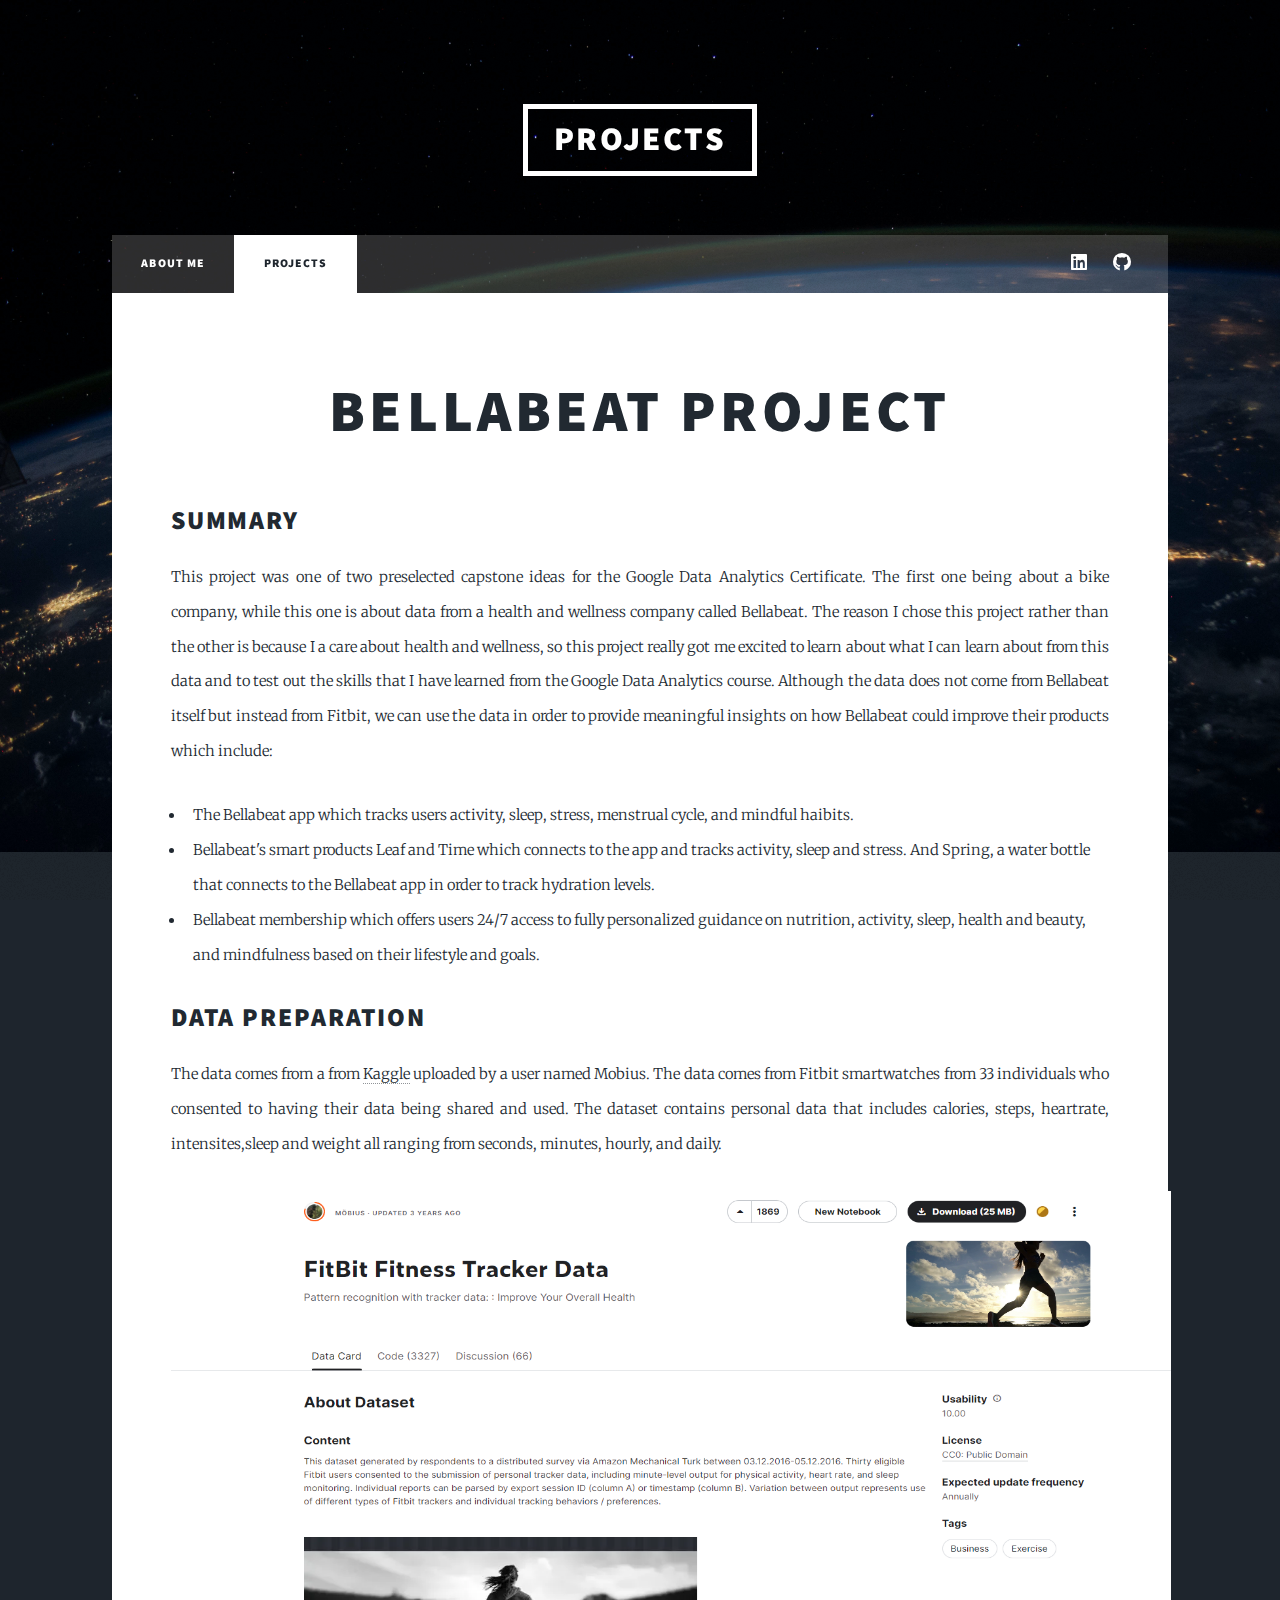
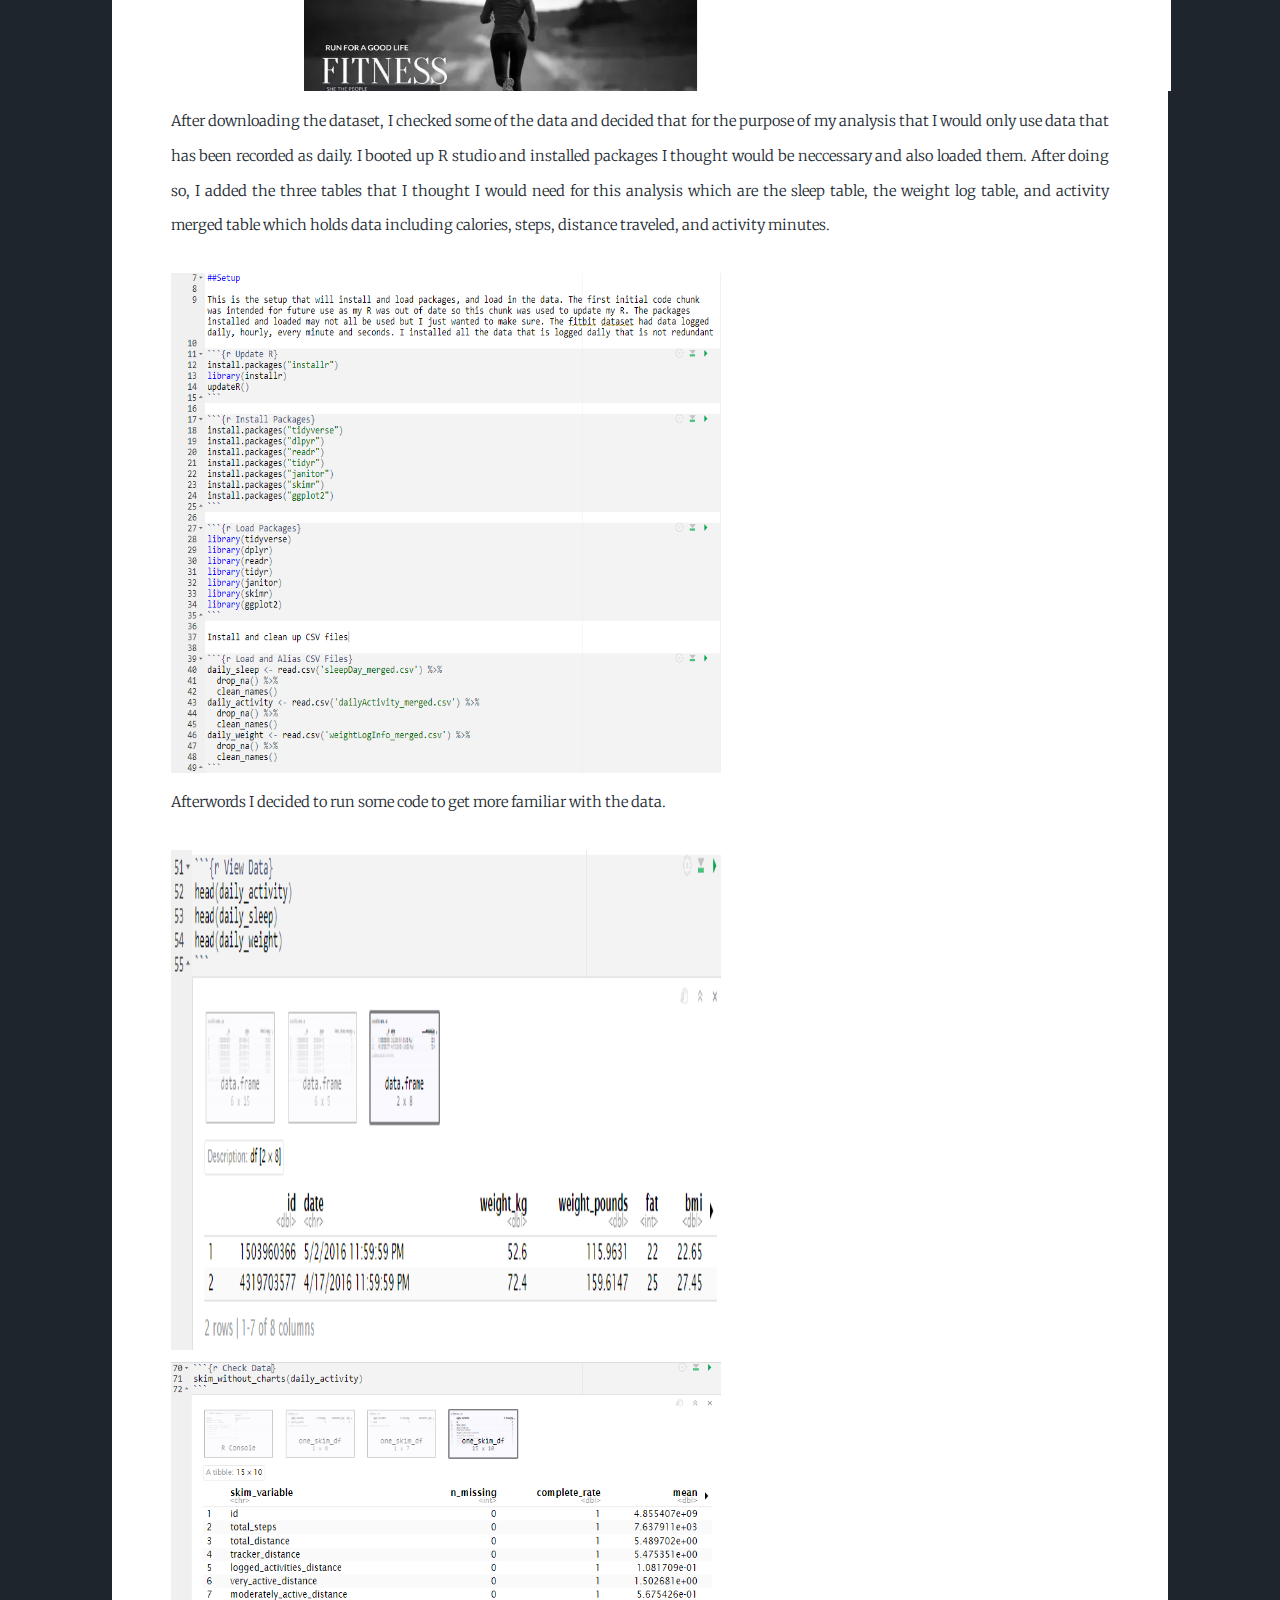
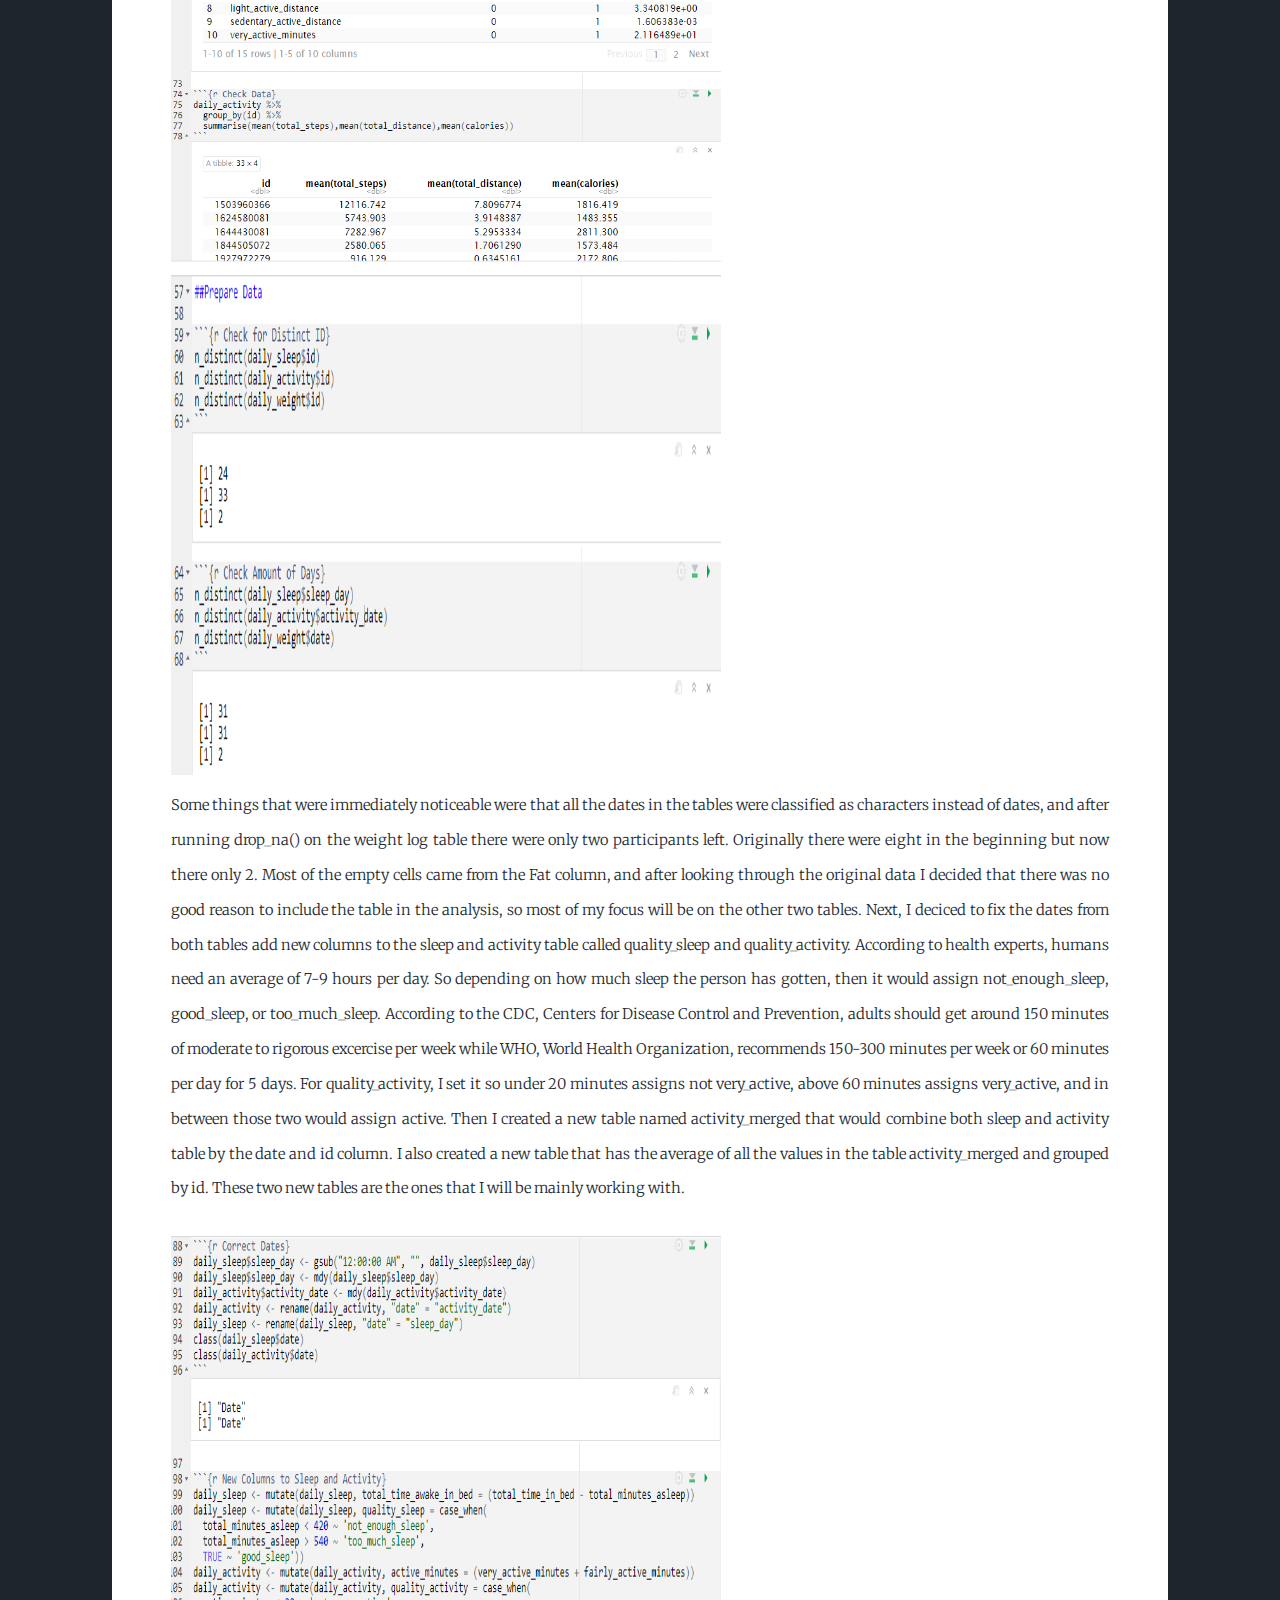
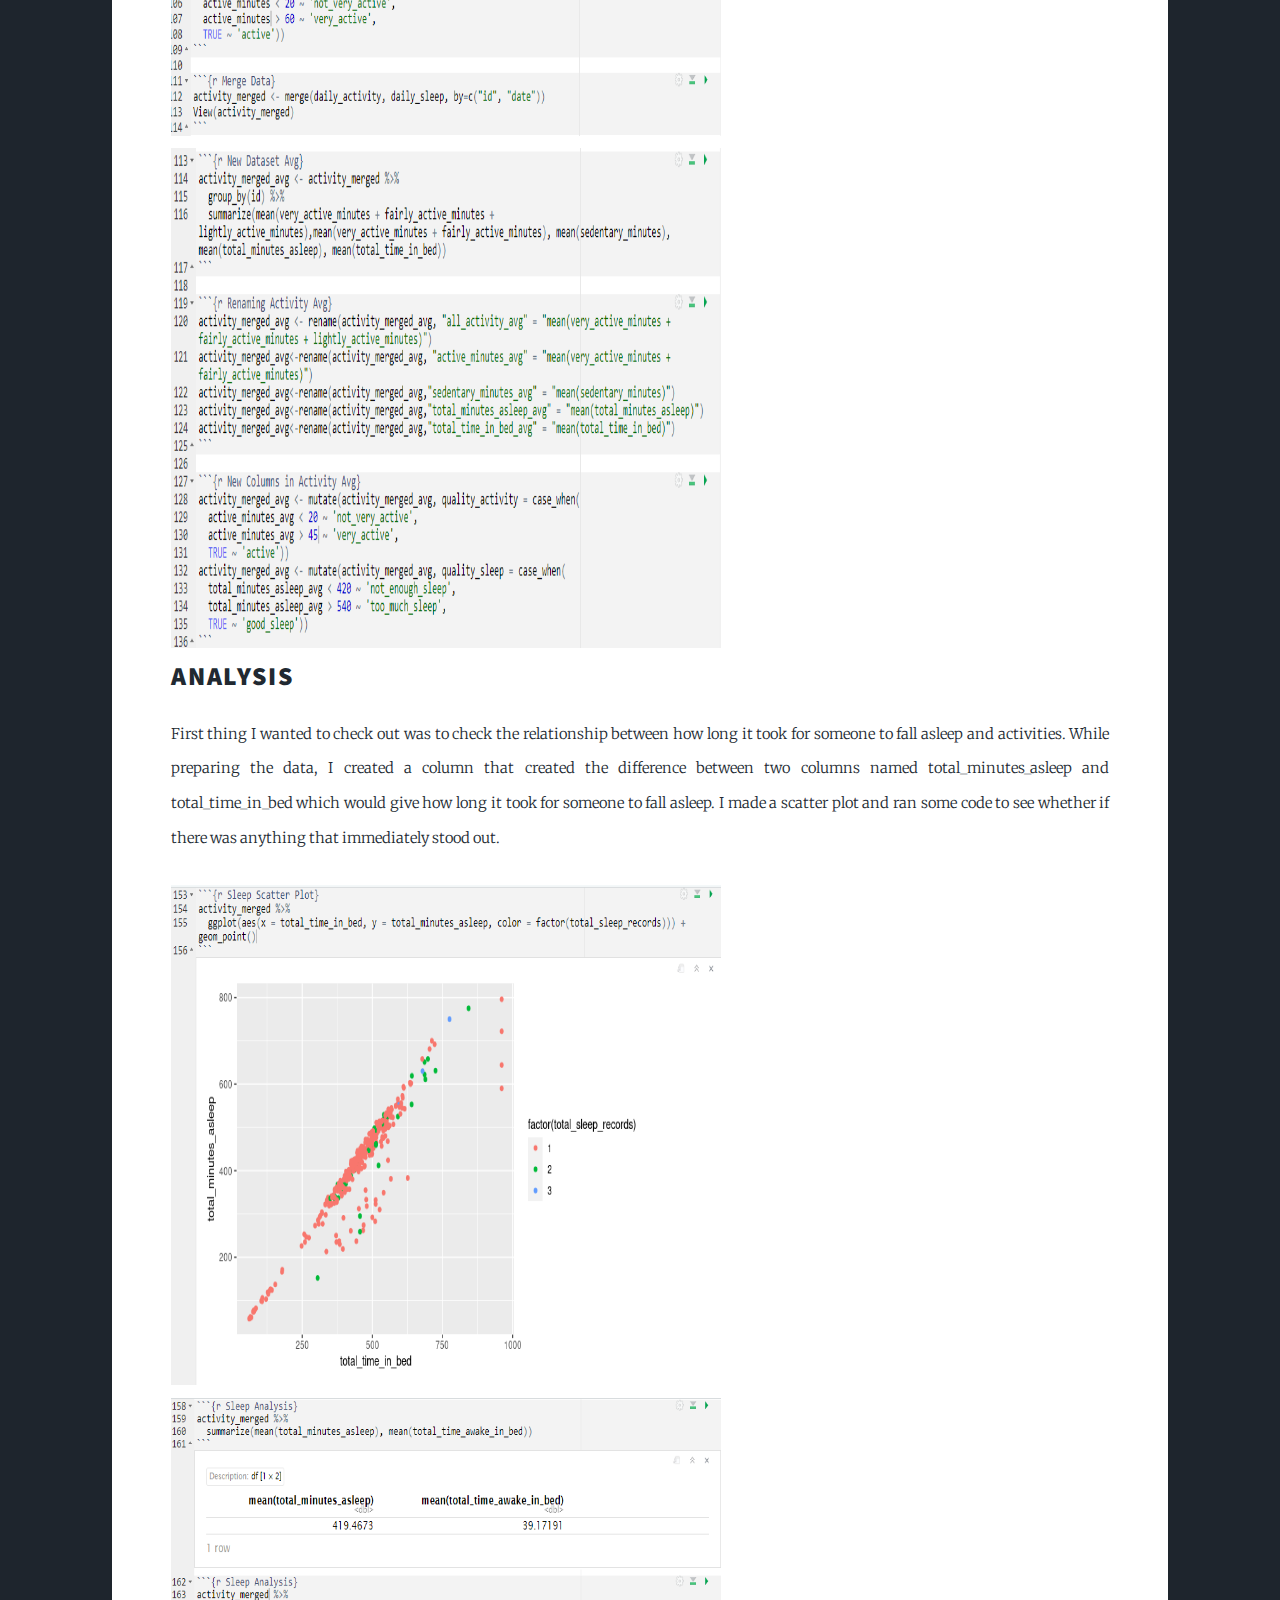
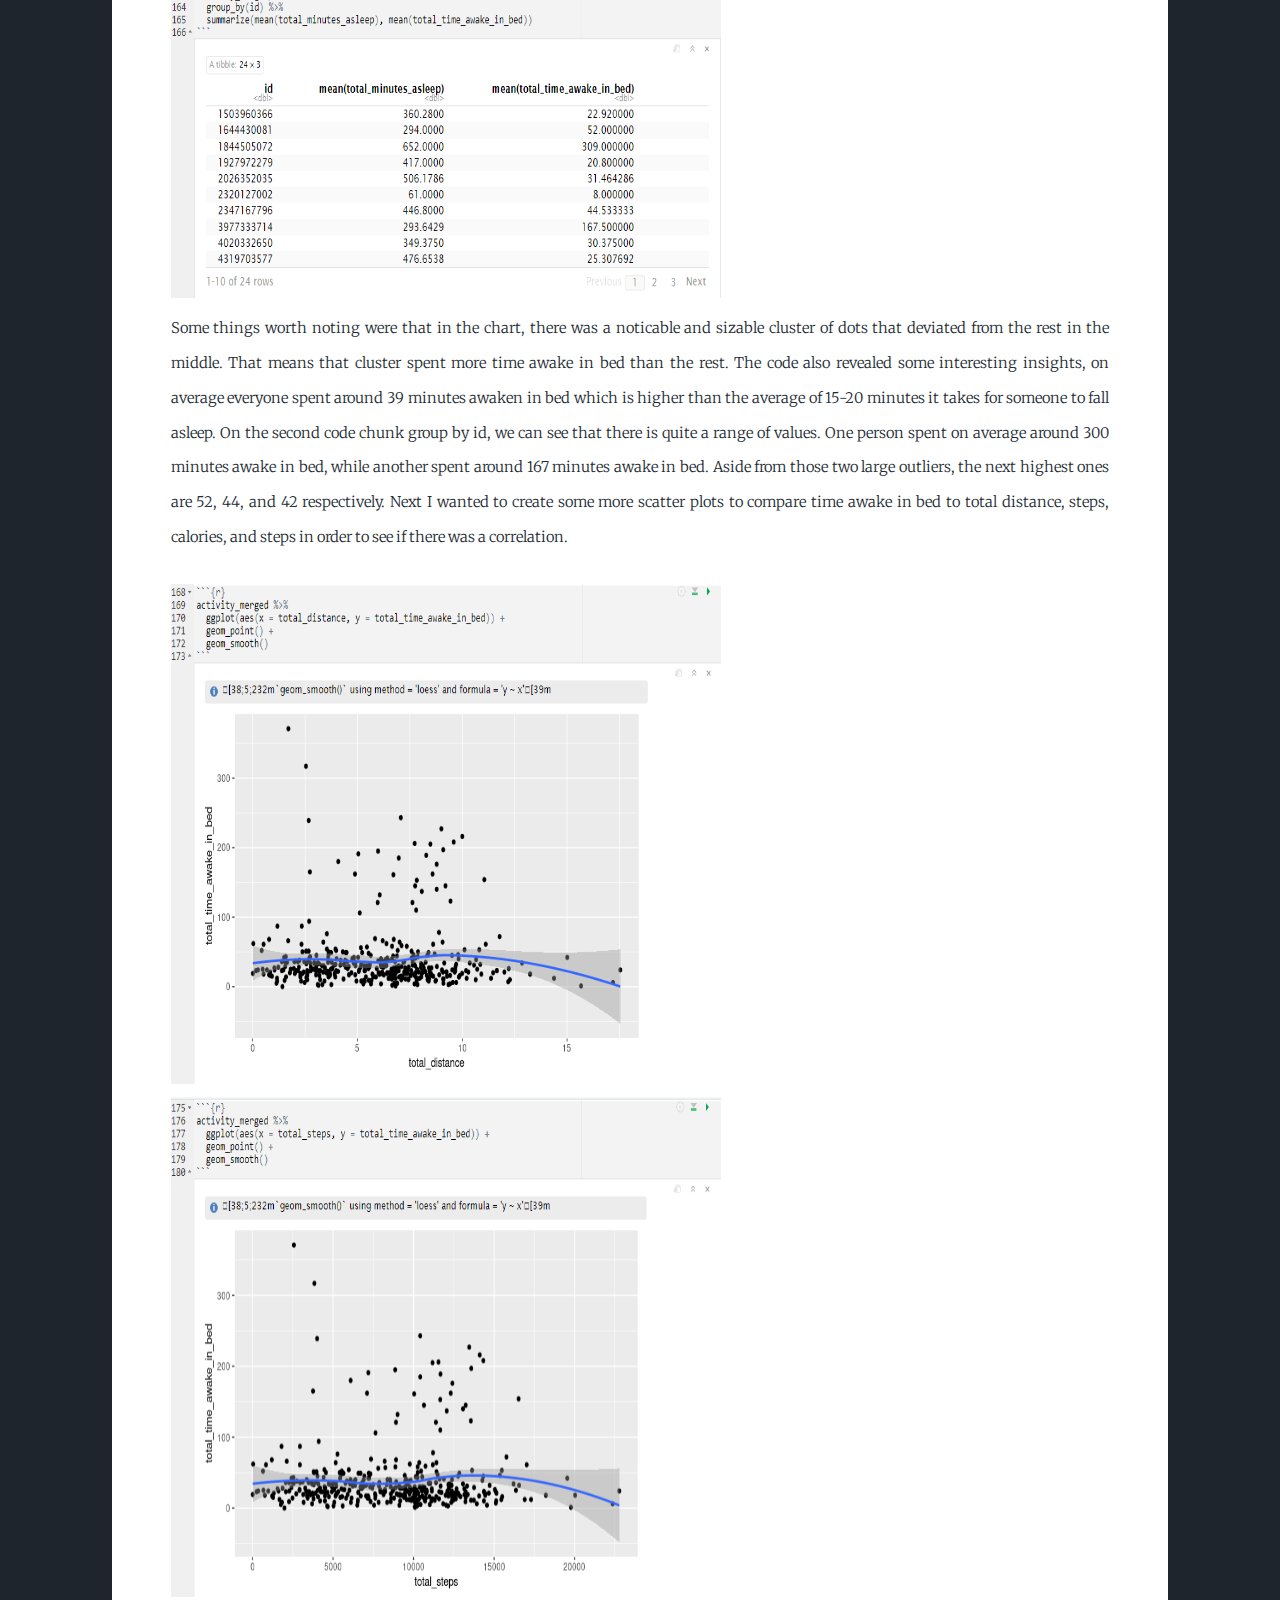
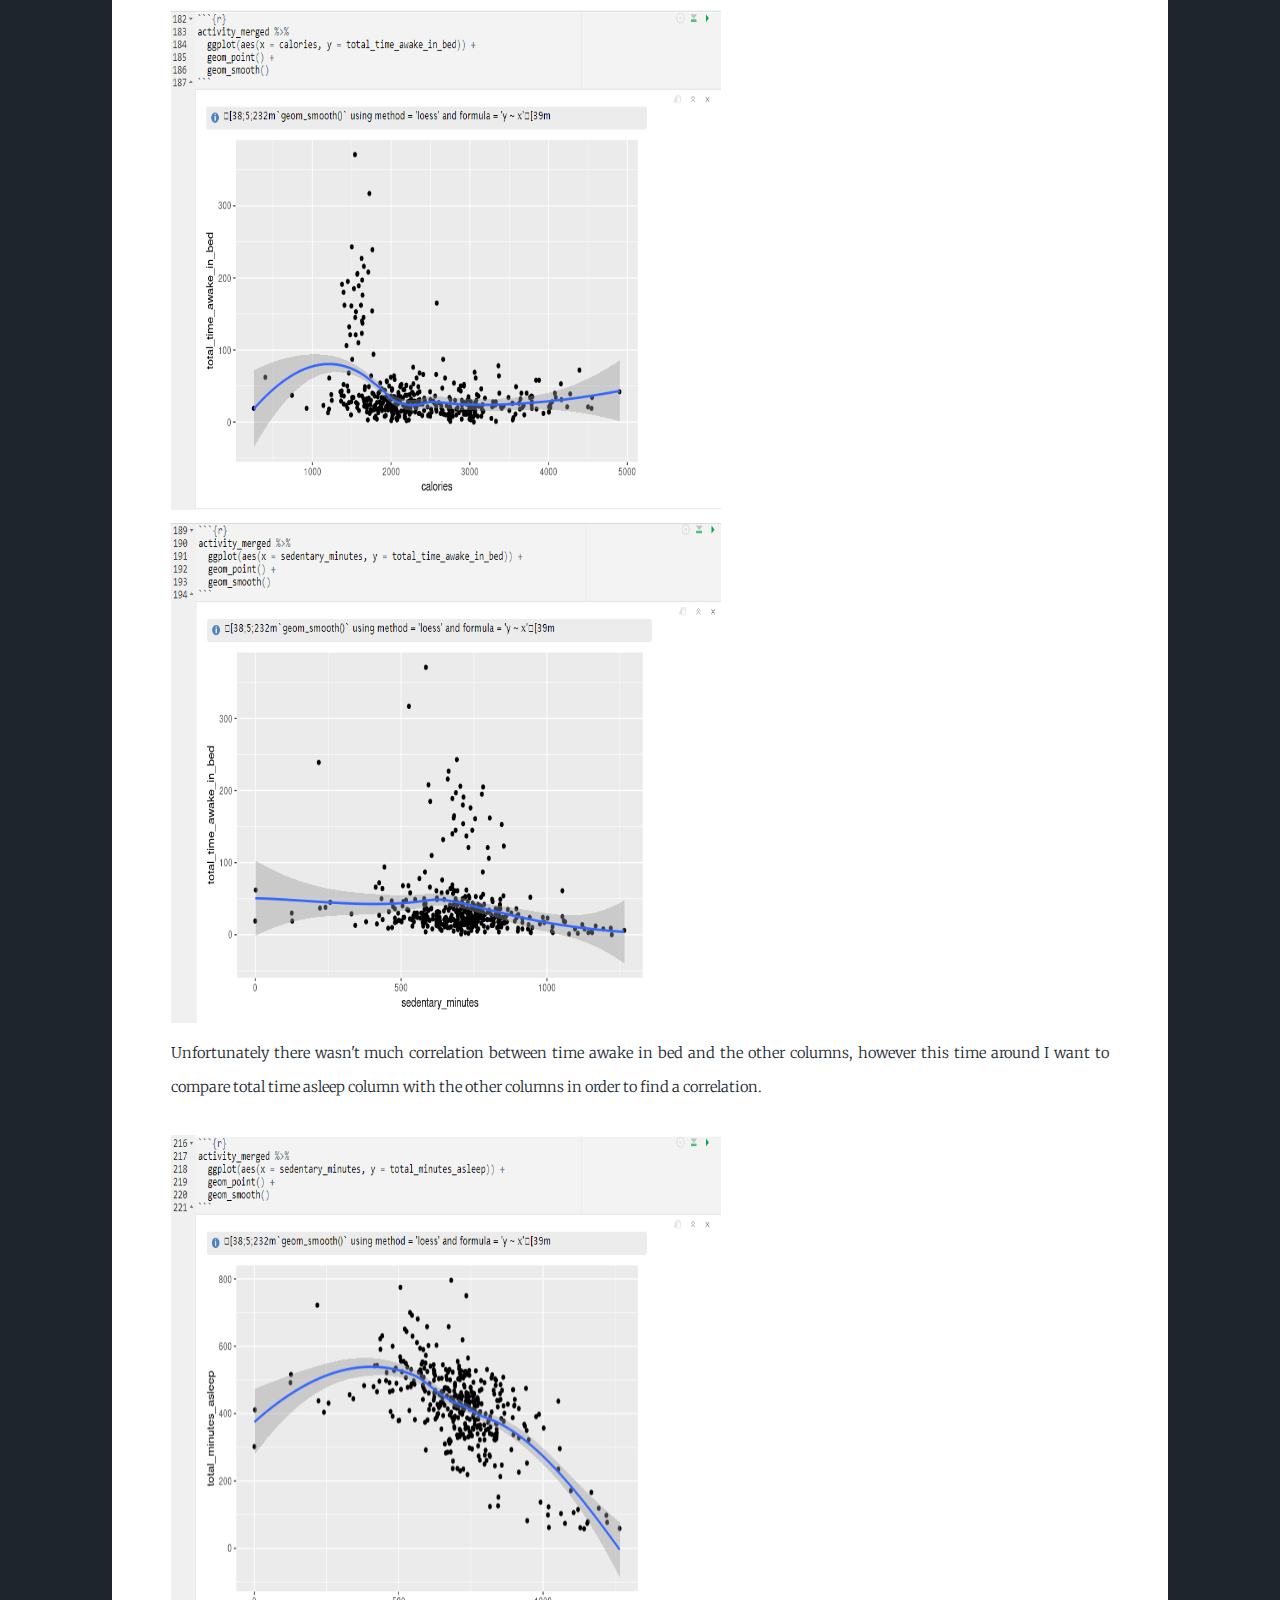
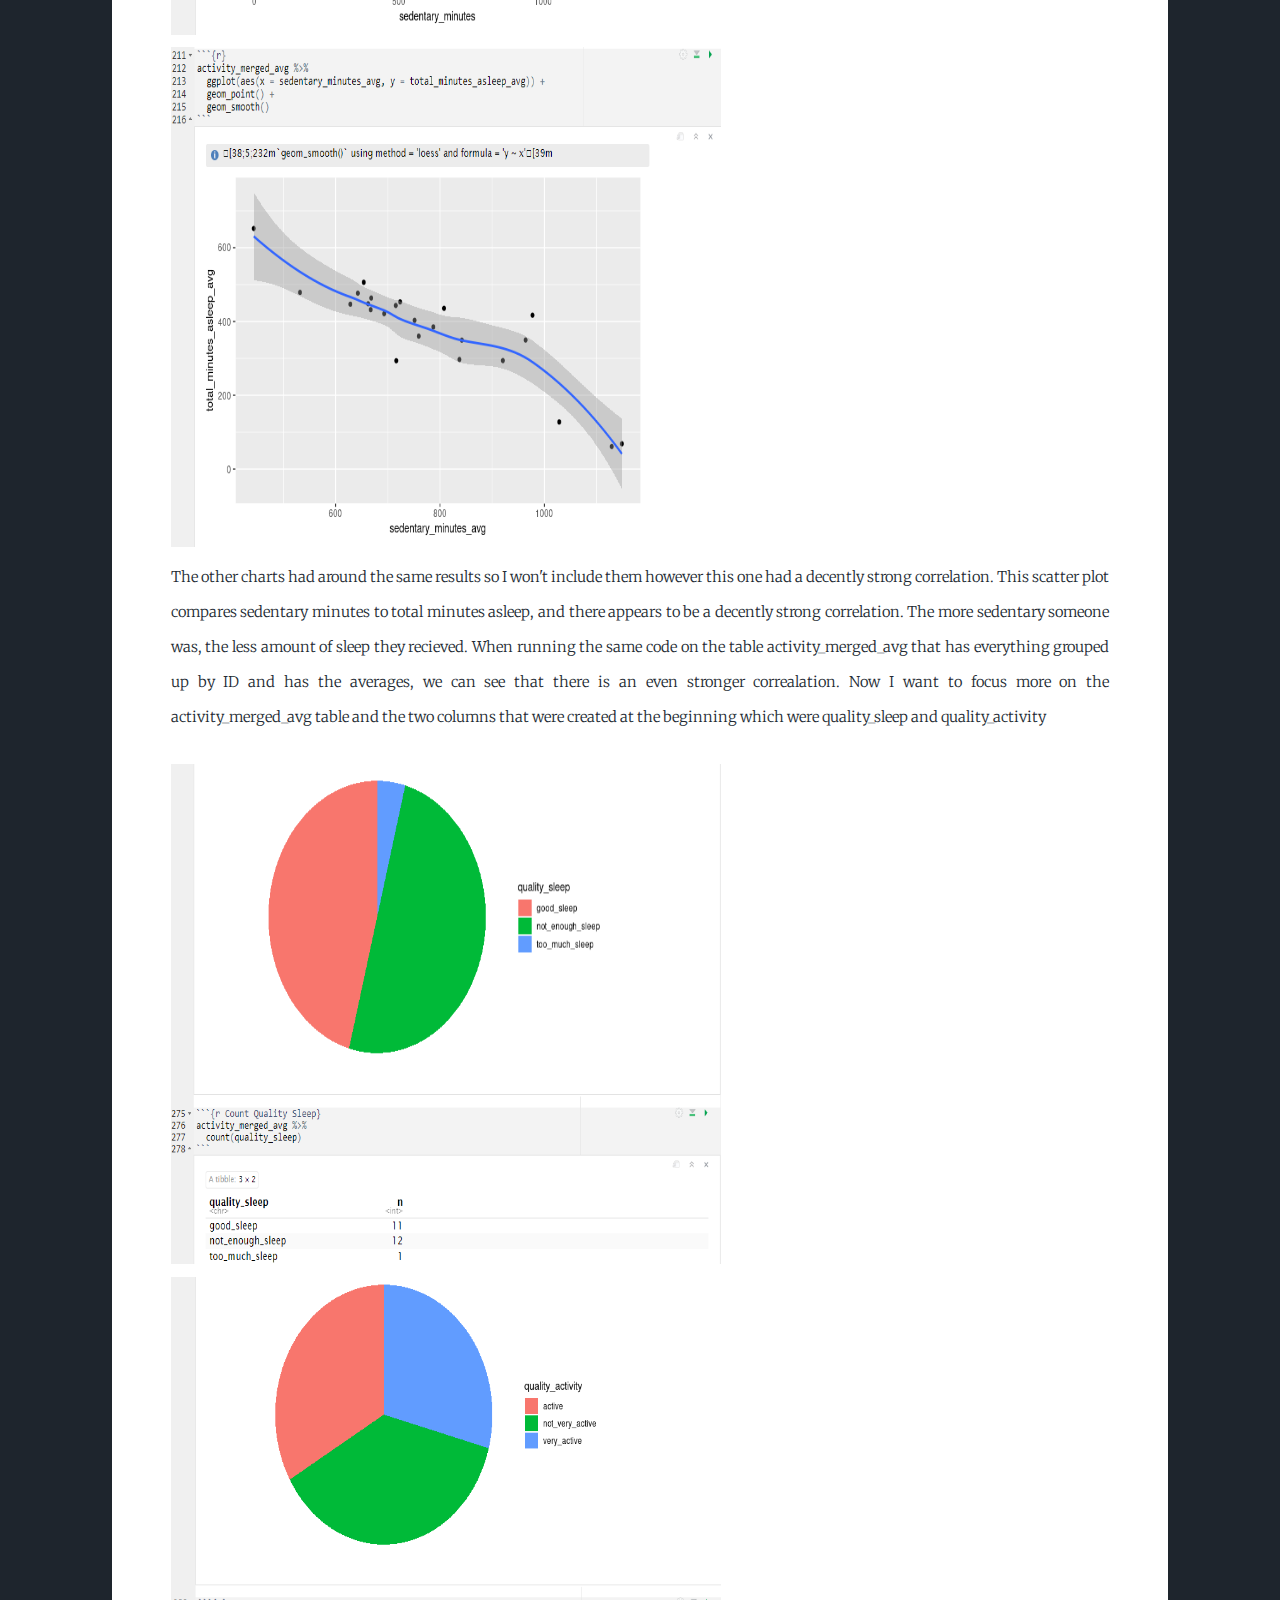
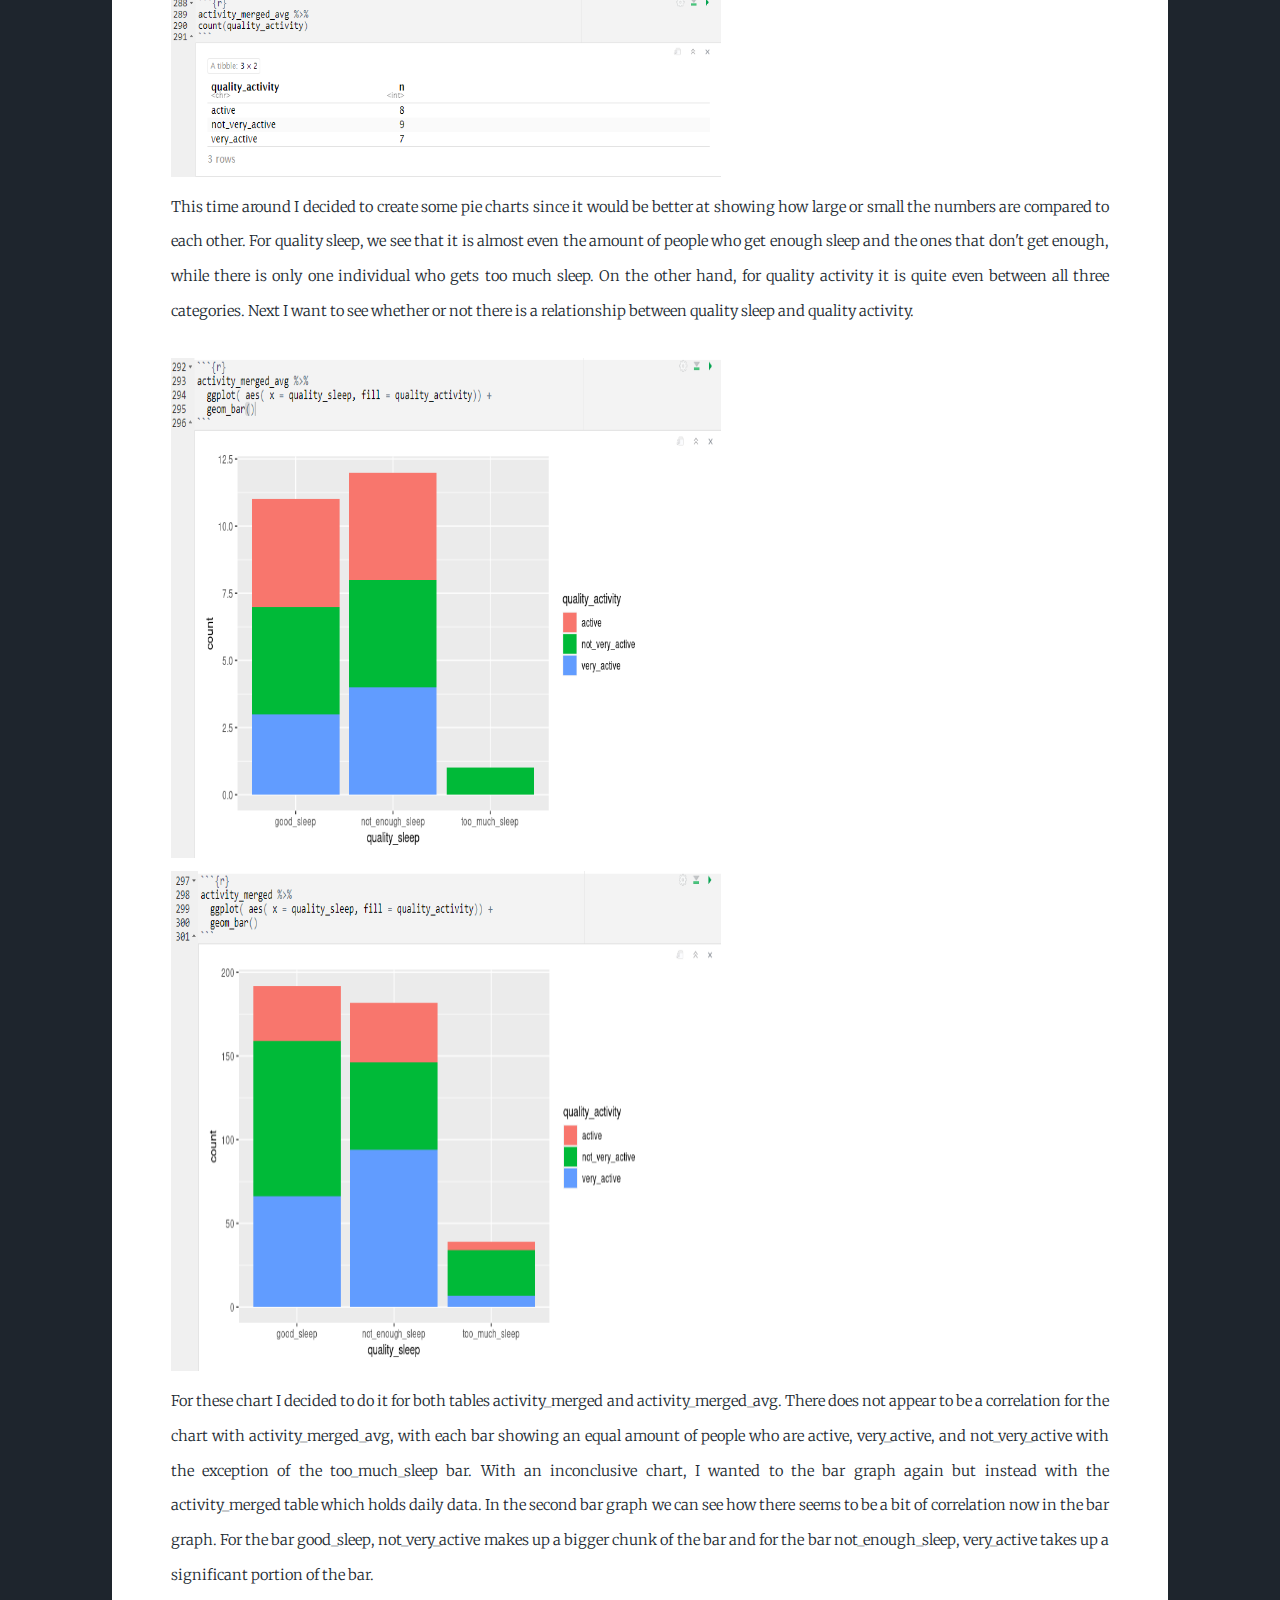
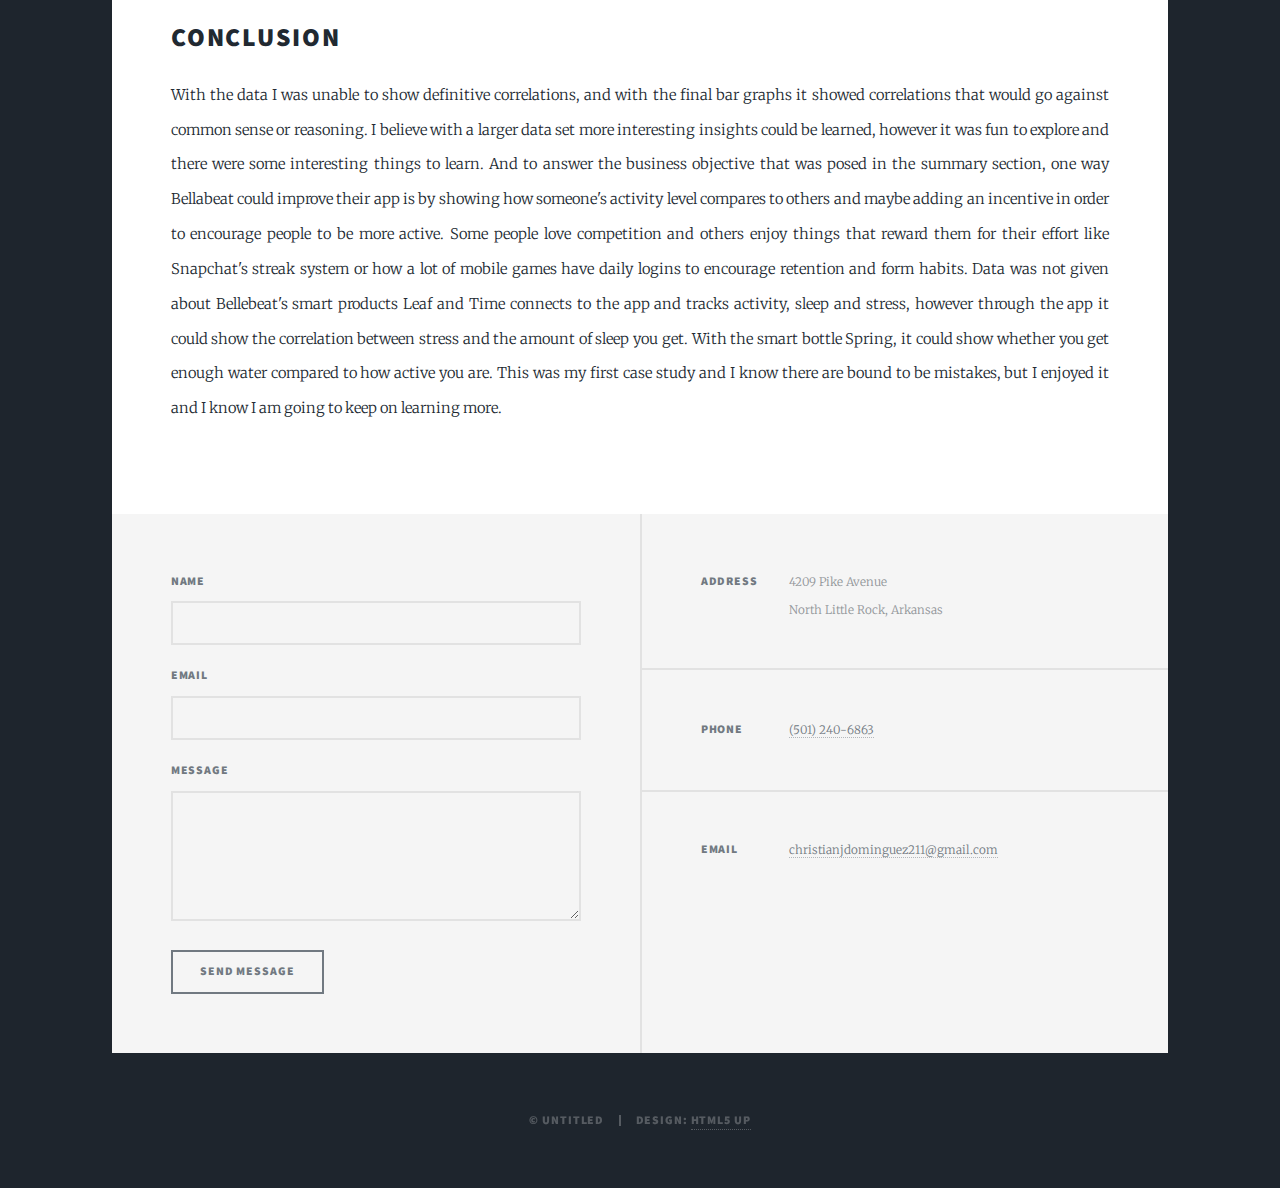
<file: bellabeat_project.html>
<!DOCTYPE HTML>
<!--
	Massively by HTML5 UP
	html5up.net | @ajlkn
	Free for personal and commercial use under the CCA 3.0 license (html5up.net/license)
-->
<html>
<head>
	<title>Bellabeat Project</title>
	<meta charset="utf-8" />
	<meta name="viewport" content="width=device-width, initial-scale=1, user-scalable=no" />
	<link rel="stylesheet" href="assets/css/main.css" />
	<noscript><link rel="stylesheet" href="assets/css/noscript.css" /></noscript>
</head>
	<body class="is-preload">

		<!-- Wrapper -->
			<div id="wrapper">

				<!-- Header -->
					<header id="header">
						<a href="projects.html" class="logo">Projects</a>
					</header>

				<!-- Nav -->
					<nav id="nav">
						<ul class="links">
							<li><a href="index.html">About Me</a></li>
							<li class="active"><a href="projects.html">Projects</a></li>
							
						</ul>
						<ul class="icons">
							<li><a href="https://www.linkedin.com/in/christian-j-dominguez/" class="icon brands fa-linkedin"><span class="label">Linked-In</span></a></li>
							<li><a href="https://github.com/gitPenguin211" class="icon brands fa-github"><span class="label">GitHub</span></a></li>
						</ul>
					</nav>

				<!-- Main -->
					<div id="main">

						<!-- Post -->
						<section class="post">
							<header class="major">
								<h1>Bellabeat Project</h1>

							</header>
							<h2>Summary</h2>
							<p>
								This project was one of two preselected capstone ideas for the Google Data Analytics Certificate. The first one being about a bike company, while this one is about data from a health and wellness company called
								Bellabeat. The reason I chose this project rather than the other is because I a care about health and wellness, so this project really got me excited to learn about what I can learn about from this data and to test
								out the skills that I have learned from the Google Data Analytics course. Although the data does not come from Bellabeat itself but instead from Fitbit, we can use the data in order to provide meaningful insights on
								how Bellabeat could improve their products which include:
							</p>
							<ul>
								<li> The Bellabeat app which tracks users activity, sleep, stress, menstrual cycle, and mindful haibits.</li>
								<li> Bellabeat's smart products Leaf and Time which connects to the app and tracks activity, sleep and stress. And Spring, a water bottle that connects to the Bellabeat app in order to track hydration levels. </li>
								<li>Bellabeat membership which offers users 24/7 access to fully personalized guidance on nutrition, activity, sleep, health and beauty, and mindfulness based on their lifestyle and goals.</li>
							</ul>
							</p>
							<h2>Data Preparation</h2>
							<p>
								The data comes from a from <a href="https://www.kaggle.com/datasets/arashnic/fitbit">Kaggle</a> uploaded by a user named Mobius. The data comes from Fitbit smartwatches from 33 individuals who consented to having their
								data being shared and used. The dataset contains personal data that includes calories, steps, heartrate, intensites,sleep and weight all ranging from seconds, minutes, hourly, and daily.
							</p>
							<img src="images/kaggle_data.png" alt="" height="500" width="1000" />
							<p>
								After downloading the dataset, I checked some of the data and decided that for the purpose of my analysis that I would only use data that has been recorded as daily. I booted up R studio and installed packages I thought
								would be neccessary and also loaded them. After doing so, I added the three tables that I thought I would need for this analysis which are the sleep table, the weight log table, and activity merged table which holds data
								including calories, steps, distance traveled, and activity minutes.
							</p>
							<img src="images/setup.png" alt="" height="500" width="550" />
							<p>
								Afterwords I decided to run some code to get more familiar with the data.
							</p>
							<img src="images/check_data_1.png" alt="" height="500" width="550" />
							<img src="images/check_data_2.png" alt="" height="500" width="550" />
							<img src="images/check_data_3.png" alt="" height="500" width="550" />
							<p>
								Some things that were immediately noticeable were that all the dates in the tables were classified as characters instead of dates, and after running drop_na() on the weight log table there were only
								two participants left. Originally there were eight in the beginning but now there only 2. Most of the empty cells came from the Fat column, and after looking through the original data I decided that there was
								no good reason to include the table in the analysis, so most of my focus will be on the other two tables. Next, I deciced to fix the dates from both tables  add new columns to the sleep and activity table called quality_sleep and quality_activity. According to health experts, humans need an average of 7-9 hours per day. So depending on how much
								sleep the person has gotten, then it would assign not_enough_sleep, good_sleep, or too_much_sleep. According to the CDC, Centers for Disease Control and Prevention, adults should get around 150 minutes of moderate to
								rigorous excercise per week while WHO, World Health Organization, recommends 150-300 minutes per week or 60 minutes per day for 5 days. For quality_activity, I set it so under 20 minutes assigns not very_active,
								above 60 minutes assigns very_active, and in between those two would assign active. Then I created a new table named activity_merged that would combine both sleep and activity table by the date and id column. I also created a new table that has
								the average of all the values in the table activity_merged and grouped by id. These two new tables are the ones that I will be mainly working with.
							</p>
							<img src="images/correct_dates.png" alt="" height="500" width="550" />
							<img src="images/new_tables.png" alt="" height="500" width="550" />

							<h2>Analysis</h2>
							<p>
								First thing I wanted to check out was to check the relationship between how long it took for someone to fall asleep and activities. While preparing the data, I created a column that created the difference between
								two columns named total_minutes_asleep and total_time_in_bed which would give how long it took for someone to fall asleep. I made a scatter plot and ran some code to see whether if there was anything that immediately
								stood out.
							</p>
							<img src="images/sleep_chart.png" alt="" height="500" width="550" />
							<img src="images/sleep_analysis.png" alt="" height="500" width="550" />
							<p>
								Some things worth noting were that in the chart, there was a noticable and sizable cluster of dots that deviated from the rest in the middle. That means that cluster spent more time awake in bed than the rest. The code also
								revealed some interesting insights, on average everyone spent around 39 minutes awaken in bed which is higher than the average of 15-20 minutes it takes for someone to fall asleep. On the second code chunk group by id, we can see that there is quite a range of values.
								One person spent on average around 300 minutes awake in bed, while another spent around 167 minutes awake in bed. Aside from those two large outliers, the next highest ones are 52, 44, and 42 respectively. Next I wanted to create some
								more scatter plots to compare time awake in bed to total distance, steps, calories, and steps in order to see if there was a correlation.
							</p>
							<img src="images/sleep_chart1.png" alt="" height="500" width="550" />
							<img src="images/sleep_chart2.png" alt="" height="500" width="550" />
							<img src="images/sleep_chart3.png" alt="" height="500" width="550" />
							<img src="images/sleep_chart4.png" alt="" height="500" width="550" />
							<p>
								Unfortunately there wasn't much correlation between time awake in bed and the other columns,  however this time around I want to compare total time asleep column with the other columns in order to find a correlation.
							</p>
							<img src="images/sleep_chart5.png" alt="" height="500" width="550" />
							<img src="images/sleep_chart6.png" alt="" height="500" width="550" />
							<p>
								The other charts had around the same results so I won't include them however this one had a decently strong correlation. This scatter plot compares sedentary minutes to total minutes asleep, and there appears to be a decently strong correlation.
								The more sedentary someone was, the less amount of sleep they recieved. When running the same code on the table activity_merged_avg that has everything grouped up by ID and has the averages, we can see that there is an even stronger correalation.
								Now I want to focus more on the activity_merged_avg table and the two columns that were created at the beginning which were quality_sleep and quality_activity
							</p>
							<img src="images/sleep_chart7.png" alt="" height="500" width="550" />
							<img src="images/activity_chart.png" alt="" height="500" width="550" />
							<p>
								This time around I decided to create some pie charts since it would be better at showing how large or small the numbers are compared to each other. For quality sleep, we see that it is almost even the amount of people who get enough sleep and the
								ones that don't get enough, while there is only one individual who gets too much sleep. On the other hand, for quality activity it is quite even between all three categories.
								Next I want to see whether or not there is a relationship between quality sleep and quality activity.
							</p>
							<img src="images/activity_chart1.png" alt="" height="500" width="550" />
							<img src="images/activity_chart2.png" alt="" height="500" width="550" />
							<p>
								For these chart I decided to do it for both tables activity_merged and activity_merged_avg. There does not appear to be a correlation for the chart with activity_merged_avg, with each bar showing an equal amount of people who are active, very_active, and not_very_active with 
								the exception of the too_much_sleep bar. With an inconclusive chart, I wanted to the bar graph again but instead with the activity_merged table which holds daily data. In the second bar graph we can see how there seems to be a bit of correlation now in the bar graph.
								For the bar good_sleep, not_very_active makes up a bigger chunk of the bar and for the bar not_enough_sleep, very_active takes up a significant portion of the bar. 
							</p>
							<h2>Conclusion</h2>
							<p>
								With the data I was unable to show definitive correlations, and with the final bar graphs it showed correlations that would go against common sense or reasoning. I believe with a larger data set more interesting insights could be learned,
								however it was fun to explore and there were some interesting things to learn. And to answer the business objective that was posed in the summary section, one way Bellabeat could improve their app is by showing how someone's activity level compares to others and maybe adding an incentive
								in order to encourage people to be more active. Some people love competition and others enjoy things that reward them for their effort like Snapchat's streak system or how a lot of mobile games have daily logins to encourage retention and form habits.
								Data was not given about Bellebeat's smart products Leaf and Time connects to the app and tracks activity, sleep and stress, however through the app it could show the correlation between stress and the amount of sleep you get. With the smart bottle Spring, it could show whether you get enough
								water compared to how active you are. 

								This was my first case study and I know there are bound to be mistakes, but I enjoyed it and I know I am going to keep on learning more.
						</section>

					</div>

				<!-- Footer -->
					<footer id="footer">
						<section>
							<form method="post" action="#">
								<div class="fields">
									<div class="field">
										<label for="name">Name</label>
										<input type="text" name="name" id="name" />
									</div>
									<div class="field">
										<label for="email">Email</label>
										<input type="text" name="email" id="email" />
									</div>
									<div class="field">
										<label for="message">Message</label>
										<textarea name="message" id="message" rows="3"></textarea>
									</div>
								</div>
								<ul class="actions">
									<li><input type="submit" value="Send Message" /></li>
								</ul>
							</form>
						</section>
						<section class="split contact">
							<section class="alt">
								<h3>Address</h3>
								<p>4209 Pike Avenue<br />
								North Little Rock, Arkansas</p>
							</section>
							<section>
								<h3>Phone</h3>
								<p><a href="#">(501) 240-6863</a></p>
							</section>
							<section>
								<h3>Email</h3>
								<p><a href="#">christianjdominguez211@gmail.com</a></p>
							</section>
						</section>
					</footer>

				<!-- Copyright -->
					<div id="copyright">
						<ul><li>&copy; Untitled</li><li>Design: <a href="https://html5up.net">HTML5 UP</a></li></ul>
					</div>

			</div>

		<!-- Scripts -->
			<script src="assets/js/jquery.min.js"></script>
			<script src="assets/js/jquery.scrollex.min.js"></script>
			<script src="assets/js/jquery.scrolly.min.js"></script>
			<script src="assets/js/browser.min.js"></script>
			<script src="assets/js/breakpoints.min.js"></script>
			<script src="assets/js/util.js"></script>
			<script src="assets/js/main.js"></script>

	</body>
</html>
</file>
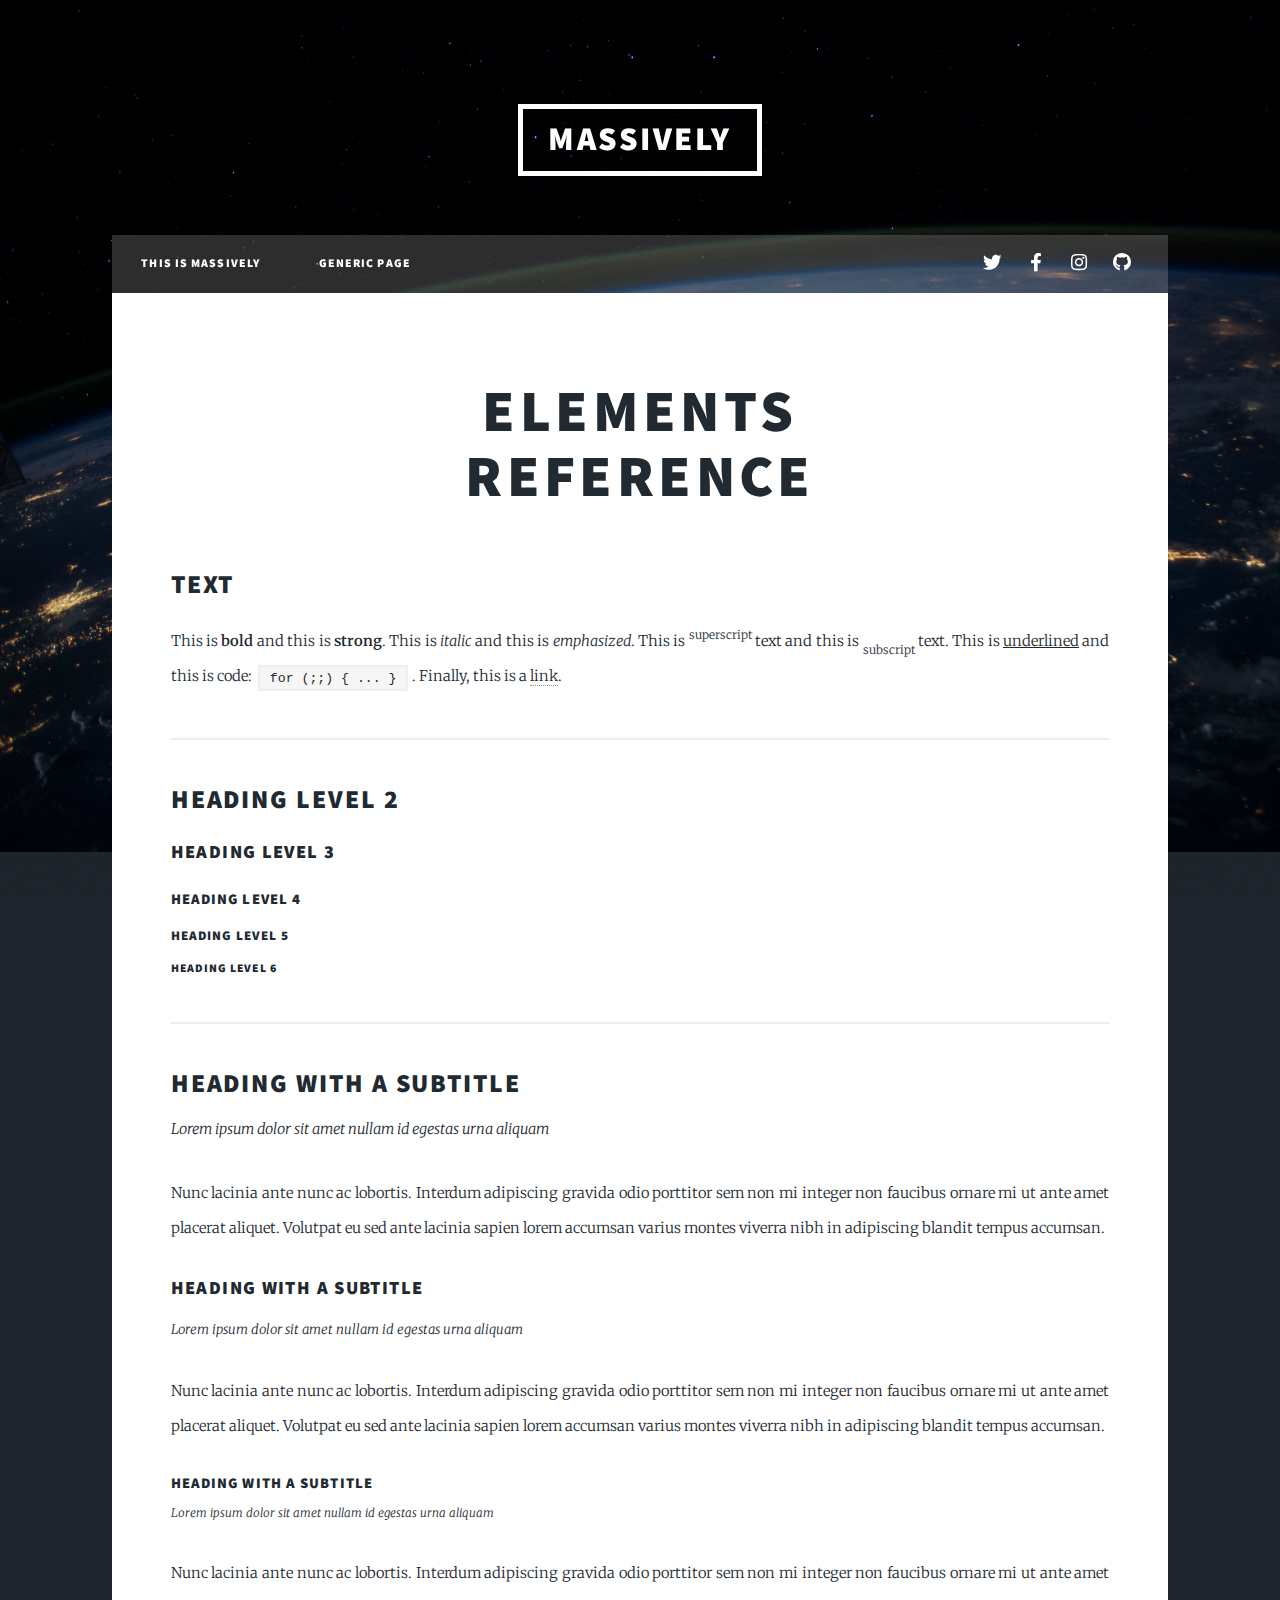
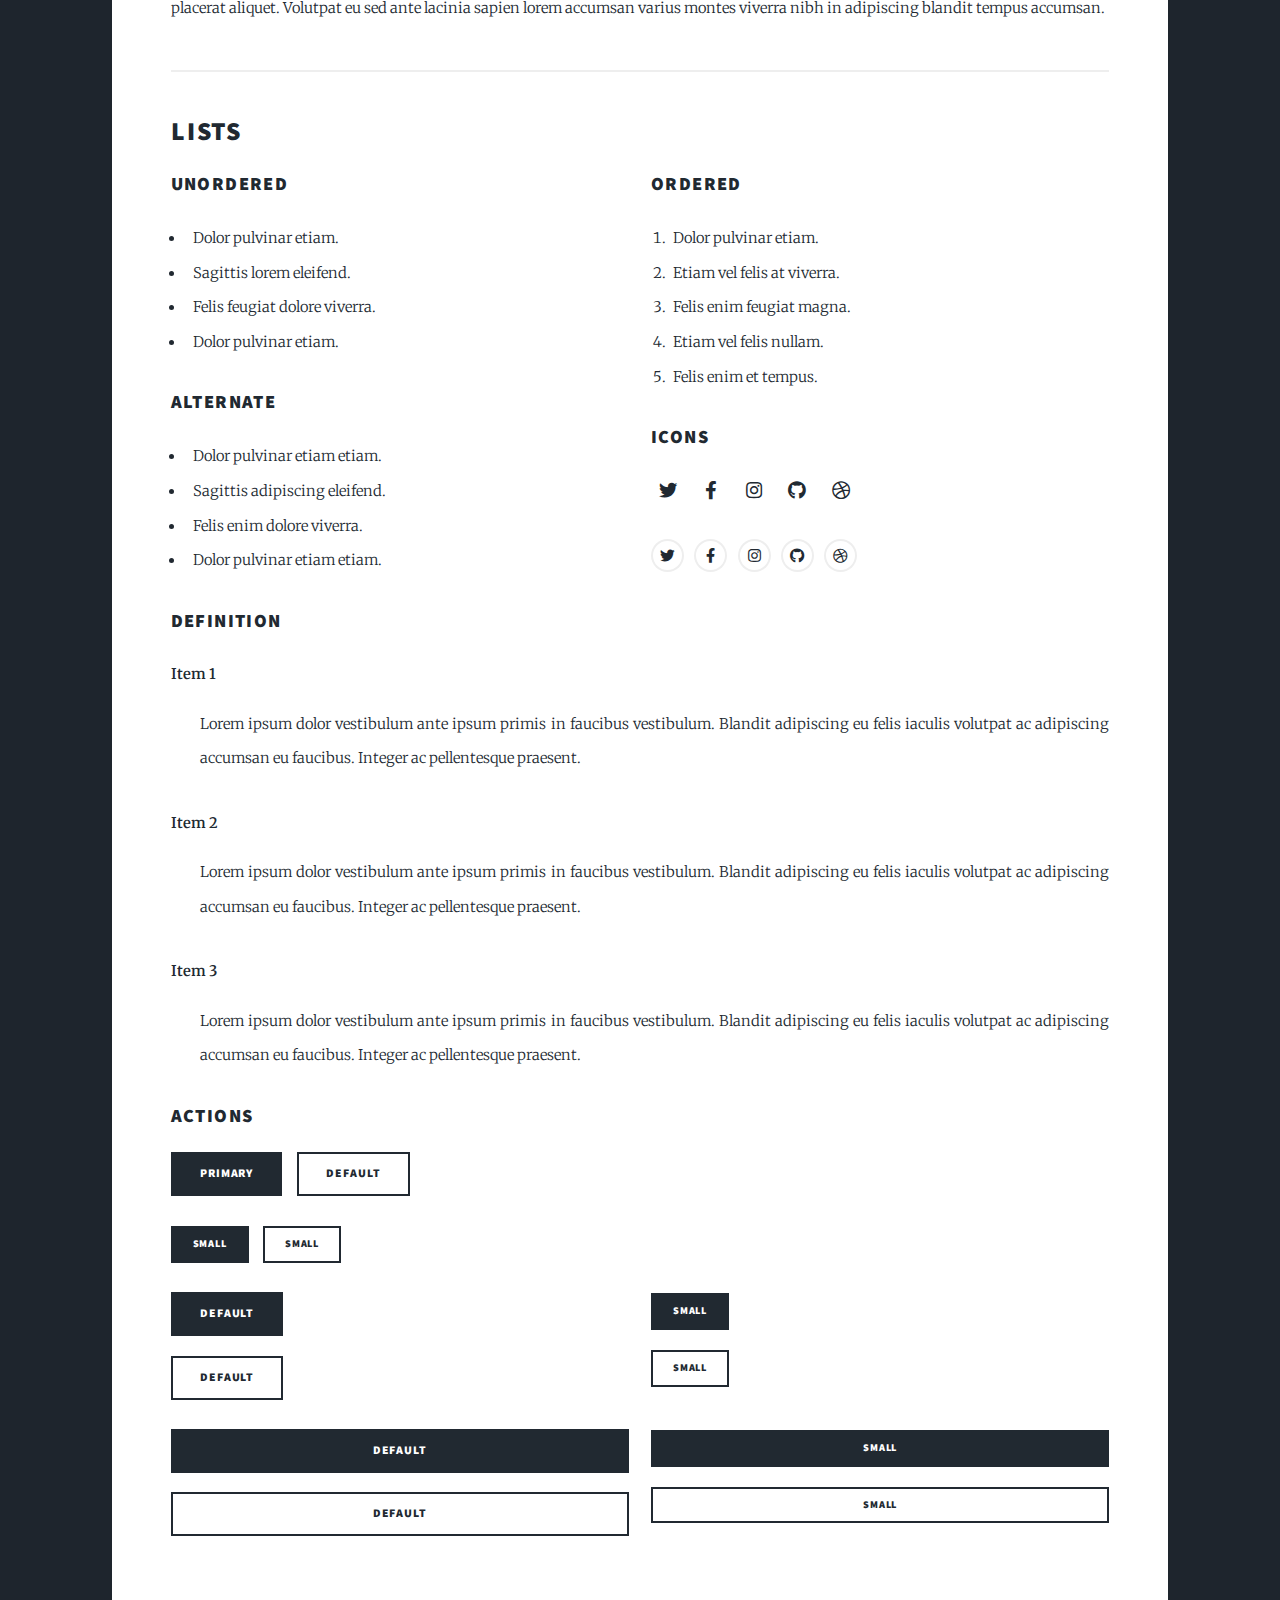
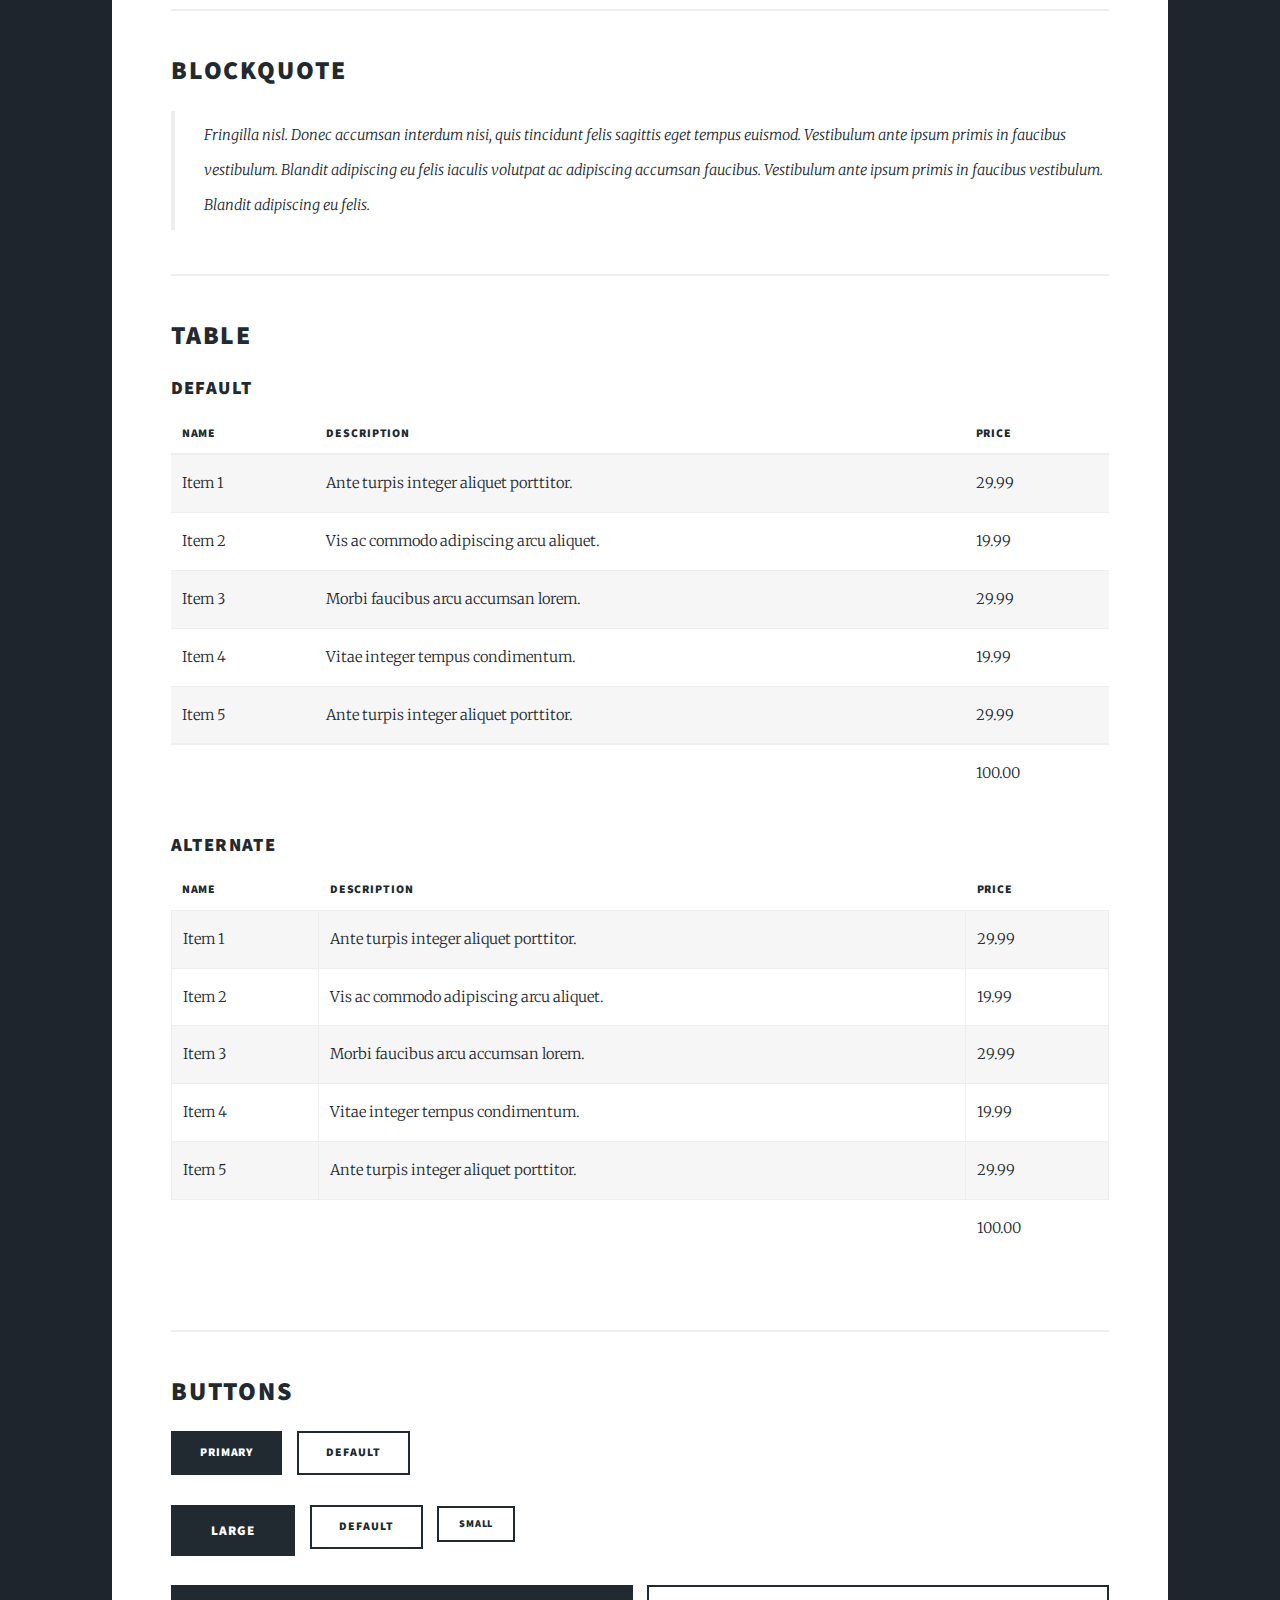
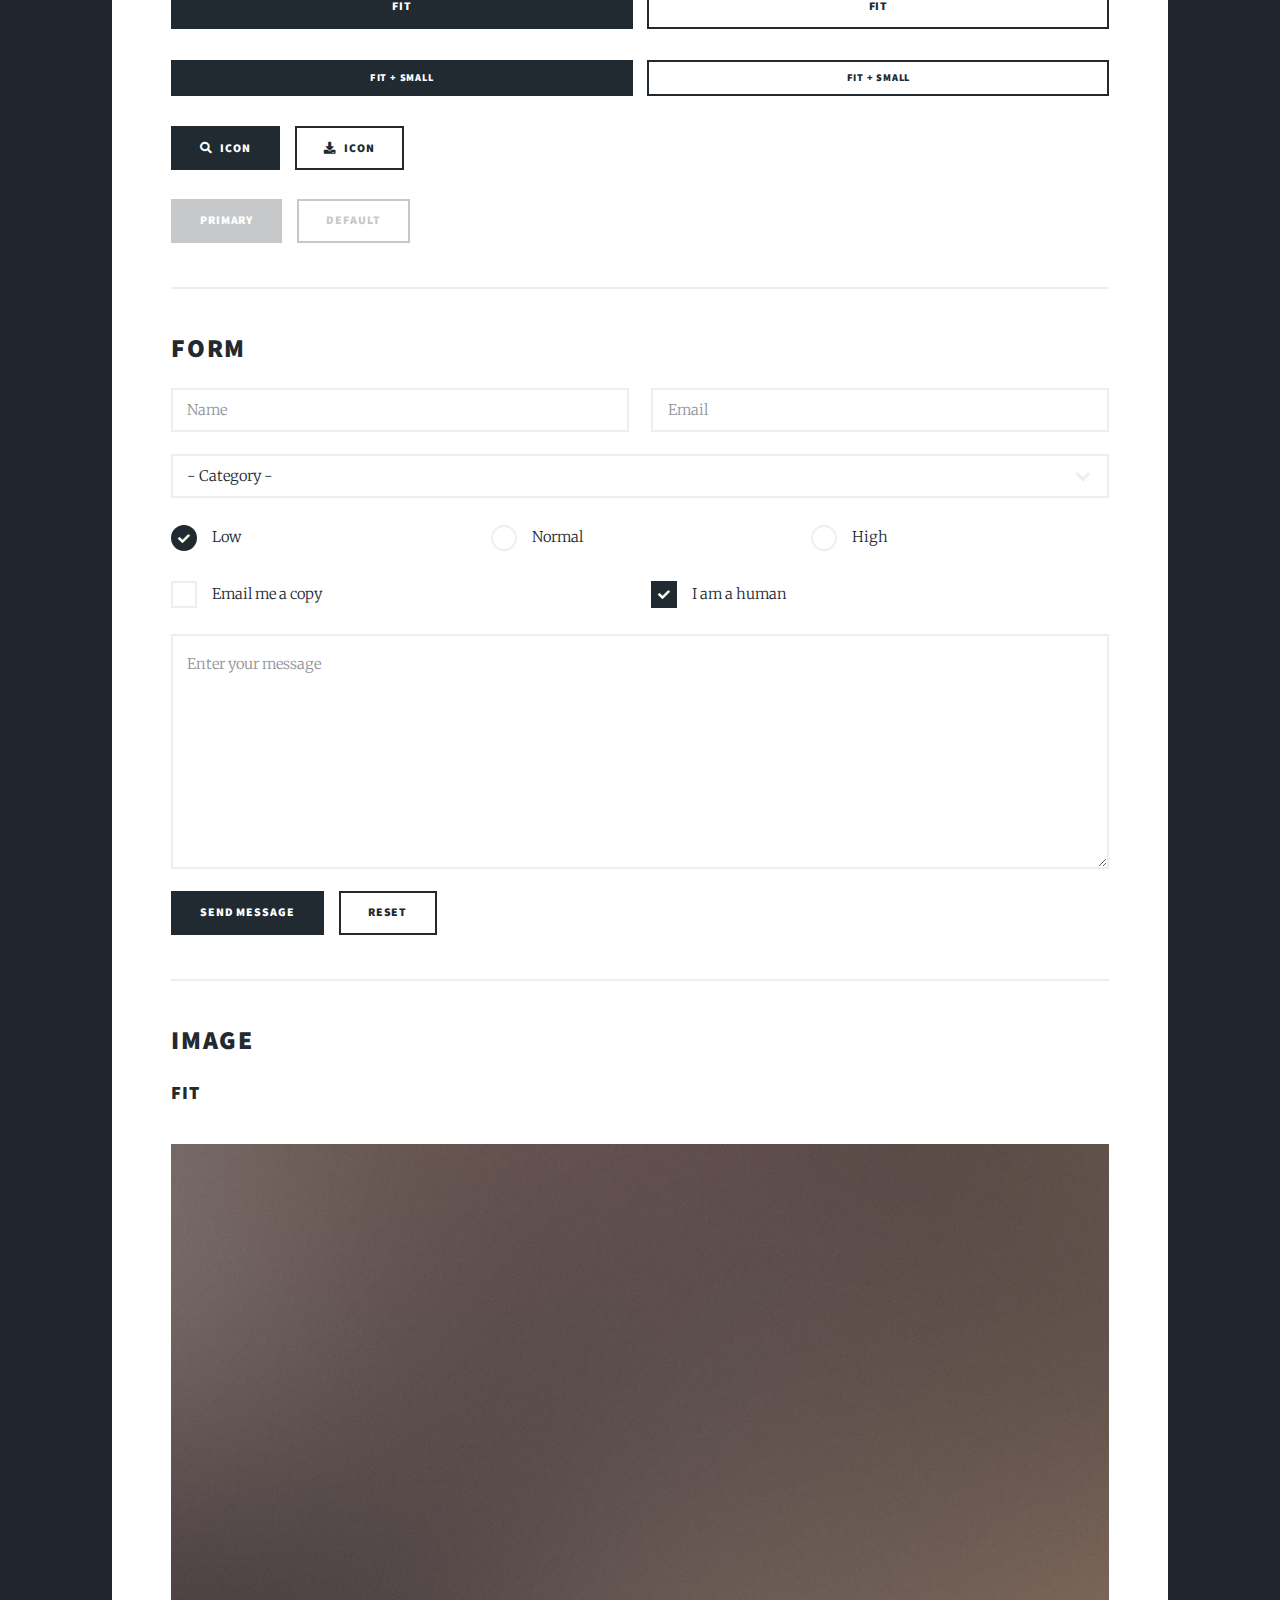
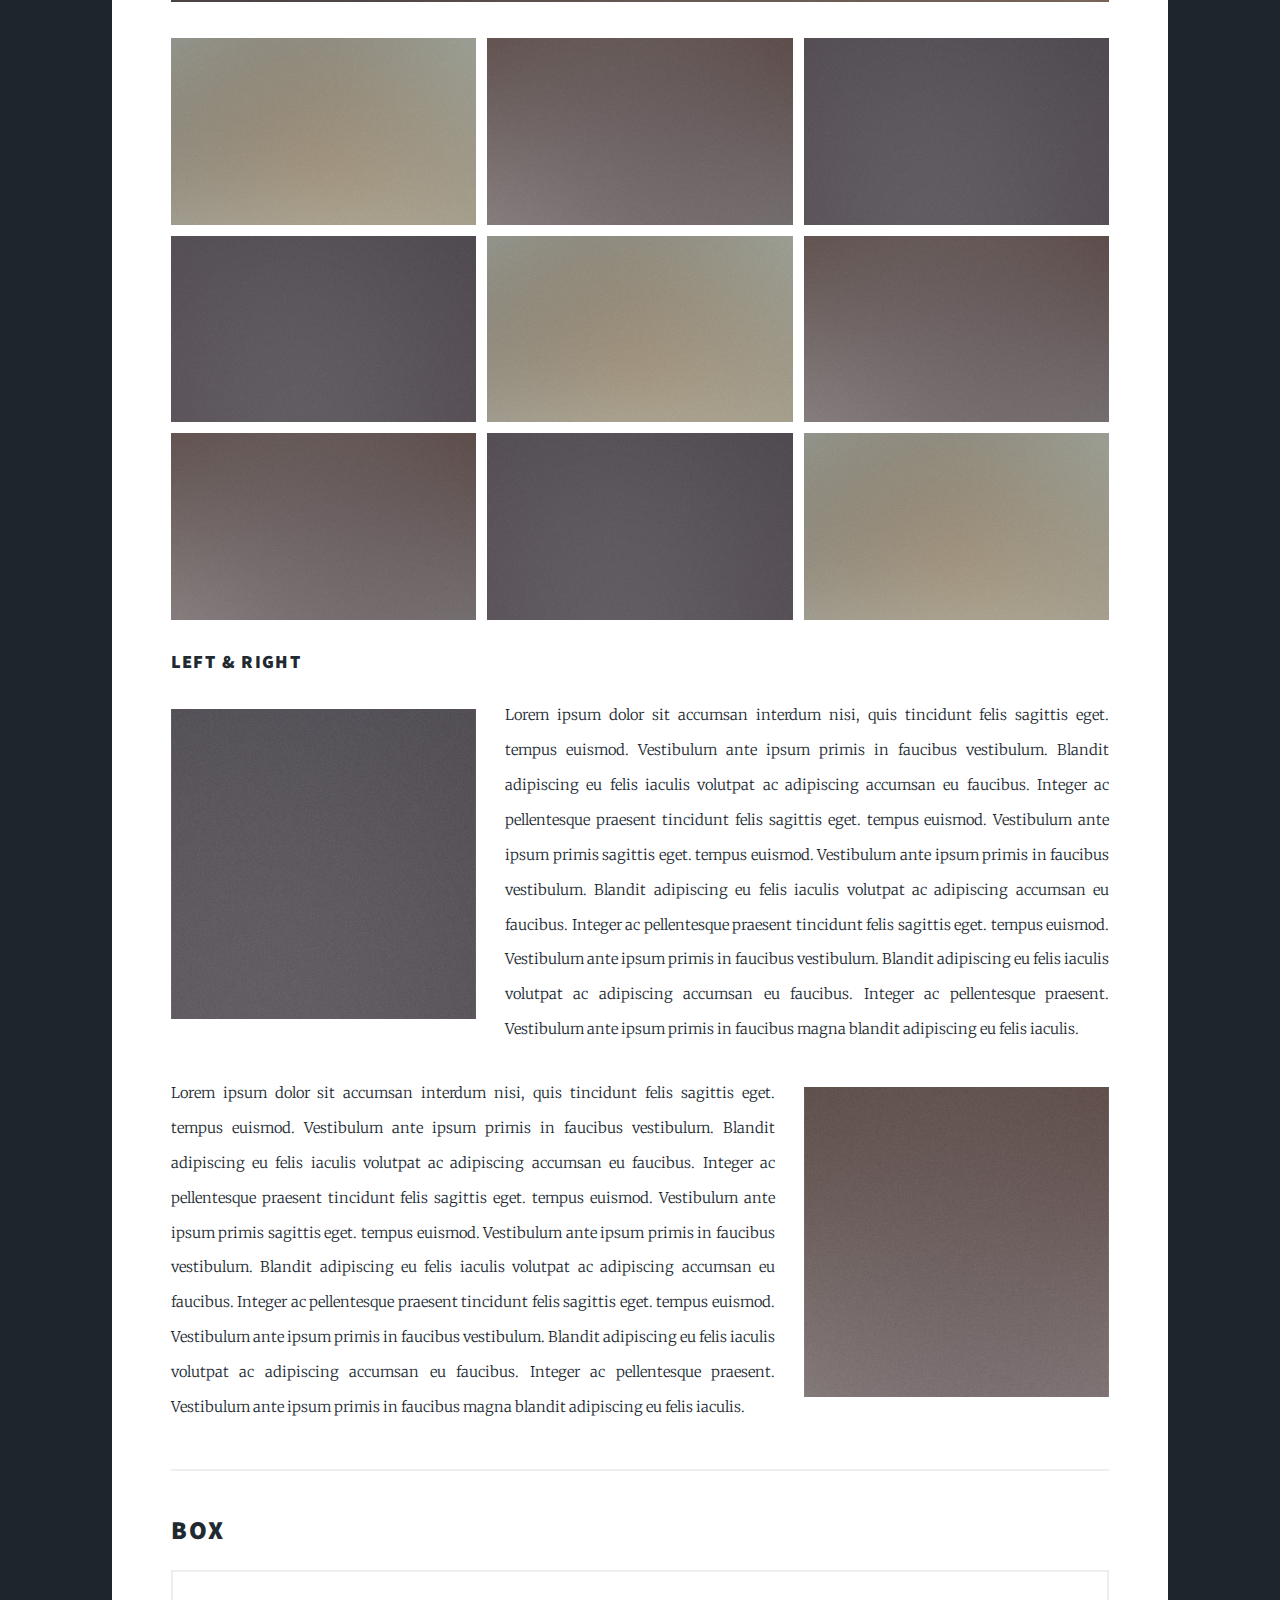
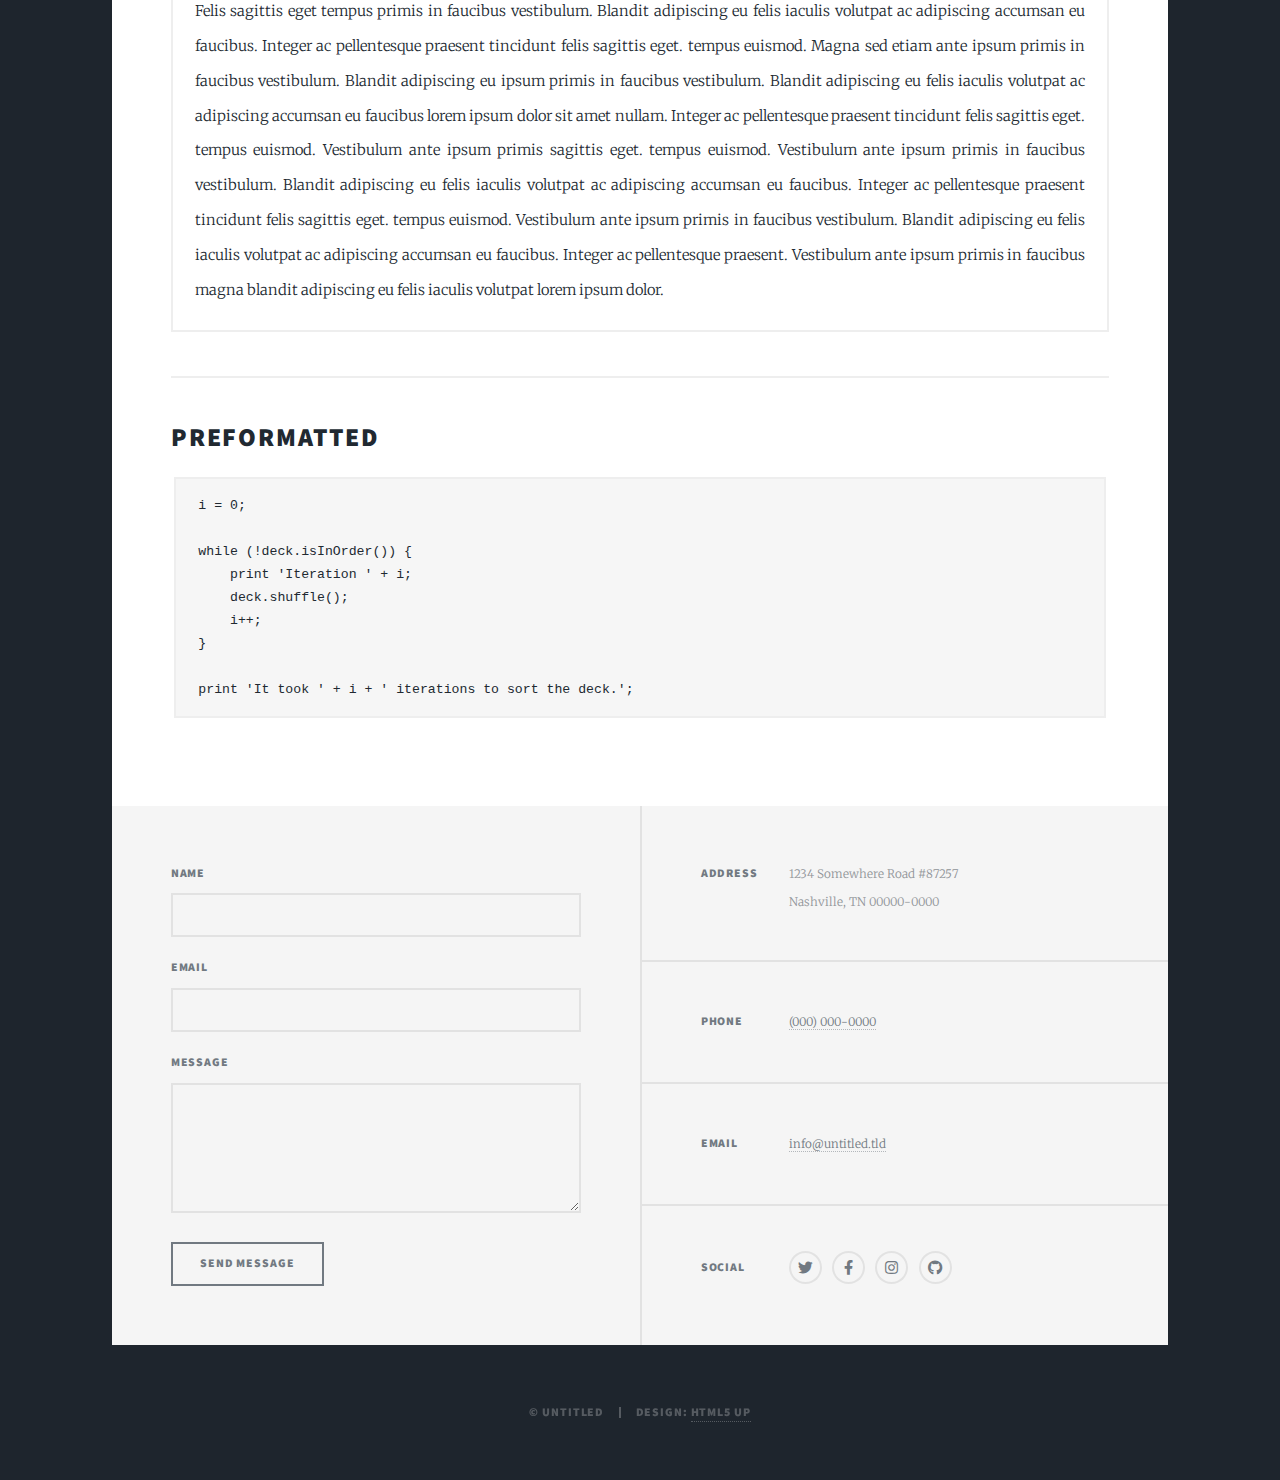
<file: elements.html>
<!DOCTYPE HTML>
<!--
	Massively by HTML5 UP
	html5up.net | @ajlkn
	Free for personal and commercial use under the CCA 3.0 license (html5up.net/license)
-->
<html>
	<head>
		<title>Elements Reference - Massively by HTML5 UP</title>
		<meta charset="utf-8" />
		<meta name="viewport" content="width=device-width, initial-scale=1, user-scalable=no" />
		<link rel="stylesheet" href="assets/css/main.css" />
		<noscript><link rel="stylesheet" href="assets/css/noscript.css" /></noscript>
	</head>
	<body class="is-preload">

		<!-- Wrapper -->
			<div id="wrapper">

				<!-- Header -->
					<header id="header">
						<a href="index.html" class="logo">Massively</a>
					</header>

				<!-- Nav -->
					<nav id="nav">
						<ul class="links">
							<li><a href="index.html">This is Massively</a></li>
							<li><a href="generic.html">Generic Page</a></li>
							<!--<li><a href="elements.html">Elements Reference</a></li>-->
						</ul>
						<ul class="icons">
							<li><a href="#" class="icon brands fa-twitter"><span class="label">Twitter</span></a></li>
							<li><a href="#" class="icon brands fa-facebook-f"><span class="label">Facebook</span></a></li>
							<li><a href="#" class="icon brands fa-instagram"><span class="label">Instagram</span></a></li>
							<li><a href="#" class="icon brands fa-github"><span class="label">GitHub</span></a></li>
						</ul>
					</nav>

				<!-- Main -->
					<div id="main">

						<!-- Post -->
							<section class="post">
								<header class="major">
									<h1>Elements<br />
									Reference</h1>
								</header>

								<!-- Text stuff -->
									<h2>Text</h2>
									<p>This is <b>bold</b> and this is <strong>strong</strong>. This is <i>italic</i> and this is <em>emphasized</em>.
									This is <sup>superscript</sup> text and this is <sub>subscript</sub> text.
									This is <u>underlined</u> and this is code: <code>for (;;) { ... }</code>.
									Finally, this is a <a href="#">link</a>.</p>
									<hr />
									<h2>Heading Level 2</h2>
									<h3>Heading Level 3</h3>
									<h4>Heading Level 4</h4>
									<h5>Heading Level 5</h5>
									<h6>Heading Level 6</h6>
									<hr />
									<header>
										<h2>Heading with a Subtitle</h2>
										<p>Lorem ipsum dolor sit amet nullam id egestas urna aliquam</p>
									</header>
									<p>Nunc lacinia ante nunc ac lobortis. Interdum adipiscing gravida odio porttitor sem non mi integer non faucibus ornare mi ut ante amet placerat aliquet. Volutpat eu sed ante lacinia sapien lorem accumsan varius montes viverra nibh in adipiscing blandit tempus accumsan.</p>
									<header>
										<h3>Heading with a Subtitle</h3>
										<p>Lorem ipsum dolor sit amet nullam id egestas urna aliquam</p>
									</header>
									<p>Nunc lacinia ante nunc ac lobortis. Interdum adipiscing gravida odio porttitor sem non mi integer non faucibus ornare mi ut ante amet placerat aliquet. Volutpat eu sed ante lacinia sapien lorem accumsan varius montes viverra nibh in adipiscing blandit tempus accumsan.</p>
									<header>
										<h4>Heading with a Subtitle</h4>
										<p>Lorem ipsum dolor sit amet nullam id egestas urna aliquam</p>
									</header>
									<p>Nunc lacinia ante nunc ac lobortis. Interdum adipiscing gravida odio porttitor sem non mi integer non faucibus ornare mi ut ante amet placerat aliquet. Volutpat eu sed ante lacinia sapien lorem accumsan varius montes viverra nibh in adipiscing blandit tempus accumsan.</p>

									<hr />

								<!-- Lists -->
									<h2>Lists</h2>
									<div class="row">
										<div class="col-6 col-12-small">

											<h3>Unordered</h3>
											<ul>
												<li>Dolor pulvinar etiam.</li>
												<li>Sagittis lorem eleifend.</li>
												<li>Felis feugiat dolore viverra.</li>
												<li>Dolor pulvinar etiam.</li>
											</ul>

											<h3>Alternate</h3>
											<ul class="alt">
												<li>Dolor pulvinar etiam etiam.</li>
												<li>Sagittis adipiscing eleifend.</li>
												<li>Felis enim dolore viverra.</li>
												<li>Dolor pulvinar etiam etiam.</li>
											</ul>

										</div>
										<div class="col-6 col-12-small">

											<h3>Ordered</h3>
											<ol>
												<li>Dolor pulvinar etiam.</li>
												<li>Etiam vel felis at viverra.</li>
												<li>Felis enim feugiat magna.</li>
												<li>Etiam vel felis nullam.</li>
												<li>Felis enim et tempus.</li>
											</ol>

											<h3>Icons</h3>
											<ul class="icons">
												<li><a href="#" class="icon brands fa-twitter"><span class="label">Twitter</span></a></li>
												<li><a href="#" class="icon brands fa-facebook-f"><span class="label">Facebook</span></a></li>
												<li><a href="#" class="icon brands fa-instagram"><span class="label">Instagram</span></a></li>
												<li><a href="#" class="icon brands fa-github"><span class="label">Github</span></a></li>
												<li><a href="#" class="icon brands fa-dribbble"><span class="label">Dribbble</span></a></li>
											</ul>
											<ul class="icons alt">
												<li><a href="#" class="icon brands alt fa-twitter"><span class="label">Twitter</span></a></li>
												<li><a href="#" class="icon brands alt fa-facebook-f"><span class="label">Facebook</span></a></li>
												<li><a href="#" class="icon brands alt fa-instagram"><span class="label">Instagram</span></a></li>
												<li><a href="#" class="icon brands alt fa-github"><span class="label">Github</span></a></li>
												<li><a href="#" class="icon brands alt fa-dribbble"><span class="label">Dribbble</span></a></li>
											</ul>

										</div>
									</div>
									<h3>Definition</h3>
									<dl>
										<dt>Item 1</dt>
										<dd>
											<p>Lorem ipsum dolor vestibulum ante ipsum primis in faucibus vestibulum. Blandit adipiscing eu felis iaculis volutpat ac adipiscing accumsan eu faucibus. Integer ac pellentesque praesent.</p>
										</dd>
										<dt>Item 2</dt>
										<dd>
											<p>Lorem ipsum dolor vestibulum ante ipsum primis in faucibus vestibulum. Blandit adipiscing eu felis iaculis volutpat ac adipiscing accumsan eu faucibus. Integer ac pellentesque praesent.</p>
										</dd>
										<dt>Item 3</dt>
										<dd>
											<p>Lorem ipsum dolor vestibulum ante ipsum primis in faucibus vestibulum. Blandit adipiscing eu felis iaculis volutpat ac adipiscing accumsan eu faucibus. Integer ac pellentesque praesent.</p>
										</dd>
									</dl>

									<h3>Actions</h3>
									<ul class="actions">
										<li><a href="#" class="button primary">Primary</a></li>
										<li><a href="#" class="button">Default</a></li>
									</ul>
									<ul class="actions small">
										<li><a href="#" class="button primary small">Small</a></li>
										<li><a href="#" class="button small">Small</a></li>
									</ul>
									<div class="row">
										<div class="col-6 col-12-small">
											<ul class="actions stacked">
												<li><a href="#" class="button primary">Default</a></li>
												<li><a href="#" class="button">Default</a></li>
											</ul>
										</div>
										<div class="col-6 col-12-small">
											<ul class="actions stacked">
												<li><a href="#" class="button primary small">Small</a></li>
												<li><a href="#" class="button small">Small</a></li>
											</ul>
										</div>
									</div>
									<div class="row">
										<div class="col-6 col-12-small">
											<ul class="actions stacked">
												<li><a href="#" class="button primary fit">Default</a></li>
												<li><a href="#" class="button fit">Default</a></li>
											</ul>
										</div>
										<div class="col-6 col-12-small">
											<ul class="actions stacked">
												<li><a href="#" class="button primary small fit">Small</a></li>
												<li><a href="#" class="button small fit">Small</a></li>
											</ul>
										</div>
									</div>

									<hr />

								<!-- Blockquote -->
									<h2>Blockquote</h2>
									<blockquote>Fringilla nisl. Donec accumsan interdum nisi, quis tincidunt felis sagittis eget tempus euismod. Vestibulum ante ipsum primis in faucibus vestibulum. Blandit adipiscing eu felis iaculis volutpat ac adipiscing accumsan faucibus. Vestibulum ante ipsum primis in faucibus vestibulum. Blandit adipiscing eu felis.</blockquote>

									<hr />

								<!-- Table -->
									<h2>Table</h2>

									<h3>Default</h3>
									<div class="table-wrapper">
										<table>
											<thead>
												<tr>
													<th>Name</th>
													<th>Description</th>
													<th>Price</th>
												</tr>
											</thead>
											<tbody>
												<tr>
													<td>Item 1</td>
													<td>Ante turpis integer aliquet porttitor.</td>
													<td>29.99</td>
												</tr>
												<tr>
													<td>Item 2</td>
													<td>Vis ac commodo adipiscing arcu aliquet.</td>
													<td>19.99</td>
												</tr>
												<tr>
													<td>Item 3</td>
													<td> Morbi faucibus arcu accumsan lorem.</td>
													<td>29.99</td>
												</tr>
												<tr>
													<td>Item 4</td>
													<td>Vitae integer tempus condimentum.</td>
													<td>19.99</td>
												</tr>
												<tr>
													<td>Item 5</td>
													<td>Ante turpis integer aliquet porttitor.</td>
													<td>29.99</td>
												</tr>
											</tbody>
											<tfoot>
												<tr>
													<td colspan="2"></td>
													<td>100.00</td>
												</tr>
											</tfoot>
										</table>
									</div>

									<h3>Alternate</h3>
									<div class="table-wrapper">
										<table class="alt">
											<thead>
												<tr>
													<th>Name</th>
													<th>Description</th>
													<th>Price</th>
												</tr>
											</thead>
											<tbody>
												<tr>
													<td>Item 1</td>
													<td>Ante turpis integer aliquet porttitor.</td>
													<td>29.99</td>
												</tr>
												<tr>
													<td>Item 2</td>
													<td>Vis ac commodo adipiscing arcu aliquet.</td>
													<td>19.99</td>
												</tr>
												<tr>
													<td>Item 3</td>
													<td> Morbi faucibus arcu accumsan lorem.</td>
													<td>29.99</td>
												</tr>
												<tr>
													<td>Item 4</td>
													<td>Vitae integer tempus condimentum.</td>
													<td>19.99</td>
												</tr>
												<tr>
													<td>Item 5</td>
													<td>Ante turpis integer aliquet porttitor.</td>
													<td>29.99</td>
												</tr>
											</tbody>
											<tfoot>
												<tr>
													<td colspan="2"></td>
													<td>100.00</td>
												</tr>
											</tfoot>
										</table>
									</div>

									<hr />

								<!-- Buttons -->
									<h2>Buttons</h2>
									<ul class="actions">
										<li><a href="#" class="button primary">Primary</a></li>
										<li><a href="#" class="button">Default</a></li>
									</ul>
									<ul class="actions">
										<li><a href="#" class="button primary large">Large</a></li>
										<li><a href="#" class="button">Default</a></li>
										<li><a href="#" class="button small">Small</a></li>
									</ul>
									<ul class="actions fit">
										<li><a href="#" class="button primary fit">Fit</a></li>
										<li><a href="#" class="button fit">Fit</a></li>
									</ul>
									<ul class="actions fit small">
										<li><a href="#" class="button primary fit small">Fit + Small</a></li>
										<li><a href="#" class="button fit small">Fit + Small</a></li>
									</ul>
									<ul class="actions">
										<li><a href="#" class="button primary icon solid fa-search">Icon</a></li>
										<li><a href="#" class="button icon solid fa-download">Icon</a></li>
									</ul>
									<ul class="actions">
										<li><span class="button primary disabled">Primary</span></li>
										<li><span class="button disabled">Default</span></li>
									</ul>

									<hr />

								<!-- Form -->
									<h2>Form</h2>

									<form method="post" action="#">
										<div class="row gtr-uniform">
											<div class="col-6 col-12-xsmall">
												<input type="text" name="demo-name" id="demo-name" value="" placeholder="Name" />
											</div>
											<div class="col-6 col-12-xsmall">
												<input type="email" name="demo-email" id="demo-email" value="" placeholder="Email" />
											</div>
											<!-- Break -->
											<div class="col-12">
												<select name="demo-category" id="demo-category">
													<option value="">- Category -</option>
													<option value="1">Manufacturing</option>
													<option value="1">Shipping</option>
													<option value="1">Administration</option>
													<option value="1">Human Resources</option>
												</select>
											</div>
											<!-- Break -->
											<div class="col-4 col-12-small">
												<input type="radio" id="demo-priority-low" name="demo-priority" checked>
												<label for="demo-priority-low">Low</label>
											</div>
											<div class="col-4 col-12-small">
												<input type="radio" id="demo-priority-normal" name="demo-priority">
												<label for="demo-priority-normal">Normal</label>
											</div>
											<div class="col-4 col-12-small">
												<input type="radio" id="demo-priority-high" name="demo-priority">
												<label for="demo-priority-high">High</label>
											</div>
											<!-- Break -->
											<div class="col-6 col-12-small">
												<input type="checkbox" id="demo-copy" name="demo-copy">
												<label for="demo-copy">Email me a copy</label>
											</div>
											<div class="col-6 col-12-small">
												<input type="checkbox" id="demo-human" name="demo-human" checked>
												<label for="demo-human">I am a human</label>
											</div>
											<!-- Break -->
											<div class="col-12">
												<textarea name="demo-message" id="demo-message" placeholder="Enter your message" rows="6"></textarea>
											</div>
											<!-- Break -->
											<div class="col-12">
												<ul class="actions">
													<li><input type="submit" value="Send Message" class="primary" /></li>
													<li><input type="reset" value="Reset" /></li>
												</ul>
											</div>
										</div>
									</form>

									<hr />

								<!-- Image -->
									<h2>Image</h2>

									<h3>Fit</h3>
									<span class="image fit"><img src="images/pic01.jpg" alt="" /></span>
									<div class="box alt">
										<div class="row gtr-50 gtr-uniform">
											<div class="col-4"><span class="image fit"><img src="images/pic02.jpg" alt="" /></span></div>
											<div class="col-4"><span class="image fit"><img src="images/pic03.jpg" alt="" /></span></div>
											<div class="col-4"><span class="image fit"><img src="images/pic04.jpg" alt="" /></span></div>
											<!-- Break -->
											<div class="col-4"><span class="image fit"><img src="images/pic04.jpg" alt="" /></span></div>
											<div class="col-4"><span class="image fit"><img src="images/pic02.jpg" alt="" /></span></div>
											<div class="col-4"><span class="image fit"><img src="images/pic03.jpg" alt="" /></span></div>
											<!-- Break -->
											<div class="col-4"><span class="image fit"><img src="images/pic03.jpg" alt="" /></span></div>
											<div class="col-4"><span class="image fit"><img src="images/pic04.jpg" alt="" /></span></div>
											<div class="col-4"><span class="image fit"><img src="images/pic02.jpg" alt="" /></span></div>
										</div>
									</div>

									<h3>Left &amp; Right</h3>
									<p><span class="image left"><img src="images/pic08.jpg" alt="" /></span>Lorem ipsum dolor sit accumsan interdum nisi, quis tincidunt felis sagittis eget. tempus euismod. Vestibulum ante ipsum primis in faucibus vestibulum. Blandit adipiscing eu felis iaculis volutpat ac adipiscing accumsan eu faucibus. Integer ac pellentesque praesent tincidunt felis sagittis eget. tempus euismod. Vestibulum ante ipsum primis sagittis eget. tempus euismod. Vestibulum ante ipsum primis in faucibus vestibulum. Blandit adipiscing eu felis iaculis volutpat ac adipiscing accumsan eu faucibus. Integer ac pellentesque praesent tincidunt felis sagittis eget. tempus euismod. Vestibulum ante ipsum primis in faucibus vestibulum. Blandit adipiscing eu felis iaculis volutpat ac adipiscing accumsan eu faucibus. Integer ac pellentesque praesent. Vestibulum ante ipsum primis in faucibus magna blandit adipiscing eu felis iaculis.</p>
									<p><span class="image right"><img src="images/pic09.jpg" alt="" /></span>Lorem ipsum dolor sit accumsan interdum nisi, quis tincidunt felis sagittis eget. tempus euismod. Vestibulum ante ipsum primis in faucibus vestibulum. Blandit adipiscing eu felis iaculis volutpat ac adipiscing accumsan eu faucibus. Integer ac pellentesque praesent tincidunt felis sagittis eget. tempus euismod. Vestibulum ante ipsum primis sagittis eget. tempus euismod. Vestibulum ante ipsum primis in faucibus vestibulum. Blandit adipiscing eu felis iaculis volutpat ac adipiscing accumsan eu faucibus. Integer ac pellentesque praesent tincidunt felis sagittis eget. tempus euismod. Vestibulum ante ipsum primis in faucibus vestibulum. Blandit adipiscing eu felis iaculis volutpat ac adipiscing accumsan eu faucibus. Integer ac pellentesque praesent. Vestibulum ante ipsum primis in faucibus magna blandit adipiscing eu felis iaculis.</p>

									<hr />

								<!-- Box -->
									<h2>Box</h2>
									<div class="box">
										<p>Felis sagittis eget tempus primis in faucibus vestibulum. Blandit adipiscing eu felis iaculis volutpat ac adipiscing accumsan eu faucibus. Integer ac pellentesque praesent tincidunt felis sagittis eget. tempus euismod. Magna sed etiam ante ipsum primis in faucibus vestibulum. Blandit adipiscing eu ipsum primis in faucibus vestibulum. Blandit adipiscing eu felis iaculis volutpat ac adipiscing accumsan eu faucibus lorem ipsum dolor sit amet nullam. Integer ac pellentesque praesent tincidunt felis sagittis eget. tempus euismod. Vestibulum ante ipsum primis sagittis eget. tempus euismod. Vestibulum ante ipsum primis in faucibus vestibulum. Blandit adipiscing eu felis iaculis volutpat ac adipiscing accumsan eu faucibus. Integer ac pellentesque praesent tincidunt felis sagittis eget. tempus euismod. Vestibulum ante ipsum primis in faucibus vestibulum. Blandit adipiscing eu felis iaculis volutpat ac adipiscing accumsan eu faucibus. Integer ac pellentesque praesent. Vestibulum ante ipsum primis in faucibus magna blandit adipiscing eu felis iaculis volutpat lorem ipsum dolor.</p>
									</div>

									<hr />

								<!-- Preformatted Code -->
									<h2>Preformatted</h2>
									<pre><code>i = 0;

while (!deck.isInOrder()) {
    print 'Iteration ' + i;
    deck.shuffle();
    i++;
}

print 'It took ' + i + ' iterations to sort the deck.';
</code></pre>

							</section>

					</div>

				<!-- Footer -->
					<footer id="footer">
						<section>
							<form method="post" action="#">
								<div class="fields">
									<div class="field">
										<label for="name">Name</label>
										<input type="text" name="name" id="name" />
									</div>
									<div class="field">
										<label for="email">Email</label>
										<input type="text" name="email" id="email" />
									</div>
									<div class="field">
										<label for="message">Message</label>
										<textarea name="message" id="message" rows="3"></textarea>
									</div>
								</div>
								<ul class="actions">
									<li><input type="submit" value="Send Message" /></li>
								</ul>
							</form>
						</section>
						<section class="split contact">
							<section class="alt">
								<h3>Address</h3>
								<p>1234 Somewhere Road #87257<br />
								Nashville, TN 00000-0000</p>
							</section>
							<section>
								<h3>Phone</h3>
								<p><a href="#">(000) 000-0000</a></p>
							</section>
							<section>
								<h3>Email</h3>
								<p><a href="#">info@untitled.tld</a></p>
							</section>
							<section>
								<h3>Social</h3>
								<ul class="icons alt">
									<li><a href="#" class="icon brands alt fa-twitter"><span class="label">Twitter</span></a></li>
									<li><a href="#" class="icon brands alt fa-facebook-f"><span class="label">Facebook</span></a></li>
									<li><a href="#" class="icon brands alt fa-instagram"><span class="label">Instagram</span></a></li>
									<li><a href="#" class="icon brands alt fa-github"><span class="label">GitHub</span></a></li>
								</ul>
							</section>
						</section>
					</footer>

				<!-- Copyright -->
					<div id="copyright">
						<ul><li>&copy; Untitled</li><li>Design: <a href="https://html5up.net">HTML5 UP</a></li></ul>
					</div>

			</div>

		<!-- Scripts -->
			<script src="assets/js/jquery.min.js"></script>
			<script src="assets/js/jquery.scrollex.min.js"></script>
			<script src="assets/js/jquery.scrolly.min.js"></script>
			<script src="assets/js/browser.min.js"></script>
			<script src="assets/js/breakpoints.min.js"></script>
			<script src="assets/js/util.js"></script>
			<script src="assets/js/main.js"></script>

	</body>
</html>
</file>
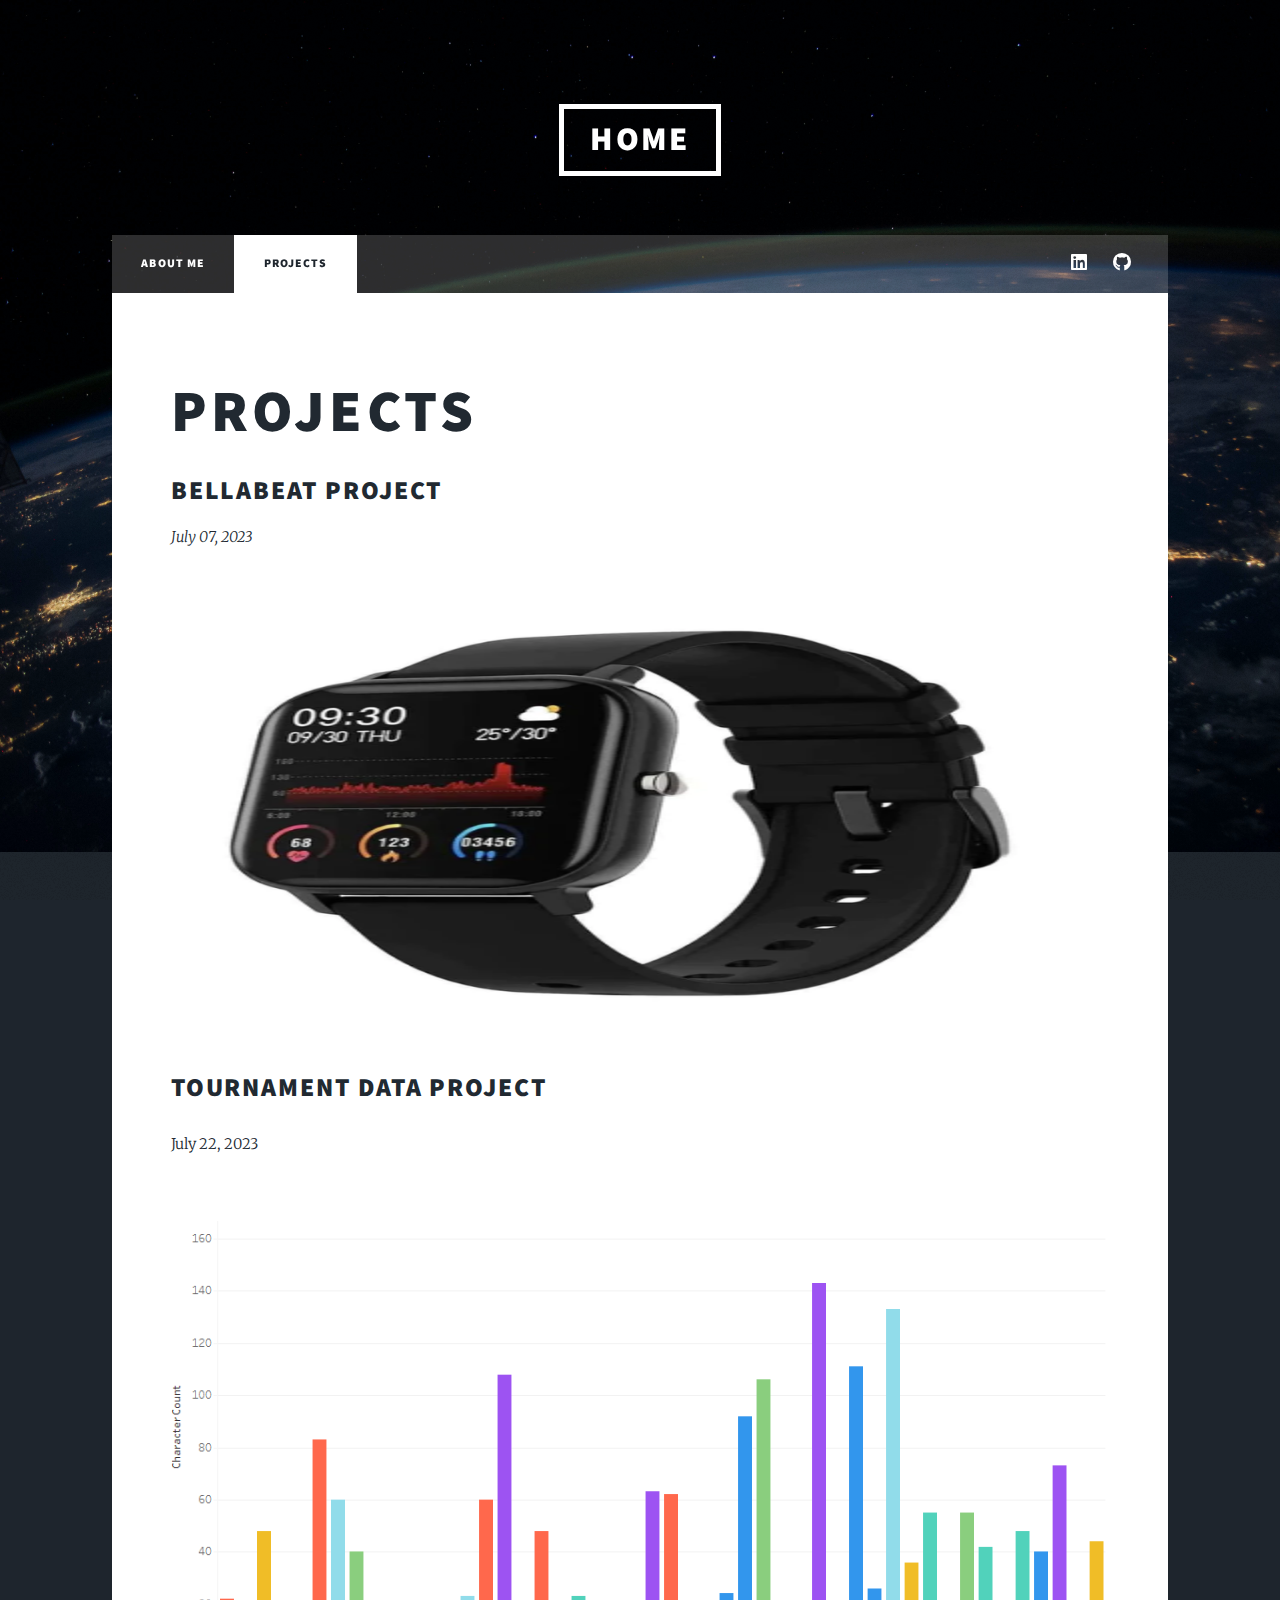
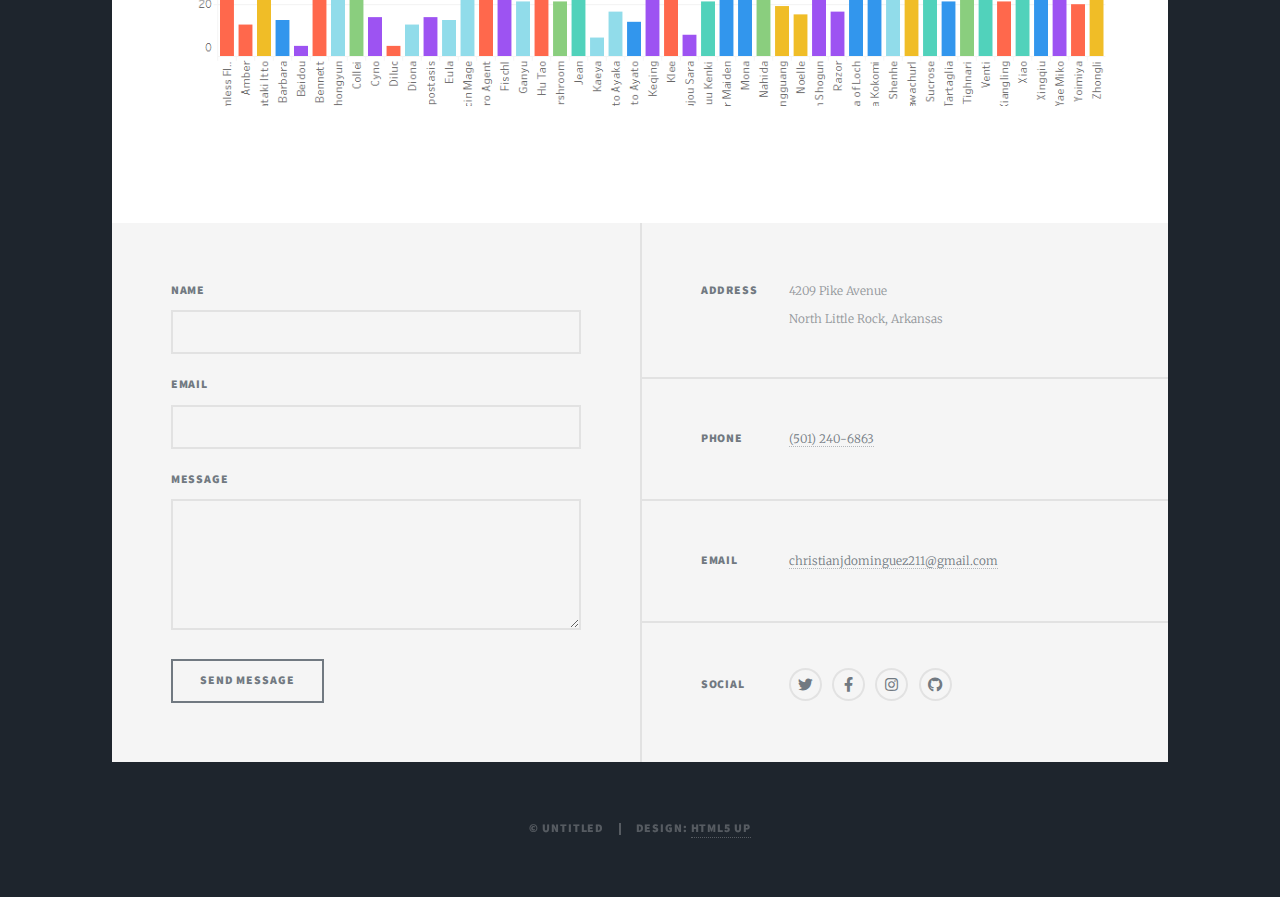
<file: projects.html>
<!DOCTYPE HTML>
<!--
	Massively by HTML5 UP
	html5up.net | @ajlkn
	Free for personal and commercial use under the CCA 3.0 license (html5up.net/license)
-->
<html>
<head>
	<title>Christian Dominguez Projects</title>
	<meta charset="utf-8" />
	<meta name="viewport" content="width=device-width, initial-scale=1, user-scalable=no" />
	<link rel="stylesheet" href="assets/css/main.css" />
	<noscript><link rel="stylesheet" href="assets/css/noscript.css" /></noscript>
</head>
	<body class="is-preload">

		<!-- Wrapper -->
			<div id="wrapper">

				<!-- Header -->
					<header id="header">
						<a href="index.html" class="logo">Home</a>
					</header>

				<!-- Nav -->
					<nav id="nav">
						<ul class="links">
							<li><a href="index.html">About Me</a></li>
							<li class="active"><a href="projects.html">Projects</a></li>
							<!-- <li><a href="elements.html">Elements Reference</a></li> -->
						</ul>
						<ul class="icons">
							<li><a href="https://www.linkedin.com/in/christian-j-dominguez/" class="icon brands fa-linkedin"><span class="label">Linked-In</span></a></li>
							<li><a href="https://github.com/gitPenguin211" class="icon brands fa-github"><span class="label">GitHub</span></a></li>
						</ul>
					</nav>

				<!-- Main -->
					<div id="main">

						<!-- Post -->
						<section class="post">
							<article
							<header class="major">
							<h1>Projects</h1>
							</header>
							<header>
							<h2>Bellabeat Project</h2>
							<p>July 07, 2023</p>
							</header>
							<!-- <span class="date">July 07, 2023</span> -->
							<div class="image main"> <a href="bellabeat_project.html"> <img src="images/smart_watch.png" alt="" height="400" width="500"/></div>
							</a>
							</article>

							<article
							<header>
							<h2>Tournament Data Project</h2>
							<p>July 22, 2023</p>
							</header>
							<!-- <span class="date">July 07, 2023</span> -->
							<div class="image main"> <a href="tournament_project.html"> <img src="images/character_usage.png" alt="" /></div>
							</a>
							</article>
						</section>

					</div>

				<!-- Footer -->
					<footer id="footer">
						<section>
							<form method="post" action="#">
								<div class="fields">
									<div class="field">
										<label for="name">Name</label>
										<input type="text" name="name" id="name" />
									</div>
									<div class="field">
										<label for="email">Email</label>
										<input type="text" name="email" id="email" />
									</div>
									<div class="field">
										<label for="message">Message</label>
										<textarea name="message" id="message" rows="3"></textarea>
									</div>
								</div>
								<ul class="actions">
									<li><input type="submit" value="Send Message" /></li>
								</ul>
							</form>
						</section>
						<section class="split contact">
							<section class="alt">
								<h3>Address</h3>
								<p>4209 Pike Avenue<br />
								North Little Rock, Arkansas</p>
							</section>
							<section>
								<h3>Phone</h3>
								<p><a href="#">(501) 240-6863</a></p>
							</section>
							<section>
								<h3>Email</h3>
								<p><a href="#">christianjdominguez211@gmail.com</a></p>
							</section>
							<section>
								<h3>Social</h3>
								<ul class="icons alt">
									<li><a href="#" class="icon brands alt fa-twitter"><span class="label">Twitter</span></a></li>
									<li><a href="#" class="icon brands alt fa-facebook-f"><span class="label">Facebook</span></a></li>
									<li><a href="#" class="icon brands alt fa-instagram"><span class="label">Instagram</span></a></li>
									<li><a href="#" class="icon brands alt fa-github"><span class="label">GitHub</span></a></li>
								</ul>
							</section>
						</section>
					</footer>

				<!-- Copyright -->
					<div id="copyright">
						<ul><li>&copy; Untitled</li><li>Design: <a href="https://html5up.net">HTML5 UP</a></li></ul>
					</div>

			</div>

		<!-- Scripts -->
			<script src="assets/js/jquery.min.js"></script>
			<script src="assets/js/jquery.scrollex.min.js"></script>
			<script src="assets/js/jquery.scrolly.min.js"></script>
			<script src="assets/js/browser.min.js"></script>
			<script src="assets/js/breakpoints.min.js"></script>
			<script src="assets/js/util.js"></script>
			<script src="assets/js/main.js"></script>

	</body>
</html>
</file>
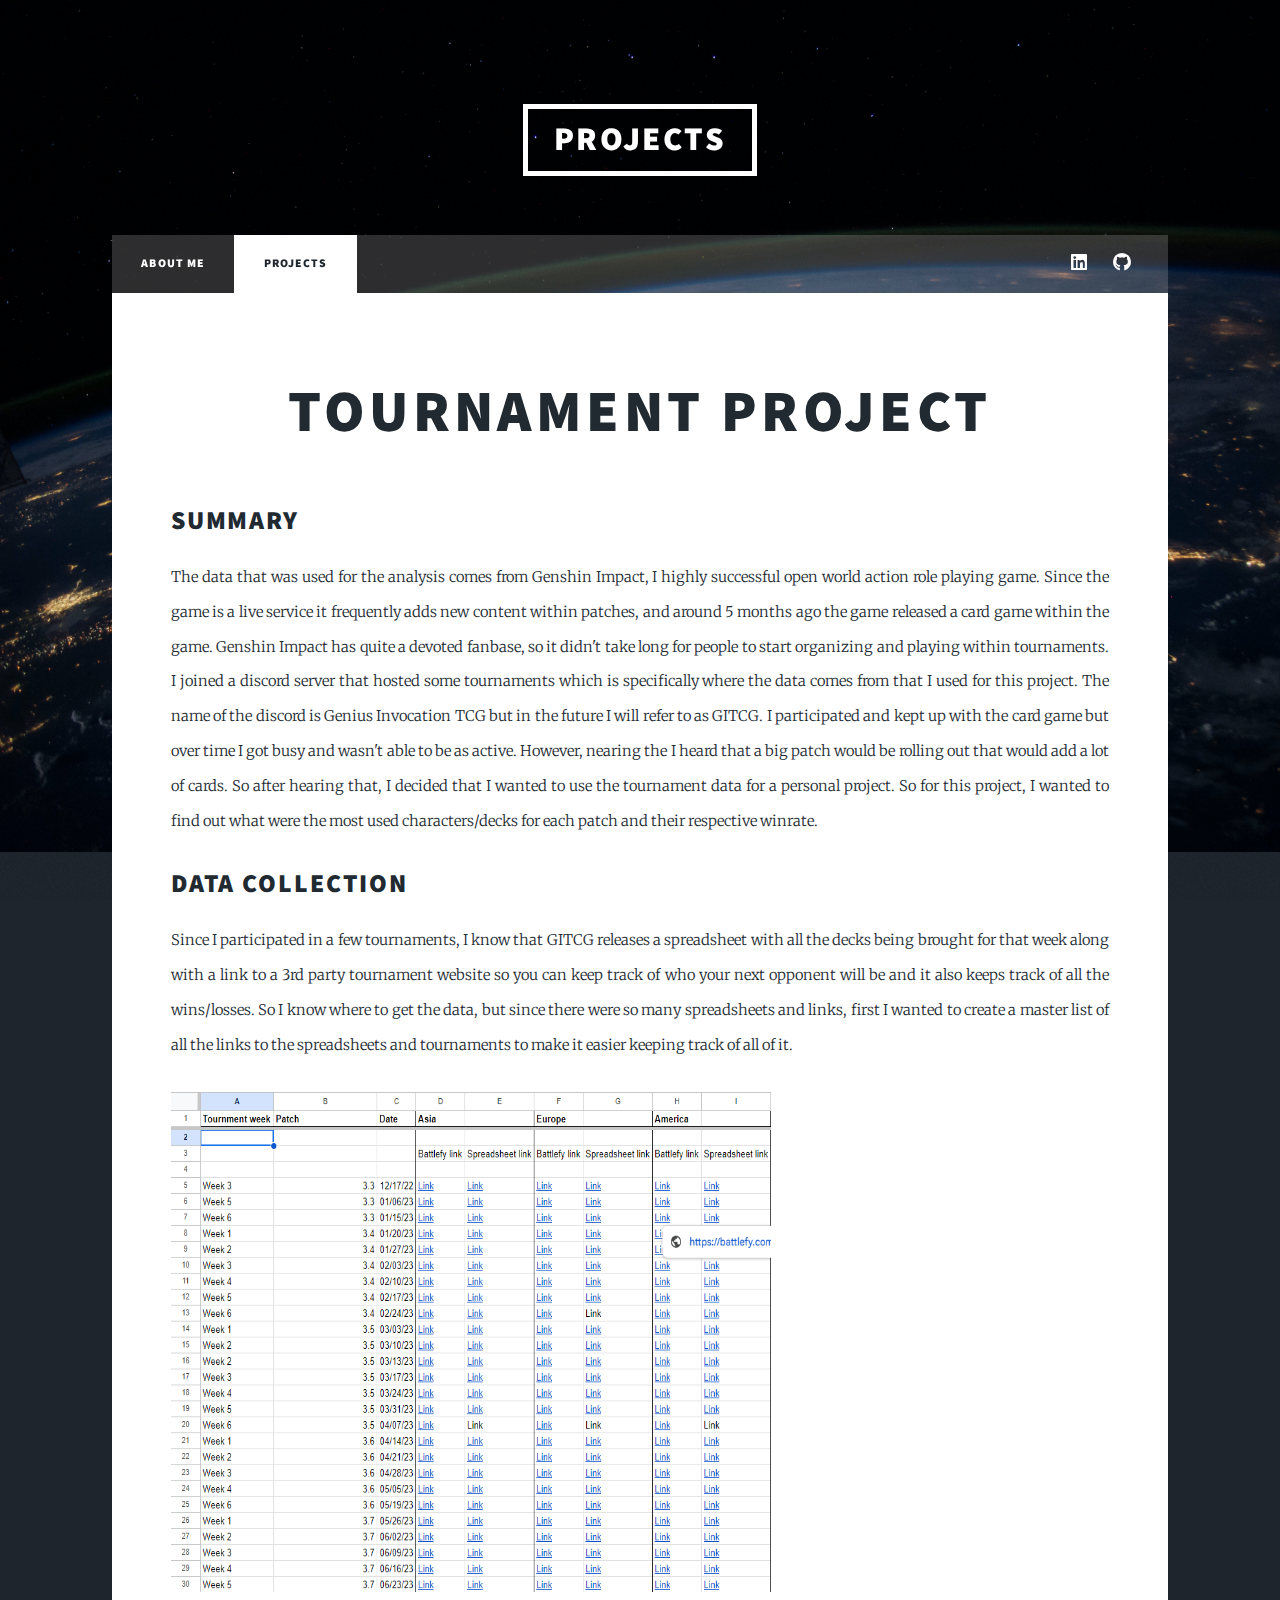
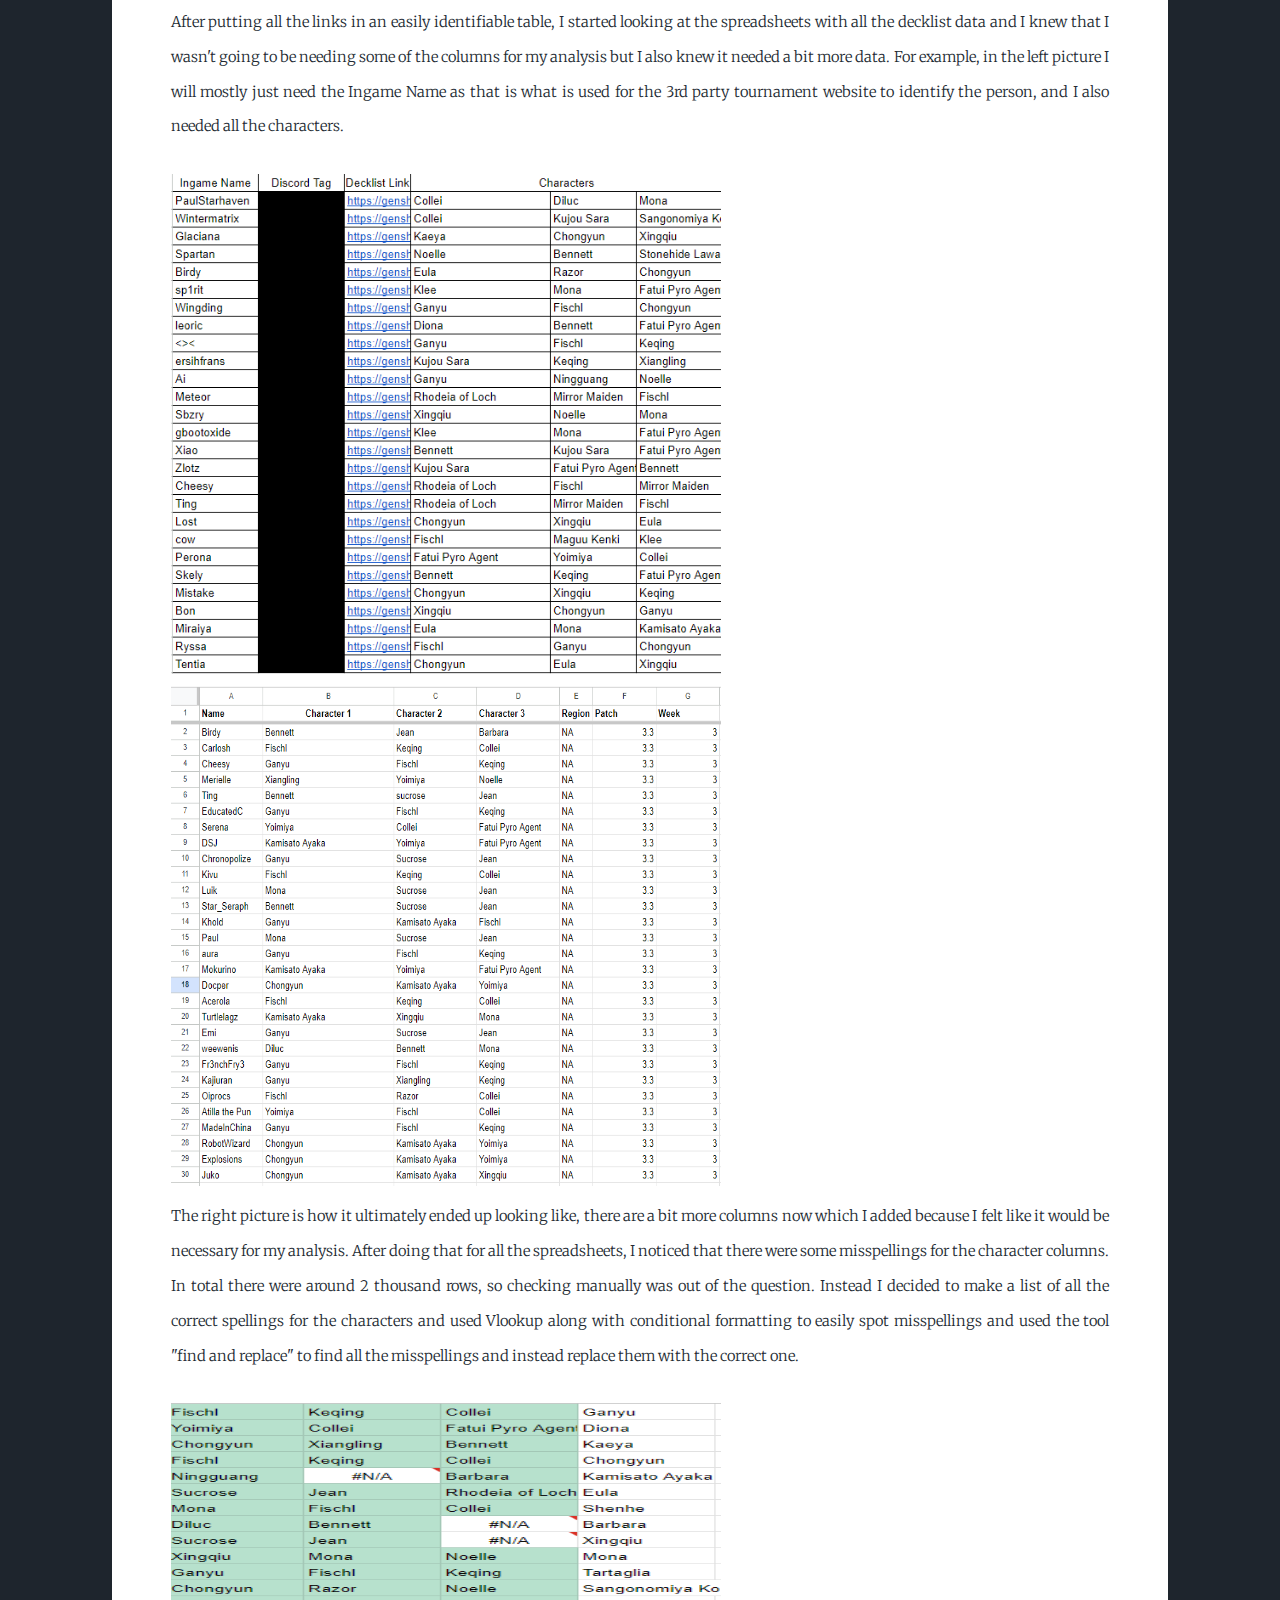
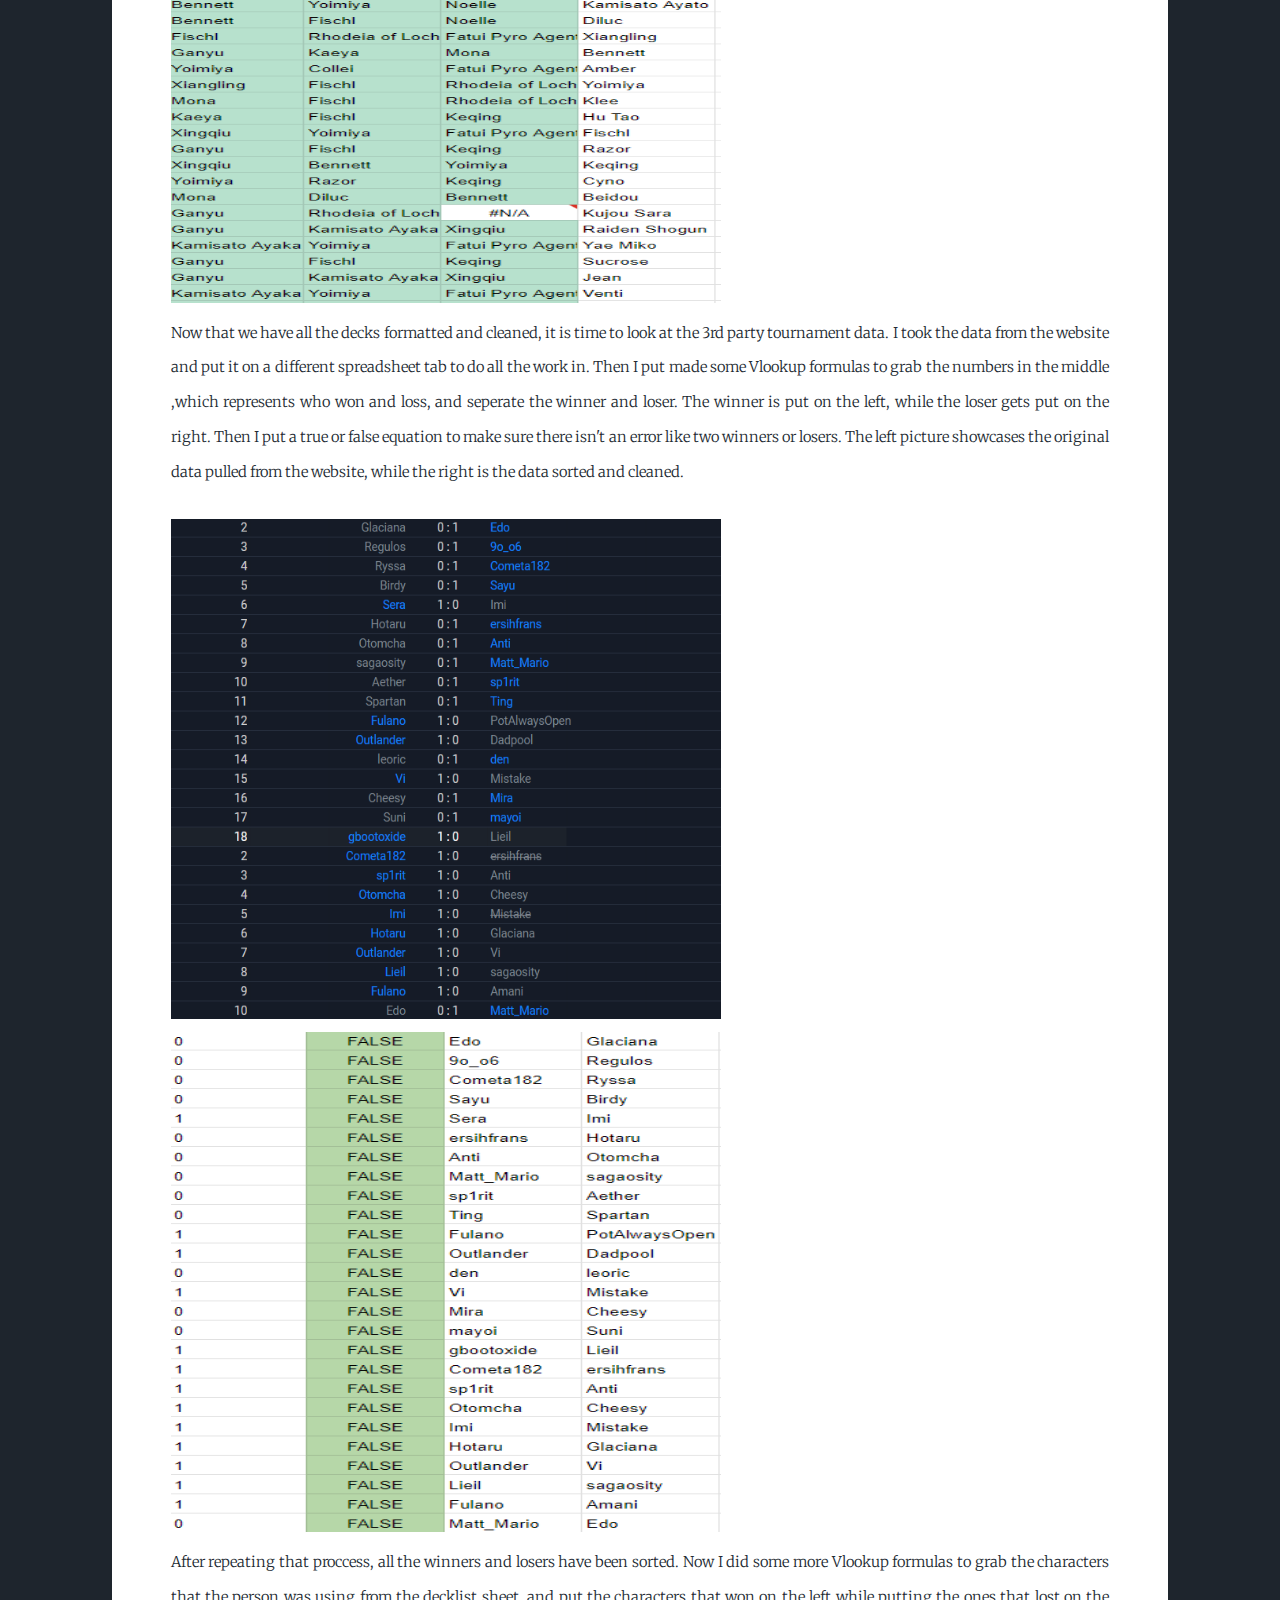
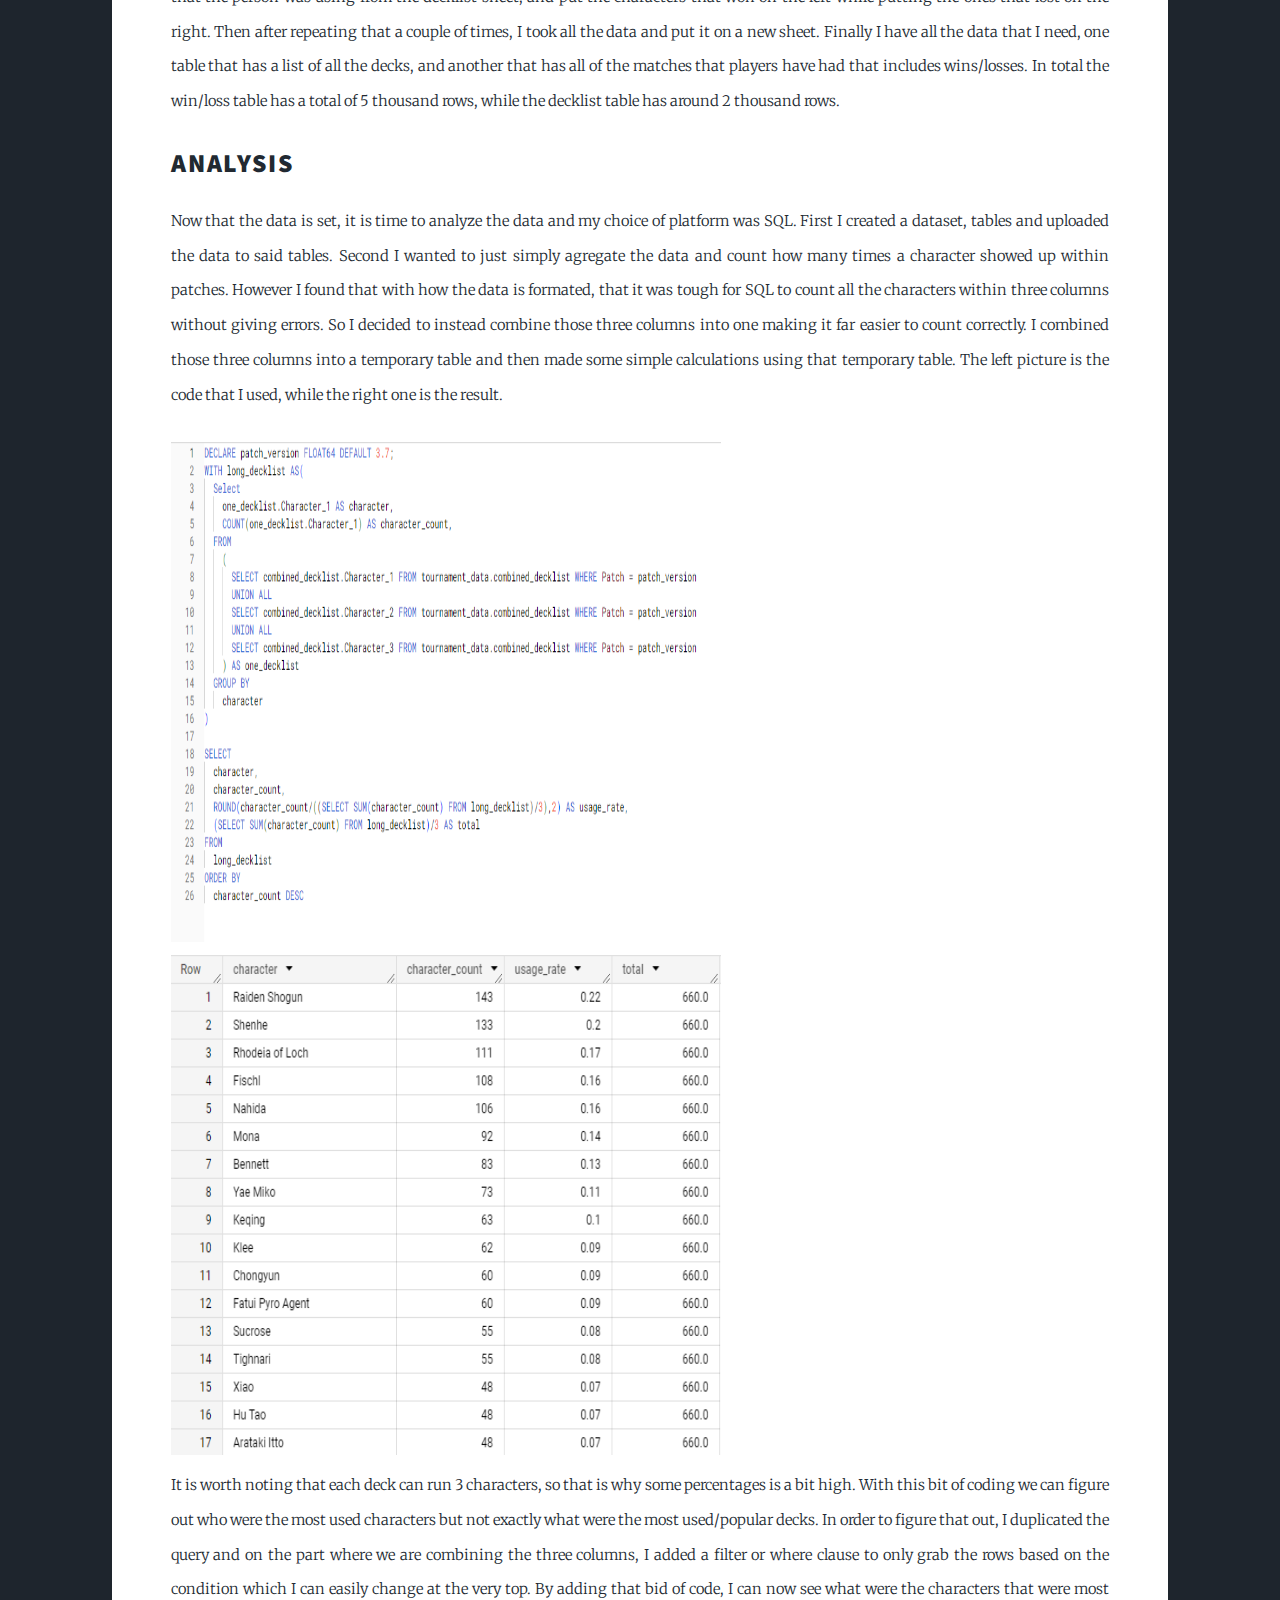
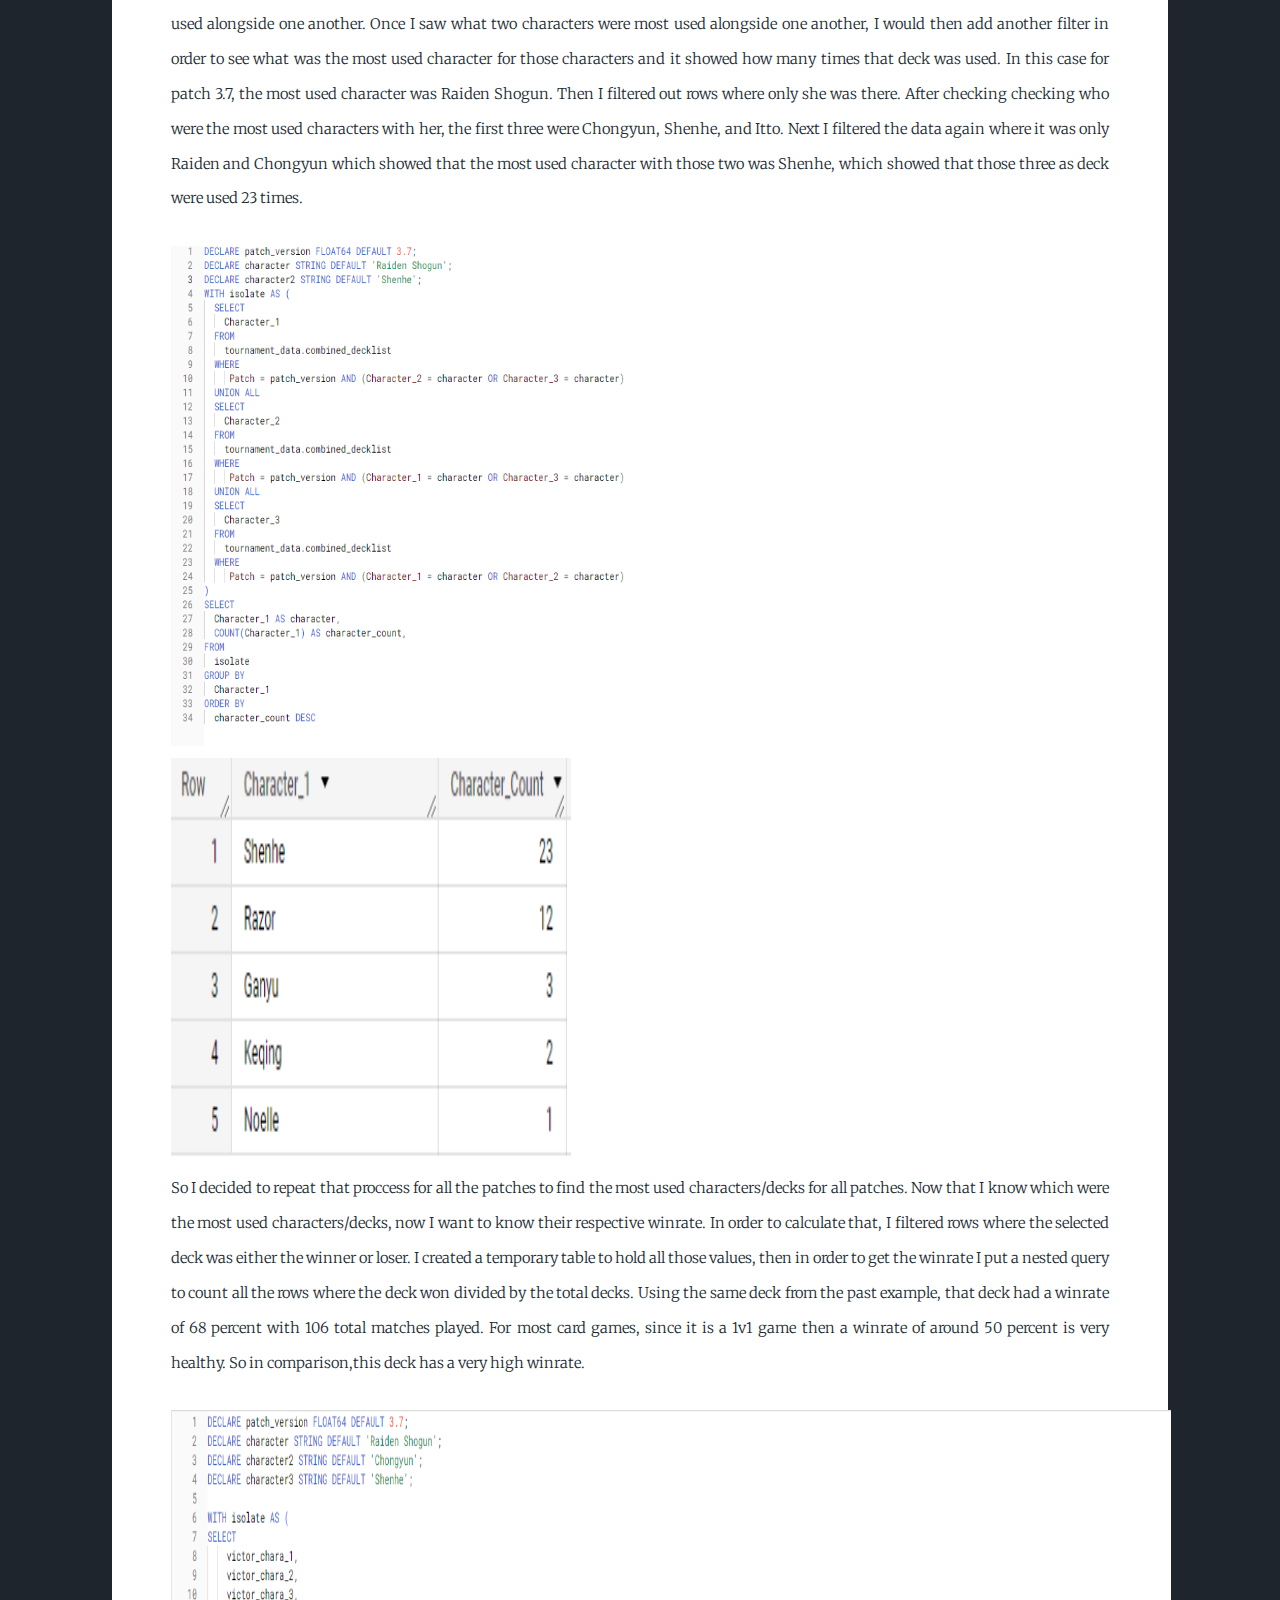
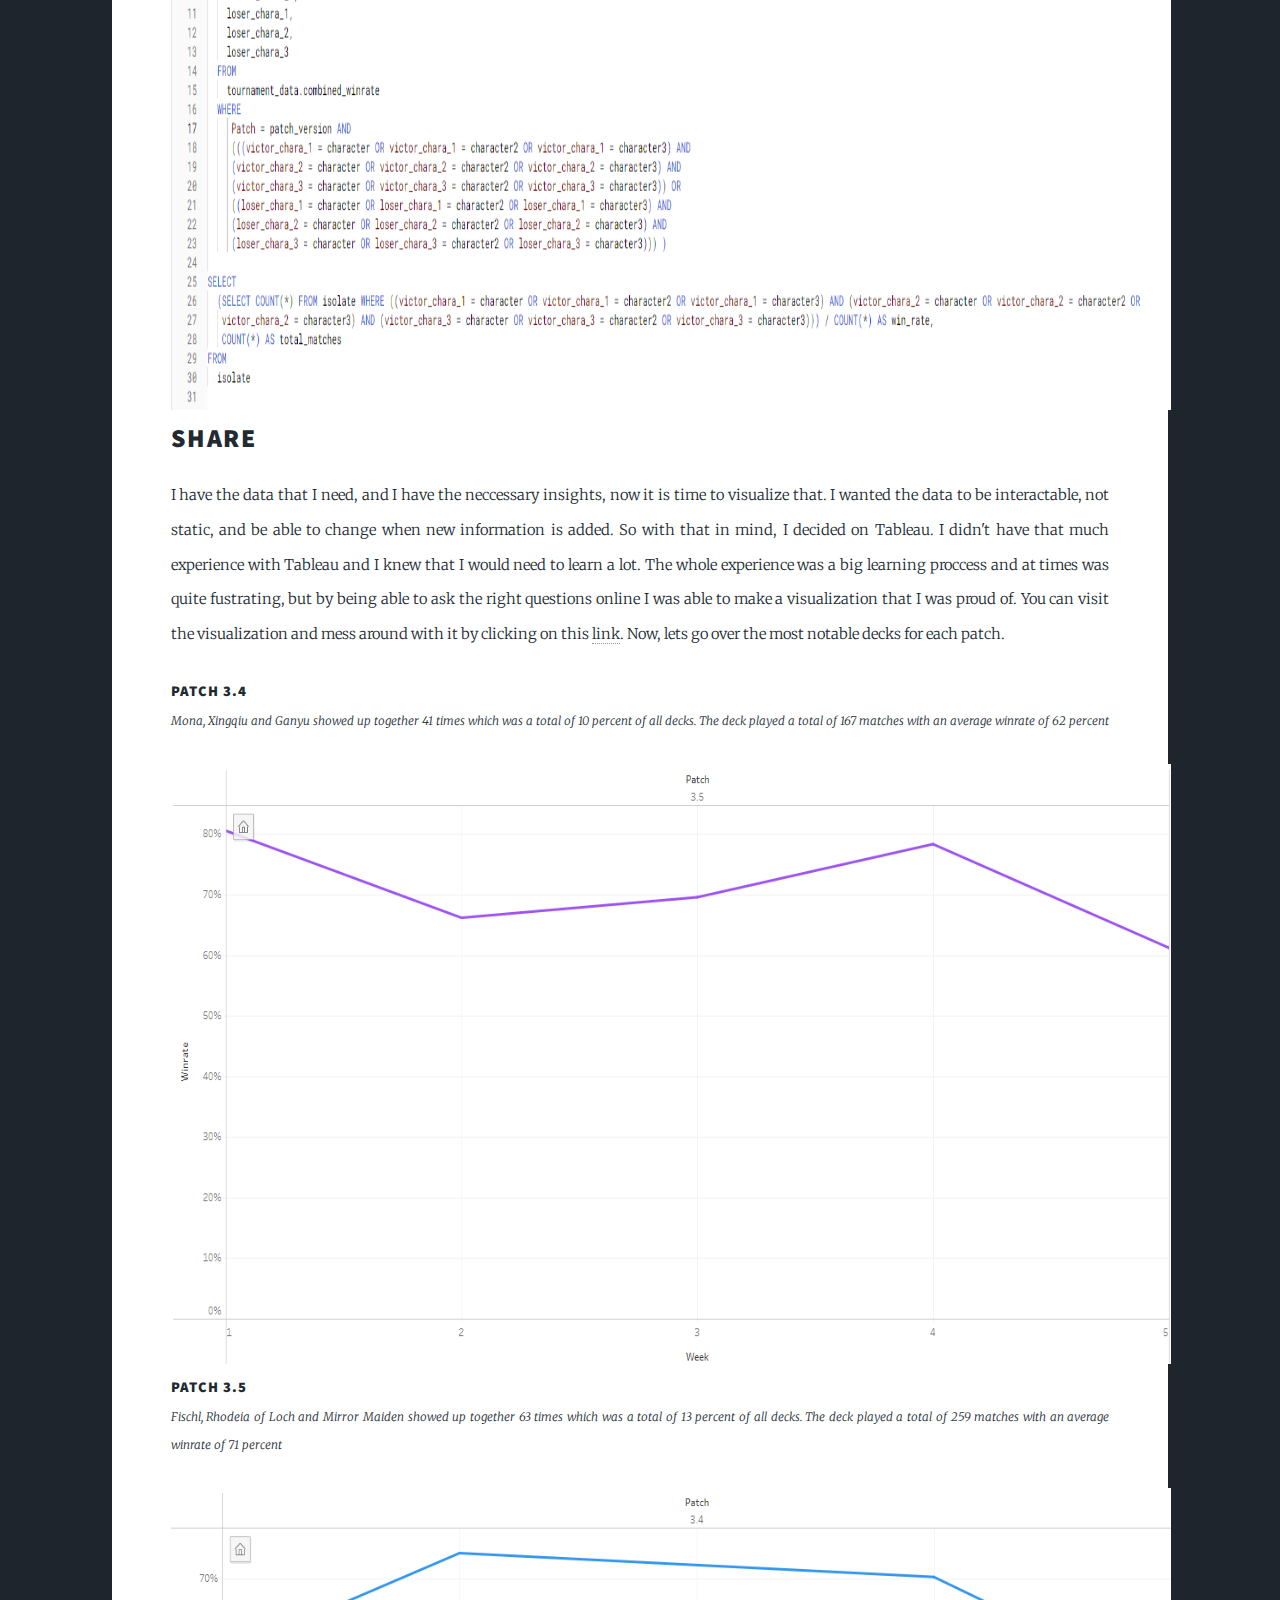
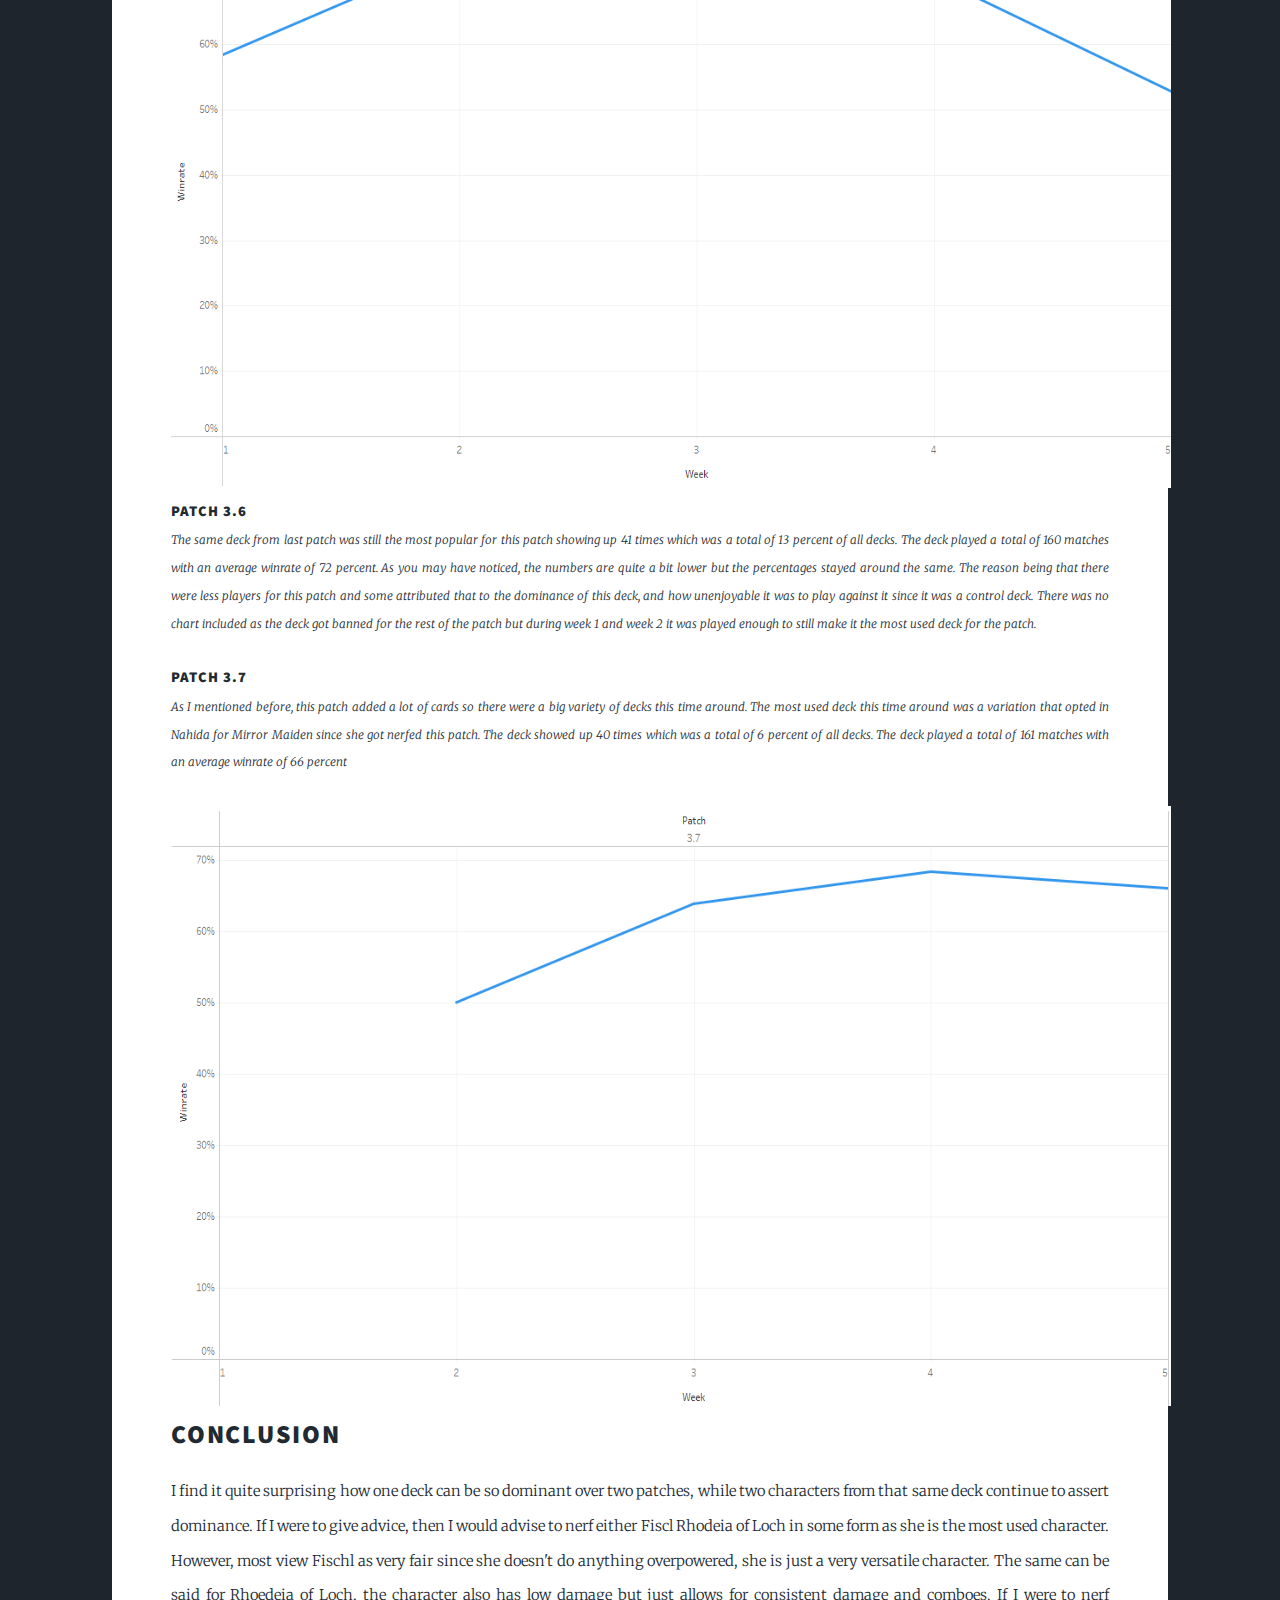
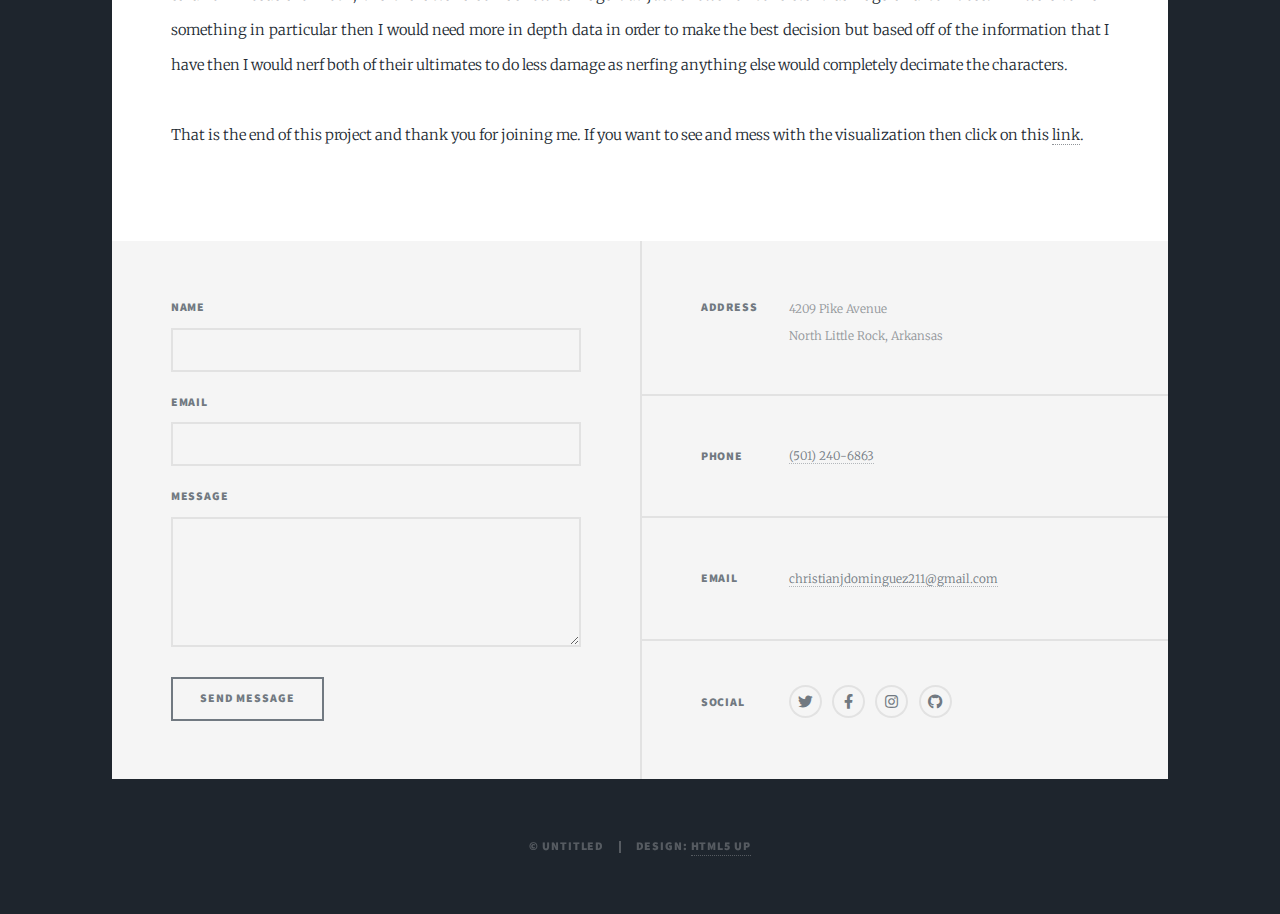
<file: tournament_project.html>
<!DOCTYPE HTML>
<!--
	Massively by HTML5 UP
	html5up.net | @ajlkn
	Free for personal and commercial use under the CCA 3.0 license (html5up.net/license)
-->
<html>
<head>
	<title>Tournament Project</title>
	<meta charset="utf-8" />
	<meta name="viewport" content="width=device-width, initial-scale=1, user-scalable=no" />
	<link rel="stylesheet" href="assets/css/main.css" />
	<noscript><link rel="stylesheet" href="assets/css/noscript.css" /></noscript>
</head>
	<body class="is-preload">

		<!-- Wrapper -->
			<div id="wrapper">

				<!-- Header -->
					<header id="header">
						<a href="projects.html" class="logo">Projects</a>
					</header>

				<!-- Nav -->
					<nav id="nav">
						<ul class="links">
							<li><a href="index.html">About Me</a></li>
							<li class="active"><a href="projects.html">Projects</a></li>
							
						</ul>
						<ul class="icons">
							<li><a href="https://www.linkedin.com/in/christian-j-dominguez/" class="icon brands fa-linkedin"><span class="label">Linked-In</span></a></li>
							<li><a href="https://github.com/gitPenguin211" class="icon brands fa-github"><span class="label">GitHub</span></a></li>
						</ul>
					</nav>

				<!-- Main -->
					<div id="main">

						<!-- Post -->
						<section class="post">
							<header class="major">
								<h1>Tournament Project</h1>

							</header>
							<h2>Summary</h2>
							<p>
								The data that was used for the analysis comes from Genshin Impact, I highly successful open world action role playing game. Since the game is a live service it frequently adds new content within patches, and around 5 months ago
								the game released a card game within the game. Genshin Impact has quite a devoted fanbase, so it didn't take long for people to start organizing and playing within tournaments. I joined a discord server that hosted some tournaments which is specifically where the data comes
								from that I used for this project. The name of the discord is Genius Invocation TCG but in the future I will refer to as GITCG. I participated and kept up with the card game but over time I got busy and wasn't able to be as active.
								However, nearing the I heard that a big patch would be rolling out that would add a lot of cards. So after hearing that, I decided that I wanted to use the tournament data for a personal project. So for this project, I wanted to find out what were the most used characters/decks for each patch and their respective winrate.
							</p>
							<h2>Data Collection</h2>
							<p>
								Since I participated in a few tournaments, I know that GITCG releases a spreadsheet with all the decks being brought for that week along with a link to a 3rd party tournament website so you can keep track of who your next opponent will be
								and it also keeps track of all the wins/losses. So I know where to get the data, but since there were so many spreadsheets and links, first I wanted to create a master list of all the links to the spreadsheets and tournaments to make it easier keeping track of all of it.
							</p>
							<img src="images/ogdata.png" alt="" height="500" width="600" />
							<p>
								After putting all the links in an easily identifiable table, I started looking at the spreadsheets with all the decklist data and I knew that I wasn't going to be needing some of the columns for my analysis but I also knew it needed a bit more data.
								For example, in the left picture I will mostly just need the Ingame Name as that is what is used for the 3rd party tournament website to identify the person, and I also needed all the characters.
							</p>
							<img src="images/example.png" alt="" height="500" width="550" />
							<img src="images/cleanexample.png" alt="" height="500" width="550" />
							<p>
								The right picture is how it ultimately ended up looking like, there are a bit more columns now which I added because I felt like it would be necessary for my analysis. After doing that for all the spreadsheets, I noticed that there were some
								misspellings for the character columns. In total there were around 2 thousand rows, so checking manually was out of the question. Instead I decided to make a list of all the correct spellings for the characters and used Vlookup along with conditional formatting
								to easily spot misspellings and used the tool "find and replace" to find all the misspellings and instead replace them with the correct one.
							</p>
							<img src="images/datavalidation.png" alt="" height="500" width="550" />
							<p>
								Now that we have all the decks formatted and cleaned, it is time to look at the 3rd party tournament data. I took the data from the website and put it on a different spreadsheet tab to do all the work in. Then I put made some Vlookup formulas to grab the
								numbers in the middle ,which represents who won and loss, and seperate the winner and loser. The winner is put on the left, while the loser gets put on the right. Then I put a true or false equation to make sure there isn't an error like two winners or losers.
								The left picture showcases the original data pulled from the website, while the right is the data sorted and cleaned.
							</p>
							<img src="images/winloss.png" alt="" height="500" width="550" />
							<img src="images/winvalidation.png" alt="" height="500" width="550" />
							<p>
								After repeating that proccess, all the winners and losers have been sorted. Now I did some more Vlookup formulas to grab the characters that the person was using from the decklist sheet, and put the characters that won on the left while putting the ones that lost on the right. Then after
								repeating that a couple of times, I took all the data and put it on a new sheet. Finally I have all the data that I need, one table that has a list of all the decks, and another that has all of the matches that players have had that includes wins/losses.
								In total the win/loss table has a total of 5 thousand rows, while the decklist table has around 2 thousand rows.
							</p>
							<h2>Analysis</h2>
							<p>
								Now that the data is set, it is time to analyze the data and my choice of platform was SQL. First I created a dataset, tables and uploaded the data to said tables. Second I wanted to just simply agregate the data and count
								how many times a character showed up within patches. However I found that with how the data is formated, that it was tough for SQL to count all the characters within three columns without giving errors. So I decided to instead combine those three columns into one making it far
								easier to count correctly. I combined those three columns into a temporary table and then made some simple calculations using that temporary table. The left picture is the code that I used, while the right one is the result.
							</p>
							<img src="images/character_usage_code.png" alt="" height="500" width="550" />
							<img src="images/result.png" alt="" height="500" width="550" />
							<p>
								It is worth noting that each deck can run 3 characters, so that is why some percentages is a bit high. With this bit of coding we can figure out who were the most used characters but not exactly what were the most used/popular
								decks. In order to figure that out, I duplicated the query and on the part where we are combining the three columns, I added a filter or where clause to only grab the rows based on the condition which I can easily change at the very top.
								By adding that bid of code, I can now see what were the characters that were most used alongside one another. Once I saw what two characters were most used alongside one another, I would then add another filter in order to see what was the most used character
								for those characters and it showed how many times that deck was used. In this case for patch 3.7, the most used character was Raiden Shogun. Then I filtered out rows where only she was there. After checking checking who were the most used characters with her, the first three were Chongyun, Shenhe, and Itto. Next I filtered the data again
								where it was only Raiden and Chongyun which showed that the most used character with those two was Shenhe, which showed that those three as deck were used 23 times.
							</p>
							<img src="images/character_isolate.png" alt="" height="500" width="550" />
							<img src="images/popular_deck.png" alt="" height="400" width="400" />
							<p>
								So I decided to repeat that proccess for all the patches to find the most used characters/decks for all patches. Now that I know which were the most used characters/decks, now I want to know their respective winrate. In order to calculate that, I filtered rows where the selected
								deck was either the winner or loser. I created a temporary table to hold all those values, then in order to get the winrate I put a nested query to count all the rows where the deck won divided by the total decks. Using the same deck from the past example,
								that deck had a winrate of 68 percent with 106 total matches played. For most card games, since it is a 1v1 game then a winrate of around 50 percent is very healthy. So in comparison,this deck has a very high winrate.
							</p>
							<img src="images/winrate_raiden.png" alt="" height="600" width="1000" />
							<h2>Share</h2>
							<p>
								I have the data that I need, and I have the neccessary insights, now it is time to visualize that. I wanted the data to be interactable, not static, and be able to change when new information is added. So with that in mind, I decided on Tableau. I didn't have that much experience with Tableau and I knew that I would need to learn a lot.
								The whole experience was a big learning proccess and at times was quite fustrating, but by being able to ask the right questions online I was able to make a visualization that I was proud of. You can visit the visualization and mess around with it by clicking on this <a href="https://public.tableau.com/app/profile/christian123/viz/GenshinTournamentData/GenshinTournamentData#1">link</a>.
								Now, lets go over the most notable decks for each patch.
							</p>
							<header>
								<h4>Patch 3.4</h4>
								<p>Mona, Xingqiu and Ganyu showed up together 41 times which was a total of 10 percent of all decks. The deck played a total of 167 matches with an average winrate of 62 percent</p>
							</header>
							<img src="images/3.4.png" alt="" height="600" width="1000" />
							<header>
								<h4>Patch 3.5</h4>
								<p>Fischl, Rhodeia of Loch and Mirror Maiden showed up together 63 times which was a total of 13 percent of all decks. The deck played a total of 259 matches with an average winrate of 71 percent</p>
							</header>
							<img src="images/3.5.png" alt="" height="600" width="1000" />
							<header>
								<h4>Patch 3.6</h4>
								<p>
									The same deck from last patch was still the most popular for this patch showing up 41 times which was a total of 13 percent of all decks. The deck played a total of 160 matches with an average winrate of 72 percent. As you may have noticed, the
									numbers are quite a bit lower but the percentages stayed around the same. The reason being that there were less players for this patch and some attributed that to the dominance of this deck, and how unenjoyable it was to play against it since it was a control deck. There was no
									chart included as the deck got banned for the rest of the patch but during week 1 and week 2 it was played enough to still make it the most used deck for the patch.
								</p>
							</header>

							<header>
								<h4>Patch 3.7</h4>
								<p> As I mentioned before, this patch added a lot of cards so there were a big variety of decks this time around. The most used deck this time around was a variation that opted in Nahida for Mirror Maiden since she got nerfed this patch. The deck showed up 40 times which was a total of 6 percent of all decks. The deck played a total of 161 matches with an average winrate of 66 percent</p>
							</header>
							<img src="images/3.7.png" alt="" height="600" width="1000" />
							<h2>Conclusion</h2>
							<p>
								I find it quite surprising how one deck can be so dominant over two patches, while two characters from that same deck continue to assert dominance. If I were to give advice, then I would advise to nerf either Fiscl Rhodeia of Loch in some form as she is the most used character. However, most view Fischl as very
								fair since she doesn't do anything overpowered, she is just a very versatile character. The same can be said for Rhoedeia of Loch, the character also has low damage but just allows for consistent damage and comboes. If I were to nerf something in particular then I would
								need more in depth data in order to make the best decision but based off of the information that I have then I would nerf both of their ultimates to do less damage as nerfing anything else would completely decimate the characters. <br />
								<br />
								That is the end of this project and thank you for joining me. If you want to see and mess with the visualization then click on this <a href="https://public.tableau.com/app/profile/christian123/viz/GenshinTournamentData/GenshinTournamentData#1">link</a>.
							</p>
						</section>

					</div>

				<!-- Footer -->
					<footer id="footer">
						<section>
							<form method="post" action="#">
								<div class="fields">
									<div class="field">
										<label for="name">Name</label>
										<input type="text" name="name" id="name" />
									</div>
									<div class="field">
										<label for="email">Email</label>
										<input type="text" name="email" id="email" />
									</div>
									<div class="field">
										<label for="message">Message</label>
										<textarea name="message" id="message" rows="3"></textarea>
									</div>
								</div>
								<ul class="actions">
									<li><input type="submit" value="Send Message" /></li>
								</ul>
							</form>
						</section>
						<section class="split contact">
							<section class="alt">
								<h3>Address</h3>
								<p>4209 Pike Avenue<br />
								North Little Rock, Arkansas</p>
							</section>
							<section>
								<h3>Phone</h3>
								<p><a href="#">(501) 240-6863</a></p>
							</section>
							<section>
								<h3>Email</h3>
								<p><a href="#">christianjdominguez211@gmail.com</a></p>
							</section>
							<section>
								<h3>Social</h3>
								<ul class="icons alt">
									<li><a href="#" class="icon brands alt fa-twitter"><span class="label">Twitter</span></a></li>
									<li><a href="#" class="icon brands alt fa-facebook-f"><span class="label">Facebook</span></a></li>
									<li><a href="#" class="icon brands alt fa-instagram"><span class="label">Instagram</span></a></li>
									<li><a href="#" class="icon brands alt fa-github"><span class="label">GitHub</span></a></li>
								</ul>
							</section>
						</section>
					</footer>

				<!-- Copyright -->
					<div id="copyright">
						<ul><li>&copy; Untitled</li><li>Design: <a href="https://html5up.net">HTML5 UP</a></li></ul>
					</div>

			</div>

		<!-- Scripts -->
			<script src="assets/js/jquery.min.js"></script>
			<script src="assets/js/jquery.scrollex.min.js"></script>
			<script src="assets/js/jquery.scrolly.min.js"></script>
			<script src="assets/js/browser.min.js"></script>
			<script src="assets/js/breakpoints.min.js"></script>
			<script src="assets/js/util.js"></script>
			<script src="assets/js/main.js"></script>

	</body>
</html>
</file>
<file: assets/css/main.css>
@import url(fontawesome-all.min.css);
@import url("https://fonts.googleapis.com/css?family=Merriweather:300,700,300italic,700italic|Source+Sans+Pro:900");

/*
	Massively by HTML5 UP
	html5up.net | @ajlkn
	Free for personal and commercial use under the CCA 3.0 license (html5up.net/license)
*/

html, body, div, span, applet, object,
iframe, h1, h2, h3, h4, h5, h6, p, blockquote,
pre, a, abbr, acronym, address, big, cite,
code, del, dfn, em, img, ins, kbd, q, s, samp,
small, strike, strong, sub, sup, tt, var, b,
u, i, center, dl, dt, dd, ol, ul, li, fieldset,
form, label, legend, table, caption, tbody,
tfoot, thead, tr, th, td, article, aside,
canvas, details, embed, figure, figcaption,
footer, header, hgroup, menu, nav, output, ruby,
section, summary, time, mark, audio, video {
	margin: 0;
	padding: 0;
	border: 0;
	font-size: 100%;
	font: inherit;
	vertical-align: baseline;}

article, aside, details, figcaption, figure,
footer, header, hgroup, menu, nav, section {
	display: block;}

body {
	line-height: 1;
}

ol, ul {
	list-style: none;
}

blockquote, q {
	quotes: none;
}

	blockquote:before, blockquote:after, q:before, q:after {
		content: '';
		content: none;
	}

table {
	border-collapse: collapse;
	border-spacing: 0;
}

body {
	-webkit-text-size-adjust: none;
}

mark {
	background-color: transparent;
	color: inherit;
}

input::-moz-focus-inner {
	border: 0;
	padding: 0;
}

input, select, textarea {
	-moz-appearance: none;
	-webkit-appearance: none;
	-ms-appearance: none;
	appearance: none;
}

/* Basic */

	@-ms-viewport {
		width: device-width;
	}

	body {
		-ms-overflow-style: scrollbar;
	}

	@media screen and (max-width: 480px) {

		html, body {
			min-width: 320px;
		}

	}

	html {
		box-sizing: border-box;
	}

	*, *:before, *:after {
		box-sizing: inherit;
	}

	body {
		background-color: #1e252d;
	}

		body.is-preload *, body.is-preload *:before, body.is-preload *:after {
			-moz-animation: none !important;
			-webkit-animation: none !important;
			-ms-animation: none !important;
			animation: none !important;
			-moz-transition: none !important;
			-webkit-transition: none !important;
			-ms-transition: none !important;
			transition: none !important;
		}

/* Type */

	html {
		font-size: 16pt;
	}

		@media screen and (max-width: 1680px) {

			html {
				font-size: 12pt;
			}

		}

		@media screen and (max-width: 1280px) {

			html {
				font-size: 11pt;
			}

		}

		@media screen and (max-width: 360px) {

			html {
				font-size: 10pt;
			}

		}

	body {
		color: #212931;
	}

	body, input, select, textarea {
		font-family: "Merriweather", Georgia, serif;
		font-weight: 300;
		font-size: 1rem;
		line-height: 2.375;
	}

	a {
		-moz-transition: color 0.2s ease-in-out, background-color 0.2s ease-in-out, border-color 0.2s ease-in-out, box-shadow 0.2s ease-in-out;
		-webkit-transition: color 0.2s ease-in-out, background-color 0.2s ease-in-out, border-color 0.2s ease-in-out, box-shadow 0.2s ease-in-out;
		-ms-transition: color 0.2s ease-in-out, background-color 0.2s ease-in-out, border-color 0.2s ease-in-out, box-shadow 0.2s ease-in-out;
		transition: color 0.2s ease-in-out, background-color 0.2s ease-in-out, border-color 0.2s ease-in-out, box-shadow 0.2s ease-in-out;
		border-bottom: dotted 1px;
		text-decoration: none;
	}

		a:hover {
			border-bottom-color: transparent;
		}

	strong, b {
		font-weight: 600;
	}

	em, i {
		font-style: italic;
	}

	p {
		text-align: justify;
		margin: 0 0 2rem 0;
	}

	h1, h2, h3, h4, h5, h6 {
		font-family: "Source Sans Pro", Helvetica, sans-serif;
		font-weight: 900;
		line-height: 1.5;
		letter-spacing: 0.075em;
		text-transform: uppercase;
		margin: 0 0 1rem 0;
	}

		h1 a, h2 a, h3 a, h4 a, h5 a, h6 a {
			border-bottom: 0;
			color: inherit;
			text-decoration: none;
		}

	h1 {
		font-size: 4rem;
		line-height: 1.1;
		margin: 0 0 2rem 0;
	}

	h2 {
		font-size: 1.75rem;
		line-height: 1.3;
		margin: 0 0 1.5rem 0;
	}

	h3 {
		font-size: 1.25rem;
		margin: 0 0 1.5rem 0;
	}

	h4 {
		font-size: 1rem;
	}

	h5 {
		font-size: 0.9rem;
	}

	h6 {
		font-size: 0.8rem;
	}

	sub {
		font-size: 0.8rem;
		position: relative;
		top: 0.5rem;
	}

	sup {
		font-size: 0.8rem;
		position: relative;
		top: -0.5rem;
	}

	blockquote {
		border-left: solid 4px;
		font-style: italic;
		margin: 0 0 2rem 0;
		padding: 0.5rem 0 0.5rem 2rem;
	}

	code {
		border: solid 2px;
		font-family: "Courier New", monospace;
		font-size: 0.9rem;
		margin: 0 0.25rem;
		padding: 0.25rem 0.65rem;
	}

	pre {
		-webkit-overflow-scrolling: touch;
		font-family: "Courier New", monospace;
		font-size: 0.9rem;
		margin: 0 0 2rem 0;
	}

		pre code {
			display: block;
			line-height: 1.75;
			padding: 1rem 1.5rem;
			overflow-x: auto;
		}

	hr {
		border: 0;
		border-bottom: solid 2px;
		margin: 3rem 0;
	}

		hr.major {
			margin: 5rem 0;
		}

	.align-left {
		text-align: left;
	}

	.align-center {
		text-align: center;
	}

	.align-right {
		text-align: right;
	}

	input, select, textarea {
		color: #212931;
	}

	a {
		color: #212931;
		border-bottom-color: rgba(33, 41, 49, 0.5);
	}

		a:hover {
			border-bottom-color: transparent;
			color: #18bfef !important;
		}

	strong, b {
		color: #212931;
	}

	h1, h2, h3, h4, h5, h6 {
		color: #212931;
	}

	blockquote {
		border-left-color: #eeeeee;
	}

	code {
		background: rgba(220, 220, 220, 0.25);
		border-color: #eeeeee;
	}

	hr {
		border-bottom-color: #eeeeee;
	}

/* Row */

	.row {
		display: flex;
		flex-wrap: wrap;
		box-sizing: border-box;
		align-items: stretch;
	}

		.row > * {
			box-sizing: border-box;
		}

		.row.gtr-uniform > * > :last-child {
			margin-bottom: 0;
		}

		.row.aln-left {
			justify-content: flex-start;
		}

		.row.aln-center {
			justify-content: center;
		}

		.row.aln-right {
			justify-content: flex-end;
		}

		.row.aln-top {
			align-items: flex-start;
		}

		.row.aln-middle {
			align-items: center;
		}

		.row.aln-bottom {
			align-items: flex-end;
		}

		.row > .imp {
			order: -1;
		}

		.row > .col-1 {
			width: 8.33333%;
		}

		.row > .off-1 {
			margin-left: 8.33333%;
		}

		.row > .col-2 {
			width: 16.66667%;
		}

		.row > .off-2 {
			margin-left: 16.66667%;
		}

		.row > .col-3 {
			width: 25%;
		}

		.row > .off-3 {
			margin-left: 25%;
		}

		.row > .col-4 {
			width: 33.33333%;
		}

		.row > .off-4 {
			margin-left: 33.33333%;
		}

		.row > .col-5 {
			width: 41.66667%;
		}

		.row > .off-5 {
			margin-left: 41.66667%;
		}

		.row > .col-6 {
			width: 50%;
		}

		.row > .off-6 {
			margin-left: 50%;
		}

		.row > .col-7 {
			width: 58.33333%;
		}

		.row > .off-7 {
			margin-left: 58.33333%;
		}

		.row > .col-8 {
			width: 66.66667%;
		}

		.row > .off-8 {
			margin-left: 66.66667%;
		}

		.row > .col-9 {
			width: 75%;
		}

		.row > .off-9 {
			margin-left: 75%;
		}

		.row > .col-10 {
			width: 83.33333%;
		}

		.row > .off-10 {
			margin-left: 83.33333%;
		}

		.row > .col-11 {
			width: 91.66667%;
		}

		.row > .off-11 {
			margin-left: 91.66667%;
		}

		.row > .col-12 {
			width: 100%;
		}

		.row > .off-12 {
			margin-left: 100%;
		}

		.row.gtr-0 {
			margin-top: 0;
			margin-left: 0rem;
		}

			.row.gtr-0 > * {
				padding: 0 0 0 0rem;
			}

			.row.gtr-0.gtr-uniform {
				margin-top: 0rem;
			}

				.row.gtr-0.gtr-uniform > * {
					padding-top: 0rem;
				}

		.row.gtr-25 {
			margin-top: 0;
			margin-left: -0.375rem;
		}

			.row.gtr-25 > * {
				padding: 0 0 0 0.375rem;
			}

			.row.gtr-25.gtr-uniform {
				margin-top: -0.375rem;
			}

				.row.gtr-25.gtr-uniform > * {
					padding-top: 0.375rem;
				}

		.row.gtr-50 {
			margin-top: 0;
			margin-left: -0.75rem;
		}

			.row.gtr-50 > * {
				padding: 0 0 0 0.75rem;
			}

			.row.gtr-50.gtr-uniform {
				margin-top: -0.75rem;
			}

				.row.gtr-50.gtr-uniform > * {
					padding-top: 0.75rem;
				}

		.row {
			margin-top: 0;
			margin-left: -1.5rem;
		}

			.row > * {
				padding: 0 0 0 1.5rem;
			}

			.row.gtr-uniform {
				margin-top: -1.5rem;
			}

				.row.gtr-uniform > * {
					padding-top: 1.5rem;
				}

		.row.gtr-150 {
			margin-top: 0;
			margin-left: -2.25rem;
		}

			.row.gtr-150 > * {
				padding: 0 0 0 2.25rem;
			}

			.row.gtr-150.gtr-uniform {
				margin-top: -2.25rem;
			}

				.row.gtr-150.gtr-uniform > * {
					padding-top: 2.25rem;
				}

		.row.gtr-200 {
			margin-top: 0;
			margin-left: -3rem;
		}

			.row.gtr-200 > * {
				padding: 0 0 0 3rem;
			}

			.row.gtr-200.gtr-uniform {
				margin-top: -3rem;
			}

				.row.gtr-200.gtr-uniform > * {
					padding-top: 3rem;
				}

		@media screen and (max-width: 1680px) {

			.row {
				display: flex;
				flex-wrap: wrap;
				box-sizing: border-box;
				align-items: stretch;
			}

				.row > * {
					box-sizing: border-box;
				}

				.row.gtr-uniform > * > :last-child {
					margin-bottom: 0;
				}

				.row.aln-left {
					justify-content: flex-start;
				}

				.row.aln-center {
					justify-content: center;
				}

				.row.aln-right {
					justify-content: flex-end;
				}

				.row.aln-top {
					align-items: flex-start;
				}

				.row.aln-middle {
					align-items: center;
				}

				.row.aln-bottom {
					align-items: flex-end;
				}

				.row > .imp-xlarge {
					order: -1;
				}

				.row > .col-1-xlarge {
					width: 8.33333%;
				}

				.row > .off-1-xlarge {
					margin-left: 8.33333%;
				}

				.row > .col-2-xlarge {
					width: 16.66667%;
				}

				.row > .off-2-xlarge {
					margin-left: 16.66667%;
				}

				.row > .col-3-xlarge {
					width: 25%;
				}

				.row > .off-3-xlarge {
					margin-left: 25%;
				}

				.row > .col-4-xlarge {
					width: 33.33333%;
				}

				.row > .off-4-xlarge {
					margin-left: 33.33333%;
				}

				.row > .col-5-xlarge {
					width: 41.66667%;
				}

				.row > .off-5-xlarge {
					margin-left: 41.66667%;
				}

				.row > .col-6-xlarge {
					width: 50%;
				}

				.row > .off-6-xlarge {
					margin-left: 50%;
				}

				.row > .col-7-xlarge {
					width: 58.33333%;
				}

				.row > .off-7-xlarge {
					margin-left: 58.33333%;
				}

				.row > .col-8-xlarge {
					width: 66.66667%;
				}

				.row > .off-8-xlarge {
					margin-left: 66.66667%;
				}

				.row > .col-9-xlarge {
					width: 75%;
				}

				.row > .off-9-xlarge {
					margin-left: 75%;
				}

				.row > .col-10-xlarge {
					width: 83.33333%;
				}

				.row > .off-10-xlarge {
					margin-left: 83.33333%;
				}

				.row > .col-11-xlarge {
					width: 91.66667%;
				}

				.row > .off-11-xlarge {
					margin-left: 91.66667%;
				}

				.row > .col-12-xlarge {
					width: 100%;
				}

				.row > .off-12-xlarge {
					margin-left: 100%;
				}

				.row.gtr-0 {
					margin-top: 0;
					margin-left: 0rem;
				}

					.row.gtr-0 > * {
						padding: 0 0 0 0rem;
					}

					.row.gtr-0.gtr-uniform {
						margin-top: 0rem;
					}

						.row.gtr-0.gtr-uniform > * {
							padding-top: 0rem;
						}

				.row.gtr-25 {
					margin-top: 0;
					margin-left: -0.375rem;
				}

					.row.gtr-25 > * {
						padding: 0 0 0 0.375rem;
					}

					.row.gtr-25.gtr-uniform {
						margin-top: -0.375rem;
					}

						.row.gtr-25.gtr-uniform > * {
							padding-top: 0.375rem;
						}

				.row.gtr-50 {
					margin-top: 0;
					margin-left: -0.75rem;
				}

					.row.gtr-50 > * {
						padding: 0 0 0 0.75rem;
					}

					.row.gtr-50.gtr-uniform {
						margin-top: -0.75rem;
					}

						.row.gtr-50.gtr-uniform > * {
							padding-top: 0.75rem;
						}

				.row {
					margin-top: 0;
					margin-left: -1.5rem;
				}

					.row > * {
						padding: 0 0 0 1.5rem;
					}

					.row.gtr-uniform {
						margin-top: -1.5rem;
					}

						.row.gtr-uniform > * {
							padding-top: 1.5rem;
						}

				.row.gtr-150 {
					margin-top: 0;
					margin-left: -2.25rem;
				}

					.row.gtr-150 > * {
						padding: 0 0 0 2.25rem;
					}

					.row.gtr-150.gtr-uniform {
						margin-top: -2.25rem;
					}

						.row.gtr-150.gtr-uniform > * {
							padding-top: 2.25rem;
						}

				.row.gtr-200 {
					margin-top: 0;
					margin-left: -3rem;
				}

					.row.gtr-200 > * {
						padding: 0 0 0 3rem;
					}

					.row.gtr-200.gtr-uniform {
						margin-top: -3rem;
					}

						.row.gtr-200.gtr-uniform > * {
							padding-top: 3rem;
						}

		}

		@media screen and (max-width: 1280px) {

			.row {
				display: flex;
				flex-wrap: wrap;
				box-sizing: border-box;
				align-items: stretch;
			}

				.row > * {
					box-sizing: border-box;
				}

				.row.gtr-uniform > * > :last-child {
					margin-bottom: 0;
				}

				.row.aln-left {
					justify-content: flex-start;
				}

				.row.aln-center {
					justify-content: center;
				}

				.row.aln-right {
					justify-content: flex-end;
				}

				.row.aln-top {
					align-items: flex-start;
				}

				.row.aln-middle {
					align-items: center;
				}

				.row.aln-bottom {
					align-items: flex-end;
				}

				.row > .imp-large {
					order: -1;
				}

				.row > .col-1-large {
					width: 8.33333%;
				}

				.row > .off-1-large {
					margin-left: 8.33333%;
				}

				.row > .col-2-large {
					width: 16.66667%;
				}

				.row > .off-2-large {
					margin-left: 16.66667%;
				}

				.row > .col-3-large {
					width: 25%;
				}

				.row > .off-3-large {
					margin-left: 25%;
				}

				.row > .col-4-large {
					width: 33.33333%;
				}

				.row > .off-4-large {
					margin-left: 33.33333%;
				}

				.row > .col-5-large {
					width: 41.66667%;
				}

				.row > .off-5-large {
					margin-left: 41.66667%;
				}

				.row > .col-6-large {
					width: 50%;
				}

				.row > .off-6-large {
					margin-left: 50%;
				}

				.row > .col-7-large {
					width: 58.33333%;
				}

				.row > .off-7-large {
					margin-left: 58.33333%;
				}

				.row > .col-8-large {
					width: 66.66667%;
				}

				.row > .off-8-large {
					margin-left: 66.66667%;
				}

				.row > .col-9-large {
					width: 75%;
				}

				.row > .off-9-large {
					margin-left: 75%;
				}

				.row > .col-10-large {
					width: 83.33333%;
				}

				.row > .off-10-large {
					margin-left: 83.33333%;
				}

				.row > .col-11-large {
					width: 91.66667%;
				}

				.row > .off-11-large {
					margin-left: 91.66667%;
				}

				.row > .col-12-large {
					width: 100%;
				}

				.row > .off-12-large {
					margin-left: 100%;
				}

				.row.gtr-0 {
					margin-top: 0;
					margin-left: 0rem;
				}

					.row.gtr-0 > * {
						padding: 0 0 0 0rem;
					}

					.row.gtr-0.gtr-uniform {
						margin-top: 0rem;
					}

						.row.gtr-0.gtr-uniform > * {
							padding-top: 0rem;
						}

				.row.gtr-25 {
					margin-top: 0;
					margin-left: -0.375rem;
				}

					.row.gtr-25 > * {
						padding: 0 0 0 0.375rem;
					}

					.row.gtr-25.gtr-uniform {
						margin-top: -0.375rem;
					}

						.row.gtr-25.gtr-uniform > * {
							padding-top: 0.375rem;
						}

				.row.gtr-50 {
					margin-top: 0;
					margin-left: -0.75rem;
				}

					.row.gtr-50 > * {
						padding: 0 0 0 0.75rem;
					}

					.row.gtr-50.gtr-uniform {
						margin-top: -0.75rem;
					}

						.row.gtr-50.gtr-uniform > * {
							padding-top: 0.75rem;
						}

				.row {
					margin-top: 0;
					margin-left: -1.5rem;
				}

					.row > * {
						padding: 0 0 0 1.5rem;
					}

					.row.gtr-uniform {
						margin-top: -1.5rem;
					}

						.row.gtr-uniform > * {
							padding-top: 1.5rem;
						}

				.row.gtr-150 {
					margin-top: 0;
					margin-left: -2.25rem;
				}

					.row.gtr-150 > * {
						padding: 0 0 0 2.25rem;
					}

					.row.gtr-150.gtr-uniform {
						margin-top: -2.25rem;
					}

						.row.gtr-150.gtr-uniform > * {
							padding-top: 2.25rem;
						}

				.row.gtr-200 {
					margin-top: 0;
					margin-left: -3rem;
				}

					.row.gtr-200 > * {
						padding: 0 0 0 3rem;
					}

					.row.gtr-200.gtr-uniform {
						margin-top: -3rem;
					}

						.row.gtr-200.gtr-uniform > * {
							padding-top: 3rem;
						}

		}

		@media screen and (max-width: 980px) {

			.row {
				display: flex;
				flex-wrap: wrap;
				box-sizing: border-box;
				align-items: stretch;
			}

				.row > * {
					box-sizing: border-box;
				}

				.row.gtr-uniform > * > :last-child {
					margin-bottom: 0;
				}

				.row.aln-left {
					justify-content: flex-start;
				}

				.row.aln-center {
					justify-content: center;
				}

				.row.aln-right {
					justify-content: flex-end;
				}

				.row.aln-top {
					align-items: flex-start;
				}

				.row.aln-middle {
					align-items: center;
				}

				.row.aln-bottom {
					align-items: flex-end;
				}

				.row > .imp-medium {
					order: -1;
				}

				.row > .col-1-medium {
					width: 8.33333%;
				}

				.row > .off-1-medium {
					margin-left: 8.33333%;
				}

				.row > .col-2-medium {
					width: 16.66667%;
				}

				.row > .off-2-medium {
					margin-left: 16.66667%;
				}

				.row > .col-3-medium {
					width: 25%;
				}

				.row > .off-3-medium {
					margin-left: 25%;
				}

				.row > .col-4-medium {
					width: 33.33333%;
				}

				.row > .off-4-medium {
					margin-left: 33.33333%;
				}

				.row > .col-5-medium {
					width: 41.66667%;
				}

				.row > .off-5-medium {
					margin-left: 41.66667%;
				}

				.row > .col-6-medium {
					width: 50%;
				}

				.row > .off-6-medium {
					margin-left: 50%;
				}

				.row > .col-7-medium {
					width: 58.33333%;
				}

				.row > .off-7-medium {
					margin-left: 58.33333%;
				}

				.row > .col-8-medium {
					width: 66.66667%;
				}

				.row > .off-8-medium {
					margin-left: 66.66667%;
				}

				.row > .col-9-medium {
					width: 75%;
				}

				.row > .off-9-medium {
					margin-left: 75%;
				}

				.row > .col-10-medium {
					width: 83.33333%;
				}

				.row > .off-10-medium {
					margin-left: 83.33333%;
				}

				.row > .col-11-medium {
					width: 91.66667%;
				}

				.row > .off-11-medium {
					margin-left: 91.66667%;
				}

				.row > .col-12-medium {
					width: 100%;
				}

				.row > .off-12-medium {
					margin-left: 100%;
				}

				.row.gtr-0 {
					margin-top: 0;
					margin-left: 0rem;
				}

					.row.gtr-0 > * {
						padding: 0 0 0 0rem;
					}

					.row.gtr-0.gtr-uniform {
						margin-top: 0rem;
					}

						.row.gtr-0.gtr-uniform > * {
							padding-top: 0rem;
						}

				.row.gtr-25 {
					margin-top: 0;
					margin-left: -0.375rem;
				}

					.row.gtr-25 > * {
						padding: 0 0 0 0.375rem;
					}

					.row.gtr-25.gtr-uniform {
						margin-top: -0.375rem;
					}

						.row.gtr-25.gtr-uniform > * {
							padding-top: 0.375rem;
						}

				.row.gtr-50 {
					margin-top: 0;
					margin-left: -0.75rem;
				}

					.row.gtr-50 > * {
						padding: 0 0 0 0.75rem;
					}

					.row.gtr-50.gtr-uniform {
						margin-top: -0.75rem;
					}

						.row.gtr-50.gtr-uniform > * {
							padding-top: 0.75rem;
						}

				.row {
					margin-top: 0;
					margin-left: -1.5rem;
				}

					.row > * {
						padding: 0 0 0 1.5rem;
					}

					.row.gtr-uniform {
						margin-top: -1.5rem;
					}

						.row.gtr-uniform > * {
							padding-top: 1.5rem;
						}

				.row.gtr-150 {
					margin-top: 0;
					margin-left: -2.25rem;
				}

					.row.gtr-150 > * {
						padding: 0 0 0 2.25rem;
					}

					.row.gtr-150.gtr-uniform {
						margin-top: -2.25rem;
					}

						.row.gtr-150.gtr-uniform > * {
							padding-top: 2.25rem;
						}

				.row.gtr-200 {
					margin-top: 0;
					margin-left: -3rem;
				}

					.row.gtr-200 > * {
						padding: 0 0 0 3rem;
					}

					.row.gtr-200.gtr-uniform {
						margin-top: -3rem;
					}

						.row.gtr-200.gtr-uniform > * {
							padding-top: 3rem;
						}

		}

		@media screen and (max-width: 736px) {

			.row {
				display: flex;
				flex-wrap: wrap;
				box-sizing: border-box;
				align-items: stretch;
			}

				.row > * {
					box-sizing: border-box;
				}

				.row.gtr-uniform > * > :last-child {
					margin-bottom: 0;
				}

				.row.aln-left {
					justify-content: flex-start;
				}

				.row.aln-center {
					justify-content: center;
				}

				.row.aln-right {
					justify-content: flex-end;
				}

				.row.aln-top {
					align-items: flex-start;
				}

				.row.aln-middle {
					align-items: center;
				}

				.row.aln-bottom {
					align-items: flex-end;
				}

				.row > .imp-small {
					order: -1;
				}

				.row > .col-1-small {
					width: 8.33333%;
				}

				.row > .off-1-small {
					margin-left: 8.33333%;
				}

				.row > .col-2-small {
					width: 16.66667%;
				}

				.row > .off-2-small {
					margin-left: 16.66667%;
				}

				.row > .col-3-small {
					width: 25%;
				}

				.row > .off-3-small {
					margin-left: 25%;
				}

				.row > .col-4-small {
					width: 33.33333%;
				}

				.row > .off-4-small {
					margin-left: 33.33333%;
				}

				.row > .col-5-small {
					width: 41.66667%;
				}

				.row > .off-5-small {
					margin-left: 41.66667%;
				}

				.row > .col-6-small {
					width: 50%;
				}

				.row > .off-6-small {
					margin-left: 50%;
				}

				.row > .col-7-small {
					width: 58.33333%;
				}

				.row > .off-7-small {
					margin-left: 58.33333%;
				}

				.row > .col-8-small {
					width: 66.66667%;
				}

				.row > .off-8-small {
					margin-left: 66.66667%;
				}

				.row > .col-9-small {
					width: 75%;
				}

				.row > .off-9-small {
					margin-left: 75%;
				}

				.row > .col-10-small {
					width: 83.33333%;
				}

				.row > .off-10-small {
					margin-left: 83.33333%;
				}

				.row > .col-11-small {
					width: 91.66667%;
				}

				.row > .off-11-small {
					margin-left: 91.66667%;
				}

				.row > .col-12-small {
					width: 100%;
				}

				.row > .off-12-small {
					margin-left: 100%;
				}

				.row.gtr-0 {
					margin-top: 0;
					margin-left: 0rem;
				}

					.row.gtr-0 > * {
						padding: 0 0 0 0rem;
					}

					.row.gtr-0.gtr-uniform {
						margin-top: 0rem;
					}

						.row.gtr-0.gtr-uniform > * {
							padding-top: 0rem;
						}

				.row.gtr-25 {
					margin-top: 0;
					margin-left: -0.375rem;
				}

					.row.gtr-25 > * {
						padding: 0 0 0 0.375rem;
					}

					.row.gtr-25.gtr-uniform {
						margin-top: -0.375rem;
					}

						.row.gtr-25.gtr-uniform > * {
							padding-top: 0.375rem;
						}

				.row.gtr-50 {
					margin-top: 0;
					margin-left: -0.75rem;
				}

					.row.gtr-50 > * {
						padding: 0 0 0 0.75rem;
					}

					.row.gtr-50.gtr-uniform {
						margin-top: -0.75rem;
					}

						.row.gtr-50.gtr-uniform > * {
							padding-top: 0.75rem;
						}

				.row {
					margin-top: 0;
					margin-left: -1.5rem;
				}

					.row > * {
						padding: 0 0 0 1.5rem;
					}

					.row.gtr-uniform {
						margin-top: -1.5rem;
					}

						.row.gtr-uniform > * {
							padding-top: 1.5rem;
						}

				.row.gtr-150 {
					margin-top: 0;
					margin-left: -2.25rem;
				}

					.row.gtr-150 > * {
						padding: 0 0 0 2.25rem;
					}

					.row.gtr-150.gtr-uniform {
						margin-top: -2.25rem;
					}

						.row.gtr-150.gtr-uniform > * {
							padding-top: 2.25rem;
						}

				.row.gtr-200 {
					margin-top: 0;
					margin-left: -3rem;
				}

					.row.gtr-200 > * {
						padding: 0 0 0 3rem;
					}

					.row.gtr-200.gtr-uniform {
						margin-top: -3rem;
					}

						.row.gtr-200.gtr-uniform > * {
							padding-top: 3rem;
						}

		}

		@media screen and (max-width: 480px) {

			.row {
				display: flex;
				flex-wrap: wrap;
				box-sizing: border-box;
				align-items: stretch;
			}

				.row > * {
					box-sizing: border-box;
				}

				.row.gtr-uniform > * > :last-child {
					margin-bottom: 0;
				}

				.row.aln-left {
					justify-content: flex-start;
				}

				.row.aln-center {
					justify-content: center;
				}

				.row.aln-right {
					justify-content: flex-end;
				}

				.row.aln-top {
					align-items: flex-start;
				}

				.row.aln-middle {
					align-items: center;
				}

				.row.aln-bottom {
					align-items: flex-end;
				}

				.row > .imp-xsmall {
					order: -1;
				}

				.row > .col-1-xsmall {
					width: 8.33333%;
				}

				.row > .off-1-xsmall {
					margin-left: 8.33333%;
				}

				.row > .col-2-xsmall {
					width: 16.66667%;
				}

				.row > .off-2-xsmall {
					margin-left: 16.66667%;
				}

				.row > .col-3-xsmall {
					width: 25%;
				}

				.row > .off-3-xsmall {
					margin-left: 25%;
				}

				.row > .col-4-xsmall {
					width: 33.33333%;
				}

				.row > .off-4-xsmall {
					margin-left: 33.33333%;
				}

				.row > .col-5-xsmall {
					width: 41.66667%;
				}

				.row > .off-5-xsmall {
					margin-left: 41.66667%;
				}

				.row > .col-6-xsmall {
					width: 50%;
				}

				.row > .off-6-xsmall {
					margin-left: 50%;
				}

				.row > .col-7-xsmall {
					width: 58.33333%;
				}

				.row > .off-7-xsmall {
					margin-left: 58.33333%;
				}

				.row > .col-8-xsmall {
					width: 66.66667%;
				}

				.row > .off-8-xsmall {
					margin-left: 66.66667%;
				}

				.row > .col-9-xsmall {
					width: 75%;
				}

				.row > .off-9-xsmall {
					margin-left: 75%;
				}

				.row > .col-10-xsmall {
					width: 83.33333%;
				}

				.row > .off-10-xsmall {
					margin-left: 83.33333%;
				}

				.row > .col-11-xsmall {
					width: 91.66667%;
				}

				.row > .off-11-xsmall {
					margin-left: 91.66667%;
				}

				.row > .col-12-xsmall {
					width: 100%;
				}

				.row > .off-12-xsmall {
					margin-left: 100%;
				}

				.row.gtr-0 {
					margin-top: 0;
					margin-left: 0rem;
				}

					.row.gtr-0 > * {
						padding: 0 0 0 0rem;
					}

					.row.gtr-0.gtr-uniform {
						margin-top: 0rem;
					}

						.row.gtr-0.gtr-uniform > * {
							padding-top: 0rem;
						}

				.row.gtr-25 {
					margin-top: 0;
					margin-left: -0.375rem;
				}

					.row.gtr-25 > * {
						padding: 0 0 0 0.375rem;
					}

					.row.gtr-25.gtr-uniform {
						margin-top: -0.375rem;
					}

						.row.gtr-25.gtr-uniform > * {
							padding-top: 0.375rem;
						}

				.row.gtr-50 {
					margin-top: 0;
					margin-left: -0.75rem;
				}

					.row.gtr-50 > * {
						padding: 0 0 0 0.75rem;
					}

					.row.gtr-50.gtr-uniform {
						margin-top: -0.75rem;
					}

						.row.gtr-50.gtr-uniform > * {
							padding-top: 0.75rem;
						}

				.row {
					margin-top: 0;
					margin-left: -1.5rem;
				}

					.row > * {
						padding: 0 0 0 1.5rem;
					}

					.row.gtr-uniform {
						margin-top: -1.5rem;
					}

						.row.gtr-uniform > * {
							padding-top: 1.5rem;
						}

				.row.gtr-150 {
					margin-top: 0;
					margin-left: -2.25rem;
				}

					.row.gtr-150 > * {
						padding: 0 0 0 2.25rem;
					}

					.row.gtr-150.gtr-uniform {
						margin-top: -2.25rem;
					}

						.row.gtr-150.gtr-uniform > * {
							padding-top: 2.25rem;
						}

				.row.gtr-200 {
					margin-top: 0;
					margin-left: -3rem;
				}

					.row.gtr-200 > * {
						padding: 0 0 0 3rem;
					}

					.row.gtr-200.gtr-uniform {
						margin-top: -3rem;
					}

						.row.gtr-200.gtr-uniform > * {
							padding-top: 3rem;
						}

		}

		@media screen and (max-width: 360px) {

			.row {
				display: flex;
				flex-wrap: wrap;
				box-sizing: border-box;
				align-items: stretch;
			}

				.row > * {
					box-sizing: border-box;
				}

				.row.gtr-uniform > * > :last-child {
					margin-bottom: 0;
				}

				.row.aln-left {
					justify-content: flex-start;
				}

				.row.aln-center {
					justify-content: center;
				}

				.row.aln-right {
					justify-content: flex-end;
				}

				.row.aln-top {
					align-items: flex-start;
				}

				.row.aln-middle {
					align-items: center;
				}

				.row.aln-bottom {
					align-items: flex-end;
				}

				.row > .imp-xxsmall {
					order: -1;
				}

				.row > .col-1-xxsmall {
					width: 8.33333%;
				}

				.row > .off-1-xxsmall {
					margin-left: 8.33333%;
				}

				.row > .col-2-xxsmall {
					width: 16.66667%;
				}

				.row > .off-2-xxsmall {
					margin-left: 16.66667%;
				}

				.row > .col-3-xxsmall {
					width: 25%;
				}

				.row > .off-3-xxsmall {
					margin-left: 25%;
				}

				.row > .col-4-xxsmall {
					width: 33.33333%;
				}

				.row > .off-4-xxsmall {
					margin-left: 33.33333%;
				}

				.row > .col-5-xxsmall {
					width: 41.66667%;
				}

				.row > .off-5-xxsmall {
					margin-left: 41.66667%;
				}

				.row > .col-6-xxsmall {
					width: 50%;
				}

				.row > .off-6-xxsmall {
					margin-left: 50%;
				}

				.row > .col-7-xxsmall {
					width: 58.33333%;
				}

				.row > .off-7-xxsmall {
					margin-left: 58.33333%;
				}

				.row > .col-8-xxsmall {
					width: 66.66667%;
				}

				.row > .off-8-xxsmall {
					margin-left: 66.66667%;
				}

				.row > .col-9-xxsmall {
					width: 75%;
				}

				.row > .off-9-xxsmall {
					margin-left: 75%;
				}

				.row > .col-10-xxsmall {
					width: 83.33333%;
				}

				.row > .off-10-xxsmall {
					margin-left: 83.33333%;
				}

				.row > .col-11-xxsmall {
					width: 91.66667%;
				}

				.row > .off-11-xxsmall {
					margin-left: 91.66667%;
				}

				.row > .col-12-xxsmall {
					width: 100%;
				}

				.row > .off-12-xxsmall {
					margin-left: 100%;
				}

				.row.gtr-0 {
					margin-top: 0;
					margin-left: 0rem;
				}

					.row.gtr-0 > * {
						padding: 0 0 0 0rem;
					}

					.row.gtr-0.gtr-uniform {
						margin-top: 0rem;
					}

						.row.gtr-0.gtr-uniform > * {
							padding-top: 0rem;
						}

				.row.gtr-25 {
					margin-top: 0;
					margin-left: -0.375rem;
				}

					.row.gtr-25 > * {
						padding: 0 0 0 0.375rem;
					}

					.row.gtr-25.gtr-uniform {
						margin-top: -0.375rem;
					}

						.row.gtr-25.gtr-uniform > * {
							padding-top: 0.375rem;
						}

				.row.gtr-50 {
					margin-top: 0;
					margin-left: -0.75rem;
				}

					.row.gtr-50 > * {
						padding: 0 0 0 0.75rem;
					}

					.row.gtr-50.gtr-uniform {
						margin-top: -0.75rem;
					}

						.row.gtr-50.gtr-uniform > * {
							padding-top: 0.75rem;
						}

				.row {
					margin-top: 0;
					margin-left: -1.5rem;
				}

					.row > * {
						padding: 0 0 0 1.5rem;
					}

					.row.gtr-uniform {
						margin-top: -1.5rem;
					}

						.row.gtr-uniform > * {
							padding-top: 1.5rem;
						}

				.row.gtr-150 {
					margin-top: 0;
					margin-left: -2.25rem;
				}

					.row.gtr-150 > * {
						padding: 0 0 0 2.25rem;
					}

					.row.gtr-150.gtr-uniform {
						margin-top: -2.25rem;
					}

						.row.gtr-150.gtr-uniform > * {
							padding-top: 2.25rem;
						}

				.row.gtr-200 {
					margin-top: 0;
					margin-left: -3rem;
				}

					.row.gtr-200 > * {
						padding: 0 0 0 3rem;
					}

					.row.gtr-200.gtr-uniform {
						margin-top: -3rem;
					}

						.row.gtr-200.gtr-uniform > * {
							padding-top: 3rem;
						}

		}

/* Box */

	.box {
		border: solid 2px;
		margin-bottom: 2rem;
		padding: 1.5rem;
	}

		.box > :last-child,
		.box > :last-child > :last-child,
		.box > :last-child > :last-child > :last-child {
			margin-bottom: 0;
		}

		.box.alt {
			border: 0;
			border-radius: 0;
			padding: 0;
		}

	.box {
		border-color: #eeeeee;
	}

/* Button */

	input[type="submit"],
	input[type="reset"],
	input[type="button"],
	button,
	.button {
		-moz-appearance: none;
		-webkit-appearance: none;
		-ms-appearance: none;
		appearance: none;
		-moz-transition: background-color 0.2s ease-in-out, box-shadow 0.2s ease-in-out, color 0.2s ease-in-out;
		-webkit-transition: background-color 0.2s ease-in-out, box-shadow 0.2s ease-in-out, color 0.2s ease-in-out;
		-ms-transition: background-color 0.2s ease-in-out, box-shadow 0.2s ease-in-out, color 0.2s ease-in-out;
		transition: background-color 0.2s ease-in-out, box-shadow 0.2s ease-in-out, color 0.2s ease-in-out;
		border: 0;
		border-radius: 0;
		cursor: pointer;
		display: inline-block;
		font-family: "Source Sans Pro", Helvetica, sans-serif;
		font-size: 0.8rem;
		font-weight: 900;
		letter-spacing: 0.075em;
		height: 3rem;
		line-height: 3rem;
		padding: 0 2rem;
		text-align: center;
		text-decoration: none;
		text-transform: uppercase;
		white-space: nowrap;
	}

		input[type="submit"].icon:before,
		input[type="reset"].icon:before,
		input[type="button"].icon:before,
		button.icon:before,
		.button.icon:before {
			margin-right: 0.5rem;
		}

		input[type="submit"].icon.solo,
		input[type="reset"].icon.solo,
		input[type="button"].icon.solo,
		button.icon.solo,
		.button.icon.solo {
			position: relative;
			width: 4rem;
			height: 4rem;
			line-height: 4rem;
			border-radius: 4rem;
			text-indent: 4rem;
			overflow: hidden;
			padding: 0;
			white-space: nowrap;
		}

			input[type="submit"].icon.solo:before,
			input[type="reset"].icon.solo:before,
			input[type="button"].icon.solo:before,
			button.icon.solo:before,
			.button.icon.solo:before {
				position: absolute;
				display: block;
				top: 0;
				left: 0;
				width: inherit;
				height: inherit;
				line-height: inherit;
				font-size: 1.25rem;
				margin-right: 0;
				text-align: center;
				text-indent: 0;
			}

		input[type="submit"].fit,
		input[type="reset"].fit,
		input[type="button"].fit,
		button.fit,
		.button.fit {
			width: 100%;
		}

		input[type="submit"].small,
		input[type="reset"].small,
		input[type="button"].small,
		button.small,
		.button.small {
			font-size: 0.7rem;
			height: 2.5rem;
			line-height: 2.5rem;
			padding: 0 1.5rem;
		}

		input[type="submit"].large,
		input[type="reset"].large,
		input[type="button"].large,
		button.large,
		.button.large {
			font-size: 0.9rem;
			height: 3.5rem;
			line-height: 3.5rem;
			padding: 0 2.75rem;
		}

		@media screen and (max-width: 980px) {

			input[type="submit"],
			input[type="reset"],
			input[type="button"],
			button,
			.button {
				font-size: 0.9rem;
				height: 3.25rem;
				line-height: 3.25rem;
			}

				input[type="submit"].large,
				input[type="reset"].large,
				input[type="button"].large,
				button.large,
				.button.large {
					font-size: 1rem;
					height: 3.75rem;
					line-height: 3.75rem;
				}

		}

		input[type="submit"].disabled, input[type="submit"]:disabled,
		input[type="reset"].disabled,
		input[type="reset"]:disabled,
		input[type="button"].disabled,
		input[type="button"]:disabled,
		button.disabled,
		button:disabled,
		.button.disabled,
		.button:disabled {
			pointer-events: none;
			opacity: 0.25;
		}

	input[type="submit"],
	input[type="reset"],
	input[type="button"],
	button,
	.button {
		background-color: transparent;
		box-shadow: inset 0 0 0 2px #212931;
		color: #212931 !important;
	}

		input[type="submit"]:hover,
		input[type="reset"]:hover,
		input[type="button"]:hover,
		button:hover,
		.button:hover {
			box-shadow: inset 0 0 0 2px #18bfef;
			color: #18bfef !important;
		}

		input[type="submit"].primary,
		input[type="reset"].primary,
		input[type="button"].primary,
		button.primary,
		.button.primary {
			background-color: #212931;
			box-shadow: none;
			color: #ffffff !important;
		}

			input[type="submit"].primary:hover,
			input[type="reset"].primary:hover,
			input[type="button"].primary:hover,
			button.primary:hover,
			.button.primary:hover {
				background-color: #18bfef;
			}

/* Form */

	form {
		margin: 0 0 2rem 0;
	}

		form > :last-child {
			margin-bottom: 0;
		}

		form > .fields {
			display: -moz-flex;
			display: -webkit-flex;
			display: -ms-flex;
			display: flex;
			-moz-flex-wrap: wrap;
			-webkit-flex-wrap: wrap;
			-ms-flex-wrap: wrap;
			flex-wrap: wrap;
			width: calc(100% + 3rem);
			margin: -1.5rem 0 2rem -1.5rem;
		}

			form > .fields > .field {
				-moz-flex-grow: 0;
				-webkit-flex-grow: 0;
				-ms-flex-grow: 0;
				flex-grow: 0;
				-moz-flex-shrink: 0;
				-webkit-flex-shrink: 0;
				-ms-flex-shrink: 0;
				flex-shrink: 0;
				padding: 1.5rem 0 0 1.5rem;
				width: calc(100% - 1.5rem);
			}

				form > .fields > .field.half {
					width: calc(50% - 0.75rem);
				}

				form > .fields > .field.third {
					width: calc(100%/3 - 0.5rem);
				}

				form > .fields > .field.quarter {
					width: calc(25% - 0.375rem);
				}

		@media screen and (max-width: 480px) {

			form > .fields {
				width: calc(100% + 3rem);
				margin: -1.5rem 0 2rem -1.5rem;
			}

				form > .fields > .field {
					padding: 1.5rem 0 0 1.5rem;
					width: calc(100% - 1.5rem);
				}

					form > .fields > .field.half {
						width: calc(100% - 1.5rem);
					}

					form > .fields > .field.third {
						width: calc(100% - 1.5rem);
					}

					form > .fields > .field.quarter {
						width: calc(100% - 1.5rem);
					}

		}

	label {
		display: block;
		font-family: "Source Sans Pro", Helvetica, sans-serif;
		font-weight: 900;
		line-height: 1.5;
		letter-spacing: 0.075em;
		font-size: 0.8rem;
		text-transform: uppercase;
		margin: 0 0 0.75rem 0;
	}

		@media screen and (max-width: 980px) {

			label {
				font-size: 0.9rem;
			}

		}

	input[type="text"],
	input[type="password"],
	input[type="email"],
	select,
	textarea {
		-moz-appearance: none;
		-webkit-appearance: none;
		-ms-appearance: none;
		appearance: none;
		background: transparent;
		border-radius: 0;
		border: solid 2px;
		color: inherit;
		display: block;
		outline: 0;
		padding: 0 1rem;
		text-decoration: none;
		width: 100%;
	}

		input[type="text"]:invalid,
		input[type="password"]:invalid,
		input[type="email"]:invalid,
		select:invalid,
		textarea:invalid {
			box-shadow: none;
		}

	select {
		background-size: 1.25rem;
		background-repeat: no-repeat;
		background-position: calc(100% - 1rem) center;
		height: 3rem;
		padding-right: 3rem;
		text-overflow: ellipsis;
	}

		select:focus::-ms-value {
			background-color: transparent;
		}

		select::-ms-expand {
			display: none;
		}

	input[type="text"],
	input[type="password"],
	input[type="email"],
	select {
		height: 3rem;
	}

	textarea {
		padding: 0.75rem 1rem;
	}

	input[type="checkbox"],
	input[type="radio"] {
		-moz-appearance: none;
		-webkit-appearance: none;
		-ms-appearance: none;
		appearance: none;
		display: block;
		float: left;
		margin-right: -2rem;
		opacity: 0;
		width: 1rem;
		z-index: -1;
	}

		input[type="checkbox"] + label,
		input[type="radio"] + label {
			text-decoration: none;
			cursor: pointer;
			display: inline-block;
			font-size: 1rem;
			letter-spacing: 0;
			font-family: "Merriweather", Georgia, serif;
			text-transform: none;
			font-weight: 300;
			padding-left: 2.8rem;
			padding-right: 1rem;
			position: relative;
		}

			input[type="checkbox"] + label:before,
			input[type="radio"] + label:before {
				-moz-osx-font-smoothing: grayscale;
				-webkit-font-smoothing: antialiased;
				display: inline-block;
				font-style: normal;
				font-variant: normal;
				text-rendering: auto;
				line-height: 1;
				text-transform: none !important;
				font-family: 'Font Awesome 5 Free';
				font-weight: 900;
			}

			input[type="checkbox"] + label:before,
			input[type="radio"] + label:before {
				border-radius: 0;
				border: solid 2px;
				content: '';
				display: inline-block;
				font-size: 0.8rem;
				height: 1.8rem;
				left: 0;
				line-height: 1.65rem;
				position: absolute;
				text-align: center;
				top: -0.125rem;
				width: 1.8rem;
			}

		input[type="checkbox"]:checked + label:before,
		input[type="radio"]:checked + label:before {
			content: '\f00c';
		}

	input[type="checkbox"] + label:before {
		border-radius: 0;
	}

	input[type="radio"] + label:before {
		border-radius: 100%;
	}

	::-webkit-input-placeholder {
		opacity: 1.0;
	}

	:-moz-placeholder {
		opacity: 1.0;
	}

	::-moz-placeholder {
		opacity: 1.0;
	}

	:-ms-input-placeholder {
		opacity: 1.0;
	}

	label {
		color: #212931;
	}

	input[type="text"],
	input[type="password"],
	input[type="email"],
	select,
	textarea {
		border-color: #eeeeee;
	}

		input[type="text"]:focus,
		input[type="password"]:focus,
		input[type="email"]:focus,
		select:focus,
		textarea:focus {
			border-color: #18bfef;
		}

	select {
		background-image: url("data:image/svg+xml;charset=utf8,%3Csvg xmlns='http://www.w3.org/2000/svg' width='40' height='40' preserveAspectRatio='none' viewBox='0 0 40 40'%3E%3Cpath d='M9.4,12.3l10.4,10.4l10.4-10.4c0.2-0.2,0.5-0.4,0.9-0.4c0.3,0,0.6,0.1,0.9,0.4l3.3,3.3c0.2,0.2,0.4,0.5,0.4,0.9 c0,0.4-0.1,0.6-0.4,0.9L20.7,31.9c-0.2,0.2-0.5,0.4-0.9,0.4c-0.3,0-0.6-0.1-0.9-0.4L4.3,17.3c-0.2-0.2-0.4-0.5-0.4-0.9 c0-0.4,0.1-0.6,0.4-0.9l3.3-3.3c0.2-0.2,0.5-0.4,0.9-0.4S9.1,12.1,9.4,12.3z' fill='%23eeeeee' /%3E%3C/svg%3E");
	}

		select option {
			background-color: #ffffff;
			color: #212931;
		}

	.select-wrapper:before {
		color: #eeeeee;
	}

	input[type="checkbox"] + label,
	input[type="radio"] + label {
		color: #212931;
	}

		input[type="checkbox"] + label:before,
		input[type="radio"] + label:before {
			border-color: #eeeeee;
		}

	input[type="checkbox"]:checked + label:before,
	input[type="radio"]:checked + label:before {
		background-color: #212931;
		border-color: #212931;
		color: #ffffff;
	}

	input[type="checkbox"]:focus + label:before,
	input[type="radio"]:focus + label:before {
		border-color: #18bfef;
	}

	::-webkit-input-placeholder {
		color: #909498 !important;
	}

	:-moz-placeholder {
		color: #909498 !important;
	}

	::-moz-placeholder {
		color: #909498 !important;
	}

	:-ms-input-placeholder {
		color: #909498 !important;
	}

	.formerize-placeholder {
		color: #909498 !important;
	}

/* Icon */

	.icon {
		text-decoration: none;
		border-bottom: none;
		position: relative;
	}

		.icon:before {
			-moz-osx-font-smoothing: grayscale;
			-webkit-font-smoothing: antialiased;
			display: inline-block;
			font-style: normal;
			font-variant: normal;
			text-rendering: auto;
			line-height: 1;
			text-transform: none !important;
			font-family: 'Font Awesome 5 Free';
			font-weight: 400;
		}

		.icon > .label {
			display: none;
		}

		.icon:before {
			line-height: inherit;
		}

		.icon.solid:before {
			font-weight: 900;
		}

		.icon.brands:before {
			font-family: 'Font Awesome 5 Brands';
		}

/* Image */

	.image {
		border: 0;
		display: inline-block;
		position: relative;
	}

		.image img {
			display: block;
		}

		.image.left, .image.right {
			max-width: 40%;
		}

			.image.left img, .image.right img {
				width: 100%;
			}

		.image.left {
			float: left;
			margin: 0 2rem 2rem 0;
			top: 0.75rem;
		}

		.image.right {
			float: right;
			margin: 0 0 2rem 2rem;
			top: 0.75rem;
		}

		.image.fit {
			display: block;
			margin: 2.5rem 0;
			width: 100%;
		}

			.image.fit:first-child {
				margin-top: 0;
			}

			.image.fit img {
				width: 100%;
			}

		.image.main {
			display: block;
			margin: 4rem 0;
			width: 100%;
		}

			.image.main:first-child {
				margin-top: 0;
			}

			.image.main img {
				width: 100%;
			}

		@media screen and (max-width: 736px) {

			.image.fit {
				margin: 2rem 0;
			}

			.image.main {
				margin: 2rem 0;
			}

		}

	a.image {
		overflow: hidden;
	}

		a.image img {
			-moz-transition: -moz-transform 0.2s ease-out;
			-webkit-transition: -webkit-transform 0.2s ease-out;
			-ms-transition: -ms-transform 0.2s ease-out;
			transition: transform 0.2s ease-out;
		}

		a.image:hover img {
			-moz-transform: scale(1.05);
			-webkit-transform: scale(1.05);
			-ms-transform: scale(1.05);
			transform: scale(1.05);
		}

/* Actions */

	ul.actions {
		display: -moz-flex;
		display: -webkit-flex;
		display: -ms-flex;
		display: flex;
		cursor: default;
		list-style: none;
		margin-left: -1rem;
		padding-left: 0;
	}

		ul.actions li {
			padding: 0 0 0 1rem;
			vertical-align: middle;
		}

		ul.actions.special {
			-moz-justify-content: center;
			-webkit-justify-content: center;
			-ms-justify-content: center;
			justify-content: center;
			width: 100%;
			margin-left: 0;
		}

			ul.actions.special li:first-child {
				padding-left: 0;
			}

		ul.actions.stacked {
			-moz-flex-direction: column;
			-webkit-flex-direction: column;
			-ms-flex-direction: column;
			flex-direction: column;
			margin-left: 0;
		}

			ul.actions.stacked li {
				padding: 1.3rem 0 0 0;
			}

				ul.actions.stacked li:first-child {
					padding-top: 0;
				}

		ul.actions.fit {
			width: calc(100% + 1rem);
		}

			ul.actions.fit li {
				-moz-flex-grow: 1;
				-webkit-flex-grow: 1;
				-ms-flex-grow: 1;
				flex-grow: 1;
				-moz-flex-shrink: 1;
				-webkit-flex-shrink: 1;
				-ms-flex-shrink: 1;
				flex-shrink: 1;
				width: 100%;
			}

				ul.actions.fit li > * {
					width: 100%;
				}

			ul.actions.fit.stacked {
				width: 100%;
			}

		@media screen and (max-width: 480px) {

			ul.actions:not(.fixed) {
				-moz-flex-direction: column;
				-webkit-flex-direction: column;
				-ms-flex-direction: column;
				flex-direction: column;
				margin-left: 0;
				width: 100% !important;
			}

				ul.actions:not(.fixed) li {
					-moz-flex-grow: 1;
					-webkit-flex-grow: 1;
					-ms-flex-grow: 1;
					flex-grow: 1;
					-moz-flex-shrink: 1;
					-webkit-flex-shrink: 1;
					-ms-flex-shrink: 1;
					flex-shrink: 1;
					padding: 1rem 0 0 0;
					text-align: center;
					width: 100%;
				}

					ul.actions:not(.fixed) li > * {
						width: 100%;
					}

					ul.actions:not(.fixed) li:first-child {
						padding-top: 0;
					}

					ul.actions:not(.fixed) li input[type="submit"],
					ul.actions:not(.fixed) li input[type="reset"],
					ul.actions:not(.fixed) li input[type="button"],
					ul.actions:not(.fixed) li button,
					ul.actions:not(.fixed) li .button {
						width: 100%;
					}

						ul.actions:not(.fixed) li input[type="submit"].icon:before,
						ul.actions:not(.fixed) li input[type="reset"].icon:before,
						ul.actions:not(.fixed) li input[type="button"].icon:before,
						ul.actions:not(.fixed) li button.icon:before,
						ul.actions:not(.fixed) li .button.icon:before {
							margin-left: -0.5rem;
						}

		}

/* Icons */

	ul.icons {
		cursor: default;
		list-style: none;
		padding-left: 0;
	}

		ul.icons li {
			display: inline-block;
			padding: 0 0.5rem 0 0;
			vertical-align: middle;
		}

			ul.icons li:last-child {
				padding-right: 0;
			}

			ul.icons li .icon:before {
				width: 2.25rem;
				height: 2.25rem;
				line-height: 2.25rem;
				display: inline-block;
				text-align: center;
				border-radius: 100%;
				font-size: 1.25rem;
			}

		ul.icons.alt li .icon:before {
			-moz-transition: color 0.2s ease-in-out, background-color 0.2s ease-in-out, border-color 0.2s ease-in-out, box-shadow 0.2s ease-in-out;
			-webkit-transition: color 0.2s ease-in-out, background-color 0.2s ease-in-out, border-color 0.2s ease-in-out, box-shadow 0.2s ease-in-out;
			-ms-transition: color 0.2s ease-in-out, background-color 0.2s ease-in-out, border-color 0.2s ease-in-out, box-shadow 0.2s ease-in-out;
			transition: color 0.2s ease-in-out, background-color 0.2s ease-in-out, border-color 0.2s ease-in-out, box-shadow 0.2s ease-in-out;
			font-size: 1rem;
		}

/* List */

	ol {
		list-style: decimal;
		margin: 0 0 2rem 0;
		padding-left: 1.25rem;
	}

		ol li {
			padding-left: 0.25rem;
		}

	ul {
		list-style: disc;
		margin: 0 0 2rem 0;
		padding-left: 1rem;
	}

		ul li {
			padding-left: 0.5rem;
		}

		ul.divided {
			list-style: none;
			padding-left: 0;
		}

			ul.divided li {
				border-top: solid 1px;
				padding: 0.5rem 0;
			}

				ul.divided li:first-child {
					border-top: 0;
					padding-top: 0;
				}

	dl {
		margin: 0 0 2rem 0;
	}

		dl dt {
			display: block;
			font-weight: 600;
			margin: 0 0 1rem 0;
		}

		dl dd {
			margin-left: 2rem;
		}

	ul.divided li {
		border-top-color: #eeeeee;
	}

	ul.icons li a.icon:hover:before {
		color: #18bfef;
	}

	ul.icons.alt li .icon:before {
		box-shadow: inset 0 0 0 2px #eeeeee;
	}

	ul.icons.alt li a.icon:hover:before {
		box-shadow: inset 0 0 0 2px #18bfef;
	}

/* Section/Article */

	section.special, article.special {
		text-align: center;
	}

	header {
		cursor: default;
	}

		header > .date {
			display: block;
			font-size: 0.8rem;
			height: 1;
			margin: 0 0 1rem 0;
			position: relative;
		}

		header > p {
			font-style: italic;
		}

		header > h1 + p {
			font-size: 1.1rem;
			margin-top: -0.5rem;
			line-height: 2;
		}

		header > h2 + p {
			font-size: 1rem;
			margin-top: -0.75rem;
		}

		header > h3 + p {
			font-size: 0.9rem;
			margin-top: -0.75rem;
		}

		header > h4 + p {
			font-size: 0.8rem;
			margin-top: -0.75rem;
		}

		header.major {
			margin: 0 0 4rem 0;
			text-align: center;
		}

			header.major > :last-child {
				margin-bottom: 0;
			}

			header.major > p {
				margin-top: 0;
				text-align: center;
			}

			header.major > .date {
				font-size: 1rem;
				margin: 0 0 4rem 0;
			}

				header.major > .date:before, header.major > .date:after {
					content: '';
					display: block;
					position: absolute;
					top: 50%;
					width: calc(50% - 6rem);
					border-top: solid 2px;
				}

				header.major > .date:before {
					left: 0;
				}

				header.major > .date:after {
					right: 0;
				}

		@media screen and (max-width: 980px) {

			header br {
				display: none;
			}

		}

		@media screen and (max-width: 736px) {

			header.major {
				margin: 0 0 2rem 0;
			}

		}

	header.major .date:before, header.major .date:after {
		border-top-color: #eeeeee;
	}

/* Table */

	.table-wrapper {
		-webkit-overflow-scrolling: touch;
		overflow-x: auto;
	}

	table {
		margin: 0 0 2rem 0;
		width: 100%;
	}

		table tbody tr {
			border: solid 1px;
			border-left: 0;
			border-right: 0;
		}

		table td {
			padding: 0.75rem 0.75rem;
		}

		table th {
			font-family: "Source Sans Pro", Helvetica, sans-serif;
			font-size: 0.8rem;
			font-weight: 900;
			letter-spacing: 0.075em;
			line-height: 1.5;
			padding: 0 0.75rem 0.75rem 0.75rem;
			text-align: left;
			text-transform: uppercase;
		}

			@media screen and (max-width: 980px) {

				table th {
					font-size: 0.9rem;
				}

			}

		table thead {
			border-bottom: solid 2px;
		}

		table tfoot {
			border-top: solid 2px;
		}

		table.alt {
			border-collapse: separate;
		}

			table.alt tbody tr td {
				border: solid 1px;
				border-left-width: 0;
				border-top-width: 0;
			}

				table.alt tbody tr td:first-child {
					border-left-width: 1px;
				}

			table.alt tbody tr:first-child td {
				border-top-width: 1px;
			}

			table.alt thead {
				border-bottom: 0;
			}

			table.alt tfoot {
				border-top: 0;
			}

	table tbody tr {
		border-color: #eeeeee;
	}

		table tbody tr:nth-child(2n + 1) {
			background-color: rgba(220, 220, 220, 0.25);
		}

	table th {
		color: #212931;
	}

	table thead {
		border-bottom-color: #eeeeee;
	}

	table tfoot {
		border-top-color: #eeeeee;
	}

	table.alt tbody tr td {
		border-color: #eeeeee;
	}

/* Pagination */

	.pagination {
		display: -moz-inline-flex;
		display: -webkit-inline-flex;
		display: -ms-inline-flex;
		display: inline-flex;
		-moz-user-select: none;
		-webkit-user-select: none;
		-ms-user-select: none;
		user-select: none;
		cursor: default;
		list-style: none;
		margin: 0 0 2rem 2px;
		padding: 0;
	}

		.pagination a, .pagination span {
			-moz-transition: background-color 0.2s ease-in-out, border-color 0.2s ease-in-out, box-shadow 0.2s ease-in-out, color 0.2s ease-in-out;
			-webkit-transition: background-color 0.2s ease-in-out, border-color 0.2s ease-in-out, box-shadow 0.2s ease-in-out, color 0.2s ease-in-out;
			-ms-transition: background-color 0.2s ease-in-out, border-color 0.2s ease-in-out, box-shadow 0.2s ease-in-out, color 0.2s ease-in-out;
			transition: background-color 0.2s ease-in-out, border-color 0.2s ease-in-out, box-shadow 0.2s ease-in-out, color 0.2s ease-in-out;
			border: solid 2px;
			display: inline-block;
			font-family: "Source Sans Pro", Helvetica, sans-serif;
			font-size: 0.8rem;
			font-weight: 900;
			height: 3rem;
			letter-spacing: 0.075em;
			line-height: calc(3rem - 4px);
			margin-left: -2px;
			min-width: 3rem;
			position: relative;
			text-align: center;
			text-decoration: none;
			text-transform: uppercase;
		}

		.pagination .next, .pagination .previous {
			text-decoration: none;
			padding: 0 1.75rem;
		}

			.pagination .next:before, .pagination .previous:before {
				-moz-osx-font-smoothing: grayscale;
				-webkit-font-smoothing: antialiased;
				display: inline-block;
				font-style: normal;
				font-variant: normal;
				text-rendering: auto;
				line-height: 1;
				text-transform: none !important;
				font-family: 'Font Awesome 5 Free';
				font-weight: 900;
			}

			.pagination .next:before, .pagination .previous:before {
				display: inline-block;
				color: inherit !important;
				line-height: inherit;
			}

		.pagination .previous:before {
			content: '\f104';
			margin-right: 0.9375em;
		}

		.pagination .next:before {
			content: '\f105';
			float: right;
			margin-left: 0.9375em;
		}

		@media screen and (max-width: 980px) {

			.pagination a, .pagination span {
				font-size: 0.9rem;
			}

		}

		@media screen and (max-width: 480px) {

			.pagination .page, .pagination .extra {
				display: none;
			}

		}

	.pagination a, .pagination span {
		border-color: #eeeeee;
	}

	.pagination a {
		color: #212931 !important;
	}

		.pagination a:hover {
			color: #18bfef !important;
			border-color: #18bfef;
			z-index: 1;
		}

			.pagination a:hover + a,
			.pagination a:hover + span {
				border-left-color: #18bfef;
			}

		.pagination a.active {
			background-color: #eeeeee;
		}

	.pagination span {
		color: #eeeeee;
	}

/* Wrapper */

	#wrapper {
		-moz-transition: opacity 0.5s ease;
		-webkit-transition: opacity 0.5s ease;
		-ms-transition: opacity 0.5s ease;
		transition: opacity 0.5s ease;
		position: relative;
		z-index: 1;
		overflow: hidden;
	}

		#wrapper > .bg {
			position: absolute;
			top: 0;
			left: 0;
			width: 100%;
			height: 100%;
			background-color: #212931;
			background-image: url("../../images/overlay.png"), linear-gradient(0deg, rgba(0, 0, 0, 0.1), rgba(0, 0, 0, 0.1)), url("../../images/nasa.jpg");
			background-size: auto,								auto,														100% auto;
			background-position: center,								center,														top center;
			background-repeat: repeat,								no-repeat,													no-repeat;
			background-attachment: scroll,								scroll,														scroll;
			z-index: -1;
		}

			#wrapper > .bg.fixed {
				position: fixed;
				width: 100vw;
				height: 100vh;
			}

		#wrapper.fade-in:before {
			pointer-events: none;
			-moz-transition: opacity 1s ease-in-out;
			-webkit-transition: opacity 1s ease-in-out;
			-ms-transition: opacity 1s ease-in-out;
			transition: opacity 1s ease-in-out;
			-moz-transition-delay: 0.75s;
			-webkit-transition-delay: 0.75s;
			-ms-transition-delay: 0.75s;
			transition-delay: 0.75s;
			background: #1e252d;
			content: '';
			display: block;
			height: 100%;
			left: 0;
			opacity: 0;
			position: fixed;
			top: 0;
			width: 100%;
		}

		body.is-preload #wrapper.fade-in:before {
			opacity: 1;
		}

		@media screen and (orientation: portrait) {

			#wrapper > .bg {
				background-size: auto,								auto,														auto 175%;
			}

		}

/* Intro */

	#intro {
		color: #ffffff;
		padding: 8rem 4rem 6rem 4rem ;
		-moz-align-items: center;
		-webkit-align-items: center;
		-ms-align-items: center;
		align-items: center;
		display: -moz-flex;
		display: -webkit-flex;
		display: -ms-flex;
		display: flex;
		-moz-flex-direction: column;
		-webkit-flex-direction: column;
		-ms-flex-direction: column;
		flex-direction: column;
		-moz-justify-content: -moz-flex-end;
		-webkit-justify-content: -webkit-flex-end;
		-ms-justify-content: -ms-flex-end;
		justify-content: flex-end;
		-moz-transition: opacity 1s ease, -moz-transform 1s ease;
		-webkit-transition: opacity 1s ease, -webkit-transform 1s ease;
		-ms-transition: opacity 1s ease, -ms-transform 1s ease;
		transition: opacity 1s ease, transform 1s ease;
		position: relative;
		cursor: default;
		text-align: center;
		z-index: 1;
		min-height: 100vh;
	}

		#intro input, #intro select, #intro textarea {
			color: #ffffff;
		}

		#intro a {
			color: #ffffff;
			border-bottom-color: rgba(255, 255, 255, 0.5);
		}

			#intro a:hover {
				border-bottom-color: transparent;
				color: #18bfef !important;
			}

		#intro strong, #intro b {
			color: #ffffff;
		}

		#intro h1, #intro h2, #intro h3, #intro h4, #intro h5, #intro h6 {
			color: #ffffff;
		}

		#intro blockquote {
			border-left-color: #ffffff;
		}

		#intro code {
			background: rgba(255, 255, 255, 0.075);
			border-color: #ffffff;
		}

		#intro hr {
			border-bottom-color: #ffffff;
		}

		#intro input[type="submit"],
		#intro input[type="reset"],
		#intro input[type="button"],
		#intro button,
		#intro .button {
			background-color: transparent;
			box-shadow: inset 0 0 0 2px #ffffff;
			color: #ffffff !important;
		}

			#intro input[type="submit"]:hover,
			#intro input[type="reset"]:hover,
			#intro input[type="button"]:hover,
			#intro button:hover,
			#intro .button:hover {
				box-shadow: inset 0 0 0 2px #18bfef;
				color: #18bfef !important;
			}

			#intro input[type="submit"].primary,
			#intro input[type="reset"].primary,
			#intro input[type="button"].primary,
			#intro button.primary,
			#intro .button.primary {
				background-color: #ffffff;
				box-shadow: none;
				color: #1e252d !important;
			}

				#intro input[type="submit"].primary:hover,
				#intro input[type="reset"].primary:hover,
				#intro input[type="button"].primary:hover,
				#intro button.primary:hover,
				#intro .button.primary:hover {
					background-color: #18bfef;
				}

		#intro h1 {
			font-size: 5rem;
			line-height: 1;
		}

		#intro p {
			font-size: 1.25rem;
			font-style: italic;
			margin-top: -0.25rem;
			text-align: center;
		}

		#intro + #header {
			margin-top: -20rem;
		}

			#intro + #header .logo {
				-moz-transform: translateY(2rem);
				-webkit-transform: translateY(2rem);
				-ms-transform: translateY(2rem);
				transform: translateY(2rem);
				opacity: 0;
				visibility: hidden;
			}

		#intro.hidden {
			pointer-events: none;
			-moz-transform: translateY(2rem);
			-webkit-transform: translateY(2rem);
			-ms-transform: translateY(2rem);
			transform: translateY(2rem);
			-moz-transition: opacity 0.5s ease, -moz-transform 0.5s ease, visibility 0.5s;
			-webkit-transition: opacity 0.5s ease, -webkit-transform 0.5s ease, visibility 0.5s;
			-ms-transition: opacity 0.5s ease, -ms-transform 0.5s ease, visibility 0.5s;
			transition: opacity 0.5s ease, transform 0.5s ease, visibility 0.5s;
			opacity: 0;
			visibility: hidden;
		}

			#intro.hidden + #header .logo {
				-moz-transform: translateY(0);
				-webkit-transform: translateY(0);
				-ms-transform: translateY(0);
				transform: translateY(0);
				opacity: 1;
				visibility: visible;
			}

		body.is-preload #intro {
			-moz-transform: translateY(2rem);
			-webkit-transform: translateY(2rem);
			-ms-transform: translateY(2rem);
			transform: translateY(2rem);
			opacity: 0;
		}

			body.is-preload #intro:not(.hidden) + #header + #nav {
				-moz-transform: translateY(4rem);
				-webkit-transform: translateY(4rem);
				-ms-transform: translateY(4rem);
				transform: translateY(4rem);
				opacity: 0;
			}

		@media screen and (max-width: 980px) {

			#intro {
				padding: 4rem 4rem 2rem 4rem ;
				min-height: 90vh;
			}

				#intro p br {
					display: none;
				}

				#intro + #header {
					margin-top: -14rem;
				}

		}

		@media screen and (max-width: 736px) {

			#intro {
				padding: 3rem 2rem 1rem 2rem ;
				min-height: 80vh;
			}

				#intro h1 {
					font-size: 3.25rem;
					line-height: 1.1;
					margin-bottom: 1rem;
				}

				#intro p {
					font-size: 1rem;
					margin-top: 0rem;
				}

				#intro .actions {
					display: none;
				}

		}

/* Header */

	#header {
		color: #ffffff;
		-moz-align-items: center;
		-webkit-align-items: center;
		-ms-align-items: center;
		align-items: center;
		display: -moz-flex;
		display: -webkit-flex;
		display: -ms-flex;
		display: flex;
		-moz-flex-direction: column;
		-webkit-flex-direction: column;
		-ms-flex-direction: column;
		flex-direction: column;
		-moz-justify-content: -moz-flex-end;
		-webkit-justify-content: -webkit-flex-end;
		-ms-justify-content: -ms-flex-end;
		justify-content: flex-end;
		pointer-events: none;
		-moz-user-select: none;
		-webkit-user-select: none;
		-ms-user-select: none;
		user-select: none;
		height: 20rem;
		padding-bottom: 8rem;
		position: relative;
		text-align: center;
		z-index: 2;
	}

		#header input, #header select, #header textarea {
			color: #ffffff;
		}

		#header a {
			color: #ffffff;
			border-bottom-color: rgba(255, 255, 255, 0.5);
		}

			#header a:hover {
				border-bottom-color: transparent;
				color: #18bfef !important;
			}

		#header strong, #header b {
			color: #ffffff;
		}

		#header h1, #header h2, #header h3, #header h4, #header h5, #header h6 {
			color: #ffffff;
		}

		#header blockquote {
			border-left-color: #ffffff;
		}

		#header code {
			background: rgba(255, 255, 255, 0.075);
			border-color: #ffffff;
		}

		#header hr {
			border-bottom-color: #ffffff;
		}

		#header .logo {
			-moz-transition: border-color 0.2s ease-in-out, color 0.2s ease-in-out, opacity 0.5s ease, -moz-transform 0.5s ease, visibility 0.5s;
			-webkit-transition: border-color 0.2s ease-in-out, color 0.2s ease-in-out, opacity 0.5s ease, -webkit-transform 0.5s ease, visibility 0.5s;
			-ms-transition: border-color 0.2s ease-in-out, color 0.2s ease-in-out, opacity 0.5s ease, -ms-transform 0.5s ease, visibility 0.5s;
			transition: border-color 0.2s ease-in-out, color 0.2s ease-in-out, opacity 0.5s ease, transform 0.5s ease, visibility 0.5s;
			pointer-events: auto;
			border-style: solid;
			border-color: #ffffff;
			border-width: 5px !important;
			font-family: "Source Sans Pro", Helvetica, sans-serif;
			font-size: 2.25rem;
			font-weight: 900;
			letter-spacing: 0.075em;
			line-height: 1;
			padding: 1rem 1.75rem;
			text-transform: uppercase;
			visibility: visible;
		}

			#header .logo:hover {
				border-color: #18bfef !important;
				color: #18bfef !important;
			}

		@media screen and (max-width: 980px) {

			#header {
				height: 14rem;
				padding-bottom: 4rem;
			}

		}

		@media screen and (max-width: 736px) {

			#header {
				padding-bottom: 3rem;
			}

				#header .logo {
					font-size: 1.75rem;
					border-width: 3px !important;
				}

		}

/* Nav */

	#nav {
		color: #ffffff;
		display: -moz-flex;
		display: -webkit-flex;
		display: -ms-flex;
		display: flex;
		-moz-transition: -moz-transform 1s ease, opacity 1s ease;
		-webkit-transition: -webkit-transform 1s ease, opacity 1s ease;
		-ms-transition: -ms-transform 1s ease, opacity 1s ease;
		transition: transform 1s ease, opacity 1s ease;
		background: rgba(255, 255, 255, 0.175);
		height: 4rem;
		line-height: 4rem;
		margin: -4rem auto 0 auto;
		overflow: hidden;
		padding: 0 2rem 0 0;
		position: relative;
		width: calc(100% - 4rem);
		max-width: 72rem;
		z-index: 2;
	}

		#nav ul.divided li {
			border-top-color: #ffffff;
		}

		#nav ul.icons li a.icon:hover:before {
			color: #18bfef;
		}

		#nav ul.icons.alt li .icon:before {
			box-shadow: inset 0 0 0 2px #ffffff;
		}

		#nav ul.icons.alt li a.icon:hover:before {
			box-shadow: inset 0 0 0 2px #18bfef;
		}

		#nav input, #nav select, #nav textarea {
			color: #ffffff;
		}

		#nav a {
			color: #ffffff;
			border-bottom-color: rgba(255, 255, 255, 0.5);
		}

			#nav a:hover {
				border-bottom-color: transparent;
				color: #18bfef !important;
			}

		#nav strong, #nav b {
			color: #ffffff;
		}

		#nav h1, #nav h2, #nav h3, #nav h4, #nav h5, #nav h6 {
			color: #ffffff;
		}

		#nav blockquote {
			border-left-color: #ffffff;
		}

		#nav code {
			background: rgba(255, 255, 255, 0.075);
			border-color: #ffffff;
		}

		#nav hr {
			border-bottom-color: #ffffff;
		}

		#nav ul.links {
			display: -moz-flex;
			display: -webkit-flex;
			display: -ms-flex;
			display: flex;
			-moz-flex-grow: 1;
			-webkit-flex-grow: 1;
			-ms-flex-grow: 1;
			flex-grow: 1;
			-moz-flex-shrink: 1;
			-webkit-flex-shrink: 1;
			-ms-flex-shrink: 1;
			flex-shrink: 1;
			font-family: "Source Sans Pro", Helvetica, sans-serif;
			font-weight: 900;
			letter-spacing: 0.075em;
			list-style: none;
			margin-bottom: 0;
			padding-left: 0;
			text-transform: uppercase;
		}

			#nav ul.links li {
				display: block;
				padding-left: 0;
			}

				#nav ul.links li a {
					-moz-transition: background-color 0.2s ease-in-out, color 0.2s ease-in-out;
					-webkit-transition: background-color 0.2s ease-in-out, color 0.2s ease-in-out;
					-ms-transition: background-color 0.2s ease-in-out, color 0.2s ease-in-out;
					transition: background-color 0.2s ease-in-out, color 0.2s ease-in-out;
					display: block;
					font-size: 0.8rem;
					outline: none;
					padding: 0 2rem;
				}

					#nav ul.links li a:hover {
						color: inherit !important;
						background-color: rgba(255, 255, 255, 0.1);
					}

				#nav ul.links li.active {
					background-color: #ffffff;
				}

					#nav ul.links li.active a {
						color: #1e252d;
					}

						#nav ul.links li.active a:hover {
							color: #18bfef !important;
						}

		#nav ul.icons {
			-moz-flex-grow: 0;
			-webkit-flex-grow: 0;
			-ms-flex-grow: 0;
			flex-grow: 0;
			-moz-flex-shrink: 0;
			-webkit-flex-shrink: 0;
			-ms-flex-shrink: 0;
			flex-shrink: 0;
			margin-bottom: 0;
		}

		@media screen and (max-width: 980px) {

			#nav {
				display: none;
			}

		}

/* Main */

	#main {
		background-color: #ffffff;
		position: relative;
		margin: 0 auto;
		width: calc(100% - 4rem);
		max-width: 72rem;
		z-index: 2;
	}

		#main > * {
			padding: 4rem 4rem 2rem 4rem ;
			border-top: solid 2px #eeeeee;
			margin: 0;
		}

			#main > *:first-child {
				border-top: 0;
			}

		#main > footer {
			text-align: center;
		}

		#main > .post {
			padding: 8rem 8rem 6rem 8rem ;
		}

			#main > .post header.major > .date {
				margin-top: -2rem;
			}

			#main > .post header.major > h1, #main > .post header.major h2 {
				font-size: 4rem;
				line-height: 1.1;
				margin: 0 0 2rem 0;
			}

			#main > .post.featured {
				text-align: center;
			}

			@media screen and (max-width: 1280px) {

				#main > .post {
					padding: 6rem 4rem 4rem 4rem ;
				}

			}

			@media screen and (max-width: 736px) {

				#main > .post {
					padding: 4rem 2rem 2rem 2rem ;
				}

					#main > .post header.major > .date {
						margin-top: -1rem;
						margin-bottom: 2rem;
					}

					#main > .post header.major > h1, #main > .post header.major h2 {
						font-size: 2.5rem;
						line-height: 1.2;
						margin: 0 0 1.5rem 0;
					}

			}

		#main > .posts {
			display: -moz-flex;
			display: -webkit-flex;
			display: -ms-flex;
			display: flex;
			-moz-flex-wrap: wrap;
			-webkit-flex-wrap: wrap;
			-ms-flex-wrap: wrap;
			flex-wrap: wrap;
			-moz-align-items: -moz-stretch;
			-webkit-align-items: -webkit-stretch;
			-ms-align-items: -ms-stretch;
			align-items: stretch;
			text-align: center;
			width: 100%;
			padding: 0;
		}

			#main > .posts > * {
				-moz-flex-shrink: 1;
				-webkit-flex-shrink: 1;
				-ms-flex-shrink: 1;
				flex-shrink: 1;
				-moz-flex-grow: 0;
				-webkit-flex-grow: 0;
				-ms-flex-grow: 0;
				flex-grow: 0;
			}

			#main > .posts > * {
				width: 50%;
			}

			#main > .posts > * {
				padding: 4rem;
				width: 50%;
			}

			#main > .posts > article {
				border-color: #eeeeee;
				border-left-width: 2px;
				border-style: solid;
				border-top-width: 2px;
				text-align: center;
			}

				#main > .posts > article > :last-child {
					margin-bottom: 0;
				}

				#main > .posts > article:nth-child(2n - 1) {
					border-left-width: 0;
				}

				#main > .posts > article:nth-child(-n + 2) {
					border-top-width: 0;
				}

			@media screen and (max-width: 980px) {

				#main > .posts > * {
					width: 50%;
				}

				#main > .posts > * {
					padding: 2.5rem;
					width: 50%;
				}

			}

			@media screen and (max-width: 736px) {

				#main > .posts > * {
					width: 100%;
				}

				#main > .posts > * {
					padding: 2rem;
					width: 100%;
				}

				#main > .posts > article:nth-child(2n - 1) {
					border-left-width: 2px;
				}

				#main > .posts > article:nth-child(-n + 2) {
					border-top-width: 2px;
				}

				#main > .posts > article:nth-child(n) {
					border-left-width: 0;
				}

				#main > .posts > article:nth-child(-n + 1) {
					border-top-width: 0;
				}

				#main > .posts > article .image {
					max-width: 25rem;
					margin-left: auto;
					margin-right: auto;
				}

			}

		@media screen and (max-width: 736px) {

			#main > * {
				padding: 2rem 2rem 0.1rem 2rem ;
			}

		}

		@media screen and (max-width: 480px) {

			#main {
				width: 100%;
			}

		}

/* Footer */

	#footer {
		color: #717981;
		display: -moz-flex;
		display: -webkit-flex;
		display: -ms-flex;
		display: flex;
		background-color: #f5f5f5;
		color: #909498;
		cursor: default;
		position: relative;
		margin: 0 auto;
		width: calc(100% - 4rem);
		max-width: 72rem;
		z-index: 2;
	}

		#footer input, #footer select, #footer textarea {
			color: #717981;
		}

		#footer a {
			color: #717981;
			border-bottom-color: rgba(113, 121, 129, 0.5);
		}

			#footer a:hover {
				border-bottom-color: transparent;
				color: #18bfef !important;
			}

		#footer strong, #footer b {
			color: #717981;
		}

		#footer h1, #footer h2, #footer h3, #footer h4, #footer h5, #footer h6 {
			color: #717981;
		}

		#footer blockquote {
			border-left-color: #e2e2e2;
		}

		#footer code {
			background: rgba(220, 220, 220, 0.5);
			border-color: #e2e2e2;
		}

		#footer hr {
			border-bottom-color: #e2e2e2;
		}

		#footer .box {
			border-color: #e2e2e2;
		}

		#footer input[type="submit"],
		#footer input[type="reset"],
		#footer input[type="button"],
		#footer button,
		#footer .button {
			background-color: transparent;
			box-shadow: inset 0 0 0 2px #717981;
			color: #717981 !important;
		}

			#footer input[type="submit"]:hover,
			#footer input[type="reset"]:hover,
			#footer input[type="button"]:hover,
			#footer button:hover,
			#footer .button:hover {
				box-shadow: inset 0 0 0 2px #18bfef;
				color: #18bfef !important;
			}

			#footer input[type="submit"].primary,
			#footer input[type="reset"].primary,
			#footer input[type="button"].primary,
			#footer button.primary,
			#footer .button.primary {
				background-color: #717981;
				box-shadow: none;
				color: #f5f5f5 !important;
			}

				#footer input[type="submit"].primary:hover,
				#footer input[type="reset"].primary:hover,
				#footer input[type="button"].primary:hover,
				#footer button.primary:hover,
				#footer .button.primary:hover {
					background-color: #18bfef;
				}

		#footer label {
			color: #717981;
		}

		#footer input[type="text"],
		#footer input[type="password"],
		#footer input[type="email"],
		#footer select,
		#footer textarea {
			border-color: #e2e2e2;
		}

			#footer input[type="text"]:focus,
			#footer input[type="password"]:focus,
			#footer input[type="email"]:focus,
			#footer select:focus,
			#footer textarea:focus {
				border-color: #18bfef;
			}

		#footer select {
			background-image: url("data:image/svg+xml;charset=utf8,%3Csvg xmlns='http://www.w3.org/2000/svg' width='40' height='40' preserveAspectRatio='none' viewBox='0 0 40 40'%3E%3Cpath d='M9.4,12.3l10.4,10.4l10.4-10.4c0.2-0.2,0.5-0.4,0.9-0.4c0.3,0,0.6,0.1,0.9,0.4l3.3,3.3c0.2,0.2,0.4,0.5,0.4,0.9 c0,0.4-0.1,0.6-0.4,0.9L20.7,31.9c-0.2,0.2-0.5,0.4-0.9,0.4c-0.3,0-0.6-0.1-0.9-0.4L4.3,17.3c-0.2-0.2-0.4-0.5-0.4-0.9 c0-0.4,0.1-0.6,0.4-0.9l3.3-3.3c0.2-0.2,0.5-0.4,0.9-0.4S9.1,12.1,9.4,12.3z' fill='%23e2e2e2' /%3E%3C/svg%3E");
		}

			#footer select option {
				background-color: #f5f5f5;
				color: #717981;
			}

		#footer .select-wrapper:before {
			color: #e2e2e2;
		}

		#footer input[type="checkbox"] + label,
		#footer input[type="radio"] + label {
			color: #717981;
		}

			#footer input[type="checkbox"] + label:before,
			#footer input[type="radio"] + label:before {
				border-color: #e2e2e2;
			}

		#footer input[type="checkbox"]:checked + label:before,
		#footer input[type="radio"]:checked + label:before {
			background-color: #717981;
			border-color: #717981;
			color: #f5f5f5;
		}

		#footer input[type="checkbox"]:focus + label:before,
		#footer input[type="radio"]:focus + label:before {
			border-color: #18bfef;
		}

		#footer ::-webkit-input-placeholder {
			color: #b3b7bb !important;
		}

		#footer :-moz-placeholder {
			color: #b3b7bb !important;
		}

		#footer ::-moz-placeholder {
			color: #b3b7bb !important;
		}

		#footer :-ms-input-placeholder {
			color: #b3b7bb !important;
		}

		#footer .formerize-placeholder {
			color: #b3b7bb !important;
		}

		#footer ul.divided li {
			border-top-color: #e2e2e2;
		}

		#footer ul.icons li a.icon:hover:before {
			color: #18bfef;
		}

		#footer ul.icons.alt li .icon:before {
			box-shadow: inset 0 0 0 2px #e2e2e2;
		}

		#footer ul.icons.alt li a.icon:hover:before {
			box-shadow: inset 0 0 0 2px #18bfef;
		}

		#footer header.major .date:before, #footer header.major .date:after {
			border-top-color: #e2e2e2;
		}

		#footer table tbody tr {
			border-color: #e2e2e2;
		}

			#footer table tbody tr:nth-child(2n + 1) {
				background-color: rgba(220, 220, 220, 0.5);
			}

		#footer table th {
			color: #717981;
		}

		#footer table thead {
			border-bottom-color: #e2e2e2;
		}

		#footer table tfoot {
			border-top-color: #e2e2e2;
		}

		#footer table.alt tbody tr td {
			border-color: #e2e2e2;
		}

		#footer .pagination a, #footer .pagination span {
			border-color: #e2e2e2;
		}

		#footer .pagination a {
			color: #717981 !important;
		}

			#footer .pagination a:hover {
				color: #18bfef !important;
				border-color: #18bfef;
				z-index: 1;
			}

				#footer .pagination a:hover + a,
				#footer .pagination a:hover + span {
					border-left-color: #18bfef;
				}

			#footer .pagination a.active {
				background-color: #e2e2e2;
			}

		#footer .pagination span {
			color: #e2e2e2;
		}

		#footer > section {
			-moz-flex-basis: 50%;
			-webkit-flex-basis: 50%;
			-ms-flex-basis: 50%;
			flex-basis: 50%;
			-moz-flex-grow: 1;
			-webkit-flex-grow: 1;
			-ms-flex-grow: 1;
			flex-grow: 1;
			-moz-flex-shrink: 1;
			-webkit-flex-shrink: 1;
			-ms-flex-shrink: 1;
			flex-shrink: 1;
			padding: 4rem 4rem 2rem 4rem ;
			border-left: solid 2px #e2e2e2;
		}

			#footer > section:first-child {
				border-left: 0;
			}

			#footer > section.split {
				display: -moz-flex;
				display: -webkit-flex;
				display: -ms-flex;
				display: flex;
				-moz-flex-direction: column;
				-webkit-flex-direction: column;
				-ms-flex-direction: column;
				flex-direction: column;
				padding: 0;
			}

				#footer > section.split > section {
					padding: 3rem 4rem 1rem 4rem ;
					border-top: solid 2px #e2e2e2;
				}

					#footer > section.split > section:first-child {
						padding: 5rem 4rem 1rem 4rem ;
						border-top: 0;
					}

					#footer > section.split > section:last-child {
						padding: 3rem 4rem 3rem 4rem ;
					}

				#footer > section.split.contact > section {
					display: -moz-flex;
					display: -webkit-flex;
					display: -ms-flex;
					display: flex;
					-moz-align-items: center;
					-webkit-align-items: center;
					-ms-align-items: center;
					align-items: center;
					padding: 3.15rem 4rem;
				}

					#footer > section.split.contact > section > * {
						margin-bottom: 0;
					}

					#footer > section.split.contact > section > :first-child {
						-moz-flex-shrink: 0;
						-webkit-flex-shrink: 0;
						-ms-flex-shrink: 0;
						flex-shrink: 0;
						-moz-flex-grow: 0;
						-webkit-flex-grow: 0;
						-ms-flex-grow: 0;
						flex-grow: 0;
						width: 6rem;
					}

					#footer > section.split.contact > section > :last-child {
						-moz-flex-shrink: 1;
						-webkit-flex-shrink: 1;
						-ms-flex-shrink: 1;
						flex-shrink: 1;
						-moz-flex-grow: 1;
						-webkit-flex-grow: 1;
						-ms-flex-grow: 1;
						flex-grow: 1;
					}

					#footer > section.split.contact > section:first-child {
						padding: 4rem 4rem 3rem 4rem;
					}

					#footer > section.split.contact > section:last-child {
						padding: 3rem 4rem 4rem 4rem;
					}

					#footer > section.split.contact > section.alt {
						-moz-align-items: -moz-flex-start;
						-webkit-align-items: -webkit-flex-start;
						-ms-align-items: -ms-flex-start;
						align-items: flex-start;
					}

						#footer > section.split.contact > section.alt > :last-child {
							margin-top: -0.325rem;
						}

		#footer form label,
		#footer h3,
		#footer p {
			font-size: 0.8rem;
		}

		@media screen and (max-width: 980px) {

			#footer {
				display: block;
			}

				#footer > section {
					border-top: solid 2px #e2e2e2;
				}

					#footer > section:first-child {
						border-top: 0;
					}

					#footer > section.split > section {
						padding: 4rem 4rem 2rem 4rem ;
					}

						#footer > section.split > section:first-child {
							padding: 4rem 4rem 2rem 4rem ;
						}

						#footer > section.split > section:last-child {
							padding: 4rem 4rem 2rem 4rem ;
						}

					#footer > section.split.contact > section {
						padding: 4rem;
					}

						#footer > section.split.contact > section:first-child {
							padding: 4rem;
						}

						#footer > section.split.contact > section:last-child {
							padding: 4rem;
						}

				#footer form label,
				#footer h3,
				#footer p {
					font-size: 0.9rem;
				}

		}

		@media screen and (max-width: 736px) {

			#footer > section {
				padding: 2rem 2rem 0.1rem 2rem ;
			}

				#footer > section.split > section {
					padding: 2rem 2rem 0.1rem 2rem ;
				}

					#footer > section.split > section:first-child {
						padding: 2rem 2rem 0.1rem 2rem ;
					}

					#footer > section.split > section:last-child {
						padding: 2rem 2rem 0.1rem 2rem ;
					}

				#footer > section.split.contact > section {
					padding: 2rem;
				}

					#footer > section.split.contact > section:first-child {
						padding: 2rem;
					}

					#footer > section.split.contact > section:last-child {
						padding: 2rem;
					}

		}

		@media screen and (max-width: 480px) {

			#footer {
				width: 100%;
			}

		}

	#copyright {
		color: #ffffff;
		position: relative;
		color: rgba(255, 255, 255, 0.25);
		cursor: default;
		font-family: "Source Sans Pro", Helvetica, sans-serif;
		font-size: 0.8rem;
		font-weight: 900;
		letter-spacing: 0.075em;
		line-height: 1.5;
		text-align: center;
		text-transform: uppercase;
		margin: 4rem auto 8rem auto;
		width: calc(100% - 4rem);
		max-width: 72rem;
		z-index: 2;
	}

		#copyright input, #copyright select, #copyright textarea {
			color: #ffffff;
		}

		#copyright a {
			color: #ffffff;
			border-bottom-color: rgba(255, 255, 255, 0.5);
		}

			#copyright a:hover {
				border-bottom-color: transparent;
				color: #18bfef !important;
			}

		#copyright strong, #copyright b {
			color: #ffffff;
		}

		#copyright h1, #copyright h2, #copyright h3, #copyright h4, #copyright h5, #copyright h6 {
			color: #ffffff;
		}

		#copyright blockquote {
			border-left-color: #ffffff;
		}

		#copyright code {
			background: rgba(255, 255, 255, 0.075);
			border-color: #ffffff;
		}

		#copyright hr {
			border-bottom-color: #ffffff;
		}

		#copyright a {
			color: inherit;
			border-bottom-color: inherit;
		}

		#copyright ul {
			list-style: none;
			margin: 0;
			padding-left: 0;
		}

			#copyright ul li {
				border-left: solid 2px;
				display: inline-block;
				line-height: 1;
				margin-left: 1rem;
				padding-left: 1rem;
			}

				#copyright ul li:first-child {
					border-left: 0;
					margin-left: 0;
					padding-left: 0;
				}

		@media screen and (max-width: 1280px) {

			#copyright {
				margin: 4rem auto;
			}

		}

		@media screen and (max-width: 480px) {

			#copyright ul li {
				border-left: 0;
				margin: 1rem 0 0 0;
				padding-left: 0;
				display: block;
			}

				#copyright ul li:first-child {
					margin-top: 0;
				}

		}

/* Nav Panel */

	#navPanelToggle {
		text-decoration: none;
		-moz-transition: color 0.2s ease-in-out, background-color 0.2s ease-in-out, box-shadow 0.2s ease-in-out;
		-webkit-transition: color 0.2s ease-in-out, background-color 0.2s ease-in-out, box-shadow 0.2s ease-in-out;
		-ms-transition: color 0.2s ease-in-out, background-color 0.2s ease-in-out, box-shadow 0.2s ease-in-out;
		transition: color 0.2s ease-in-out, background-color 0.2s ease-in-out, box-shadow 0.2s ease-in-out;
		display: none;
		position: fixed;
		top: 0.75rem;
		right: 0.75rem;
		border: 0;
		color: #ffffff;
		font-family: "Source Sans Pro", Helvetica, sans-serif;
		font-size: 0.9rem;
		font-weight: 900;
		letter-spacing: 0.075em;
		padding: 0.375rem 1.25rem;
		text-transform: uppercase;
		z-index: 10001;
	}

		#navPanelToggle:before {
			-moz-osx-font-smoothing: grayscale;
			-webkit-font-smoothing: antialiased;
			display: inline-block;
			font-style: normal;
			font-variant: normal;
			text-rendering: auto;
			line-height: 1;
			text-transform: none !important;
			font-family: 'Font Awesome 5 Free';
			font-weight: 900;
		}

		#navPanelToggle:before {
			content: '\f0c9';
			margin-right: 0.5rem;
		}

		#navPanelToggle.alt {
			background-color: rgba(255, 255, 255, 0.875);
			box-shadow: 0 0.125rem 0.75rem 0 rgba(30, 37, 45, 0.25);
			color: #212931;
		}

			#navPanelToggle.alt:hover {
				background-color: #ffffff;
			}

		@media screen and (max-width: 980px) {

			#navPanelToggle {
				display: block;
			}

		}

		@media screen and (max-width: 736px) {

			#navPanelToggle {
				font-size: 0.8rem;
				padding: 0.25rem 1rem;
			}

		}

	#navPanel {
		-moz-transform: translateX(20rem);
		-webkit-transform: translateX(20rem);
		-ms-transform: translateX(20rem);
		transform: translateX(20rem);
		-moz-transition: -moz-transform 0.5s ease, box-shadow 0.5s ease, visibility 0.5s;
		-webkit-transition: -webkit-transform 0.5s ease, box-shadow 0.5s ease, visibility 0.5s;
		-ms-transition: -ms-transform 0.5s ease, box-shadow 0.5s ease, visibility 0.5s;
		transition: transform 0.5s ease, box-shadow 0.5s ease, visibility 0.5s;
		display: none;
		-webkit-overflow-scrolling: touch;
		background: #ffffff;
		box-shadow: none;
		color: #212931;
		height: 100%;
		max-width: 80%;
		overflow-y: auto;
		padding: 3rem 2rem;
		position: fixed;
		right: 0;
		top: 0;
		visibility: hidden;
		width: 20rem;
		z-index: 10002;
	}

		#navPanel .links {
			list-style: none;
			padding-left: 0;
		}

			#navPanel .links li {
				border-top: solid 2px #eeeeee;
			}

				#navPanel .links li a {
					border-bottom: 0;
					display: block;
					font-family: "Source Sans Pro", Helvetica, sans-serif;
					font-size: 0.9rem;
					font-size: 0.9rem;
					font-weight: 900;
					letter-spacing: 0.075em;
					padding: 0.75rem 0;
					text-transform: uppercase;
				}

				#navPanel .links li:first-child {
					border-top: 0;
				}

		#navPanel .close {
			text-decoration: none;
			-moz-transition: color 0.2s ease-in-out;
			-webkit-transition: color 0.2s ease-in-out;
			-ms-transition: color 0.2s ease-in-out;
			transition: color 0.2s ease-in-out;
			-webkit-tap-highlight-color: rgba(0, 0, 0, 0);
			border: 0;
			color: #909498;
			cursor: pointer;
			display: block;
			height: 3.25rem;
			line-height: 3.25rem;
			padding-right: 1.25rem;
			position: absolute;
			right: 0;
			text-align: right;
			top: 0;
			vertical-align: middle;
			width: 7rem;
		}

			#navPanel .close:before {
				-moz-osx-font-smoothing: grayscale;
				-webkit-font-smoothing: antialiased;
				display: inline-block;
				font-style: normal;
				font-variant: normal;
				text-rendering: auto;
				line-height: 1;
				text-transform: none !important;
				font-family: 'Font Awesome 5 Free';
				font-weight: 900;
			}

			#navPanel .close:before {
				content: '\f00d';
				font-size: 1.25rem;
			}

			#navPanel .close:hover {
				color: #212931;
			}

			@media screen and (max-width: 736px) {

				#navPanel .close {
					height: 4rem;
					line-height: 4rem;
				}

			}

		@media screen and (max-width: 980px) {

			#navPanel {
				display: block;
			}

		}

		@media screen and (max-width: 736px) {

			#navPanel {
				padding: 2.5rem 1.75rem;
			}

		}

	@media screen and (max-width: 980px) {

		body.is-navPanel-visible #wrapper {
			opacity: 0.5;
		}

		body.is-navPanel-visible #navPanel {
			-moz-transform: translateX(0);
			-webkit-transform: translateX(0);
			-ms-transform: translateX(0);
			transform: translateX(0);
			box-shadow: 0 0 1.5rem 0 rgba(0, 0, 0, 0.2);
			visibility: visible;
		}

	}
</file>
<file: assets/css/noscript.css>
@import url(font-awesome.min.css);

/*
	Massively by HTML5 UP
	html5up.net | @ajlkn
	Free for personal and commercial use under the CCA 3.0 license (html5up.net/license)
*/

/* Wrapper */

#wrapper {
	background-color: #212931;
	background-image: url("../../images/nasa.jpg"), linear-gradient(0deg, rgba(0, 0, 0, 0.1), rgba(0, 0, 0, 0.1)), url("../../images/nasa.jpg");
	background-size: auto, auto, 100% auto;
	background-position: center, center, top center;
	background-repeat: repeat, no-repeat, no-repeat;
	background-attachment: fixed, fixed, fixed;
}

		#wrapper.fade-in:before {
			display: none;
		}

/* Intro */

	body.is-preload #intro {
		opacity: 1;
	}

		body.is-preload #intro:not(.hidden) + #header + #nav {
			-moz-transform: none;
			-webkit-transform: none;
			-ms-transform: none;
			transform: none;
			opacity: 1;
		}
</file>
